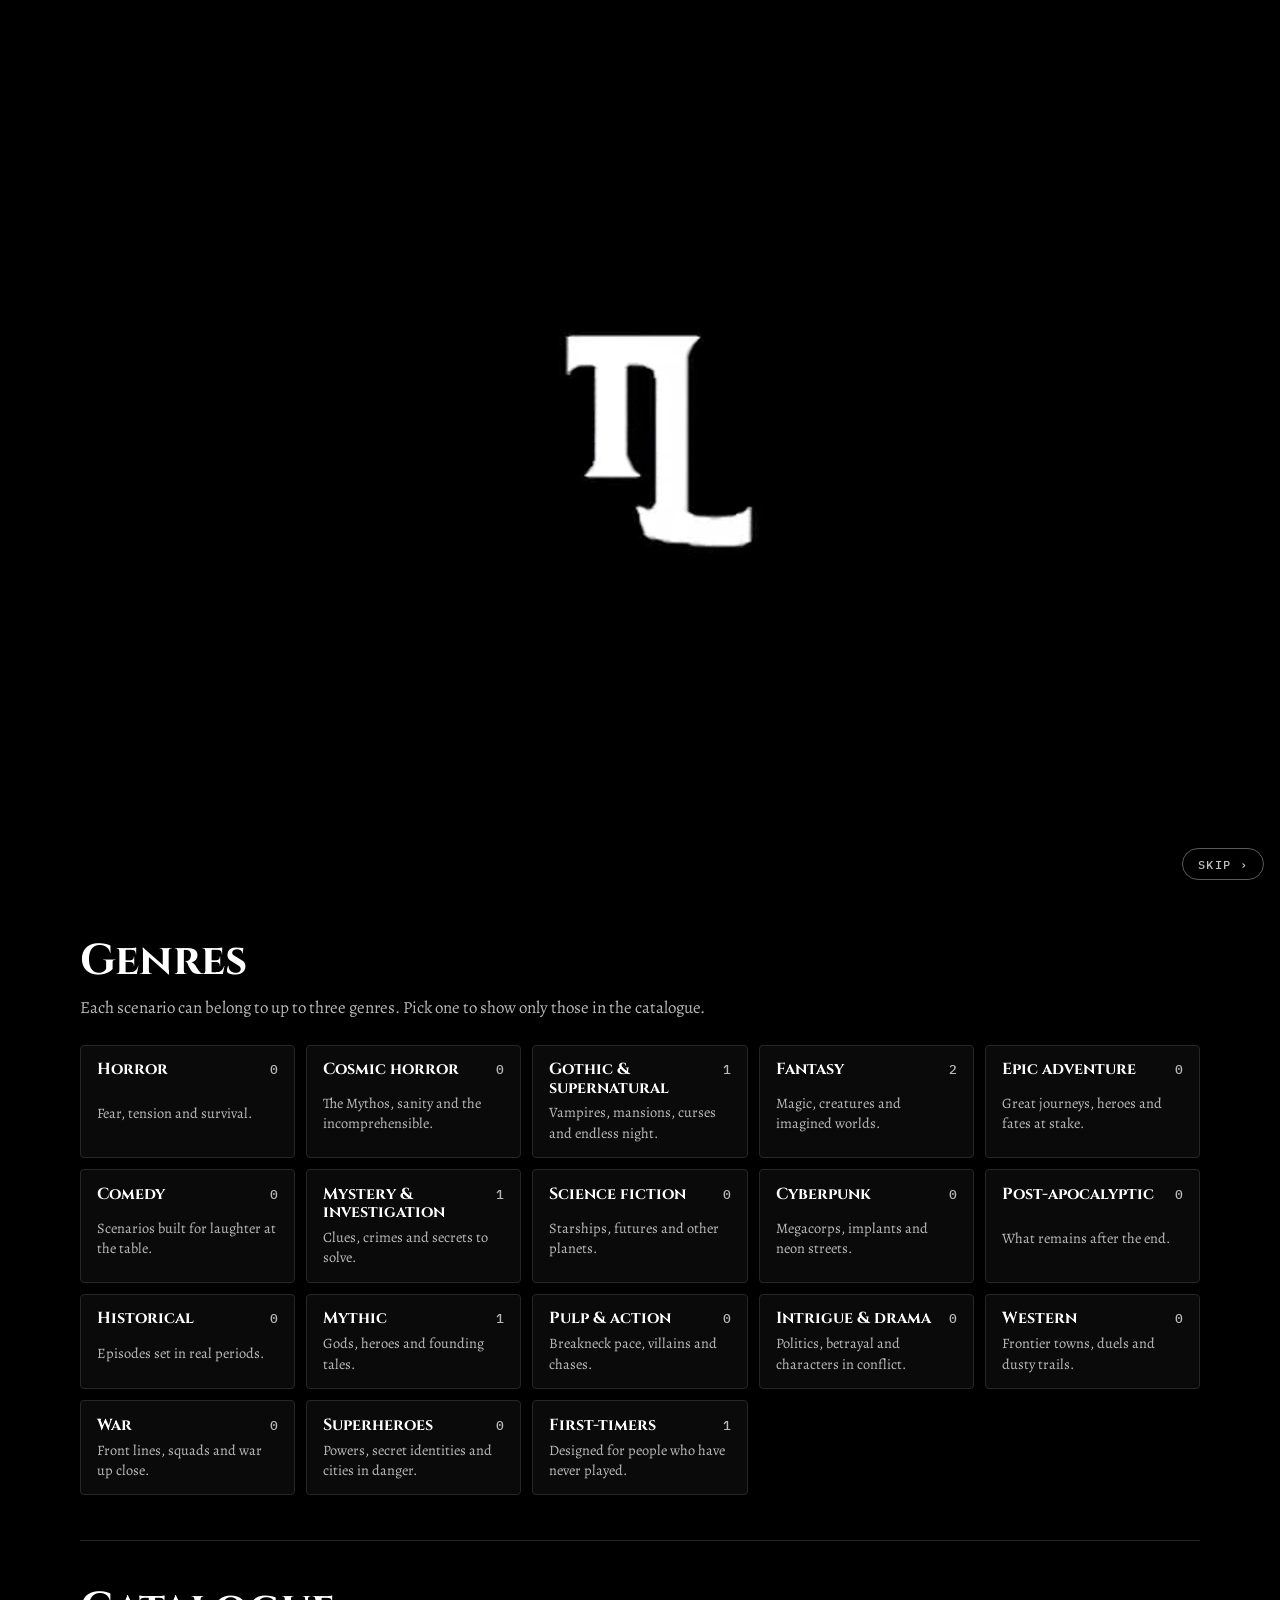
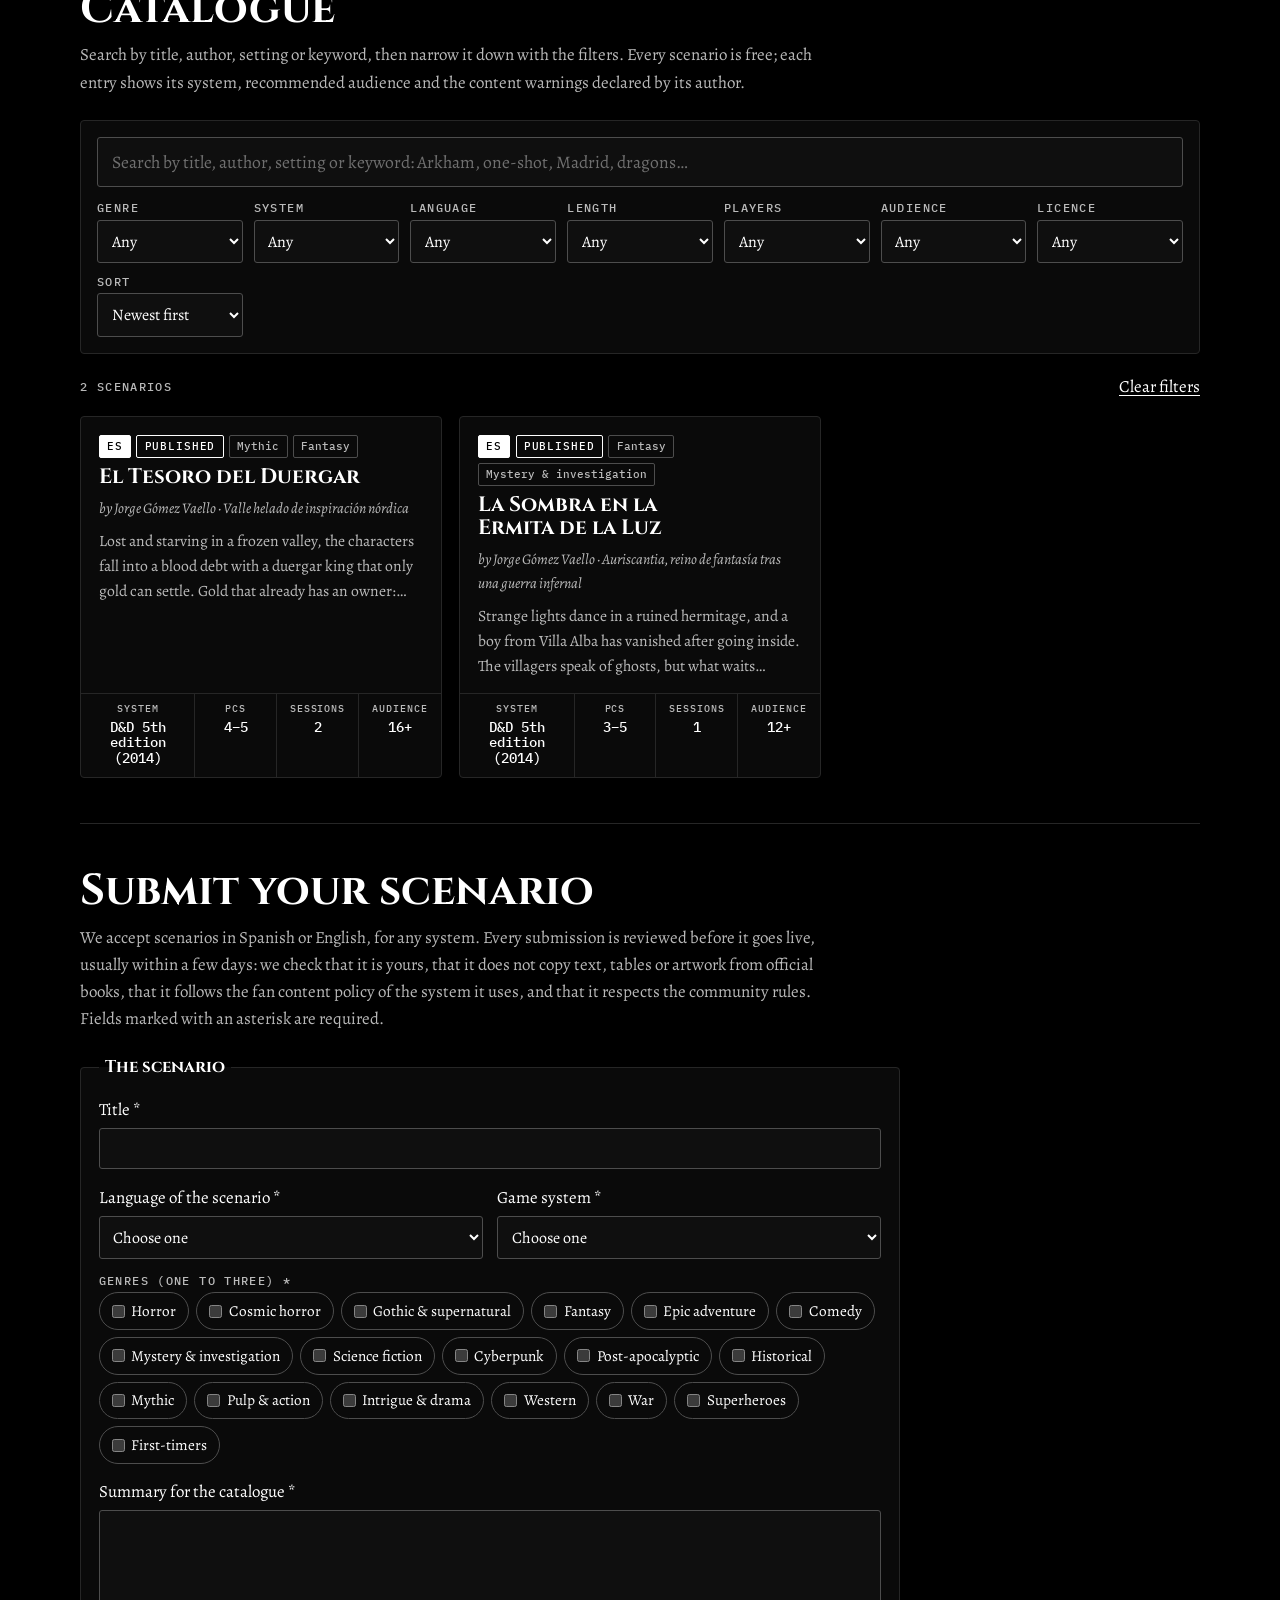
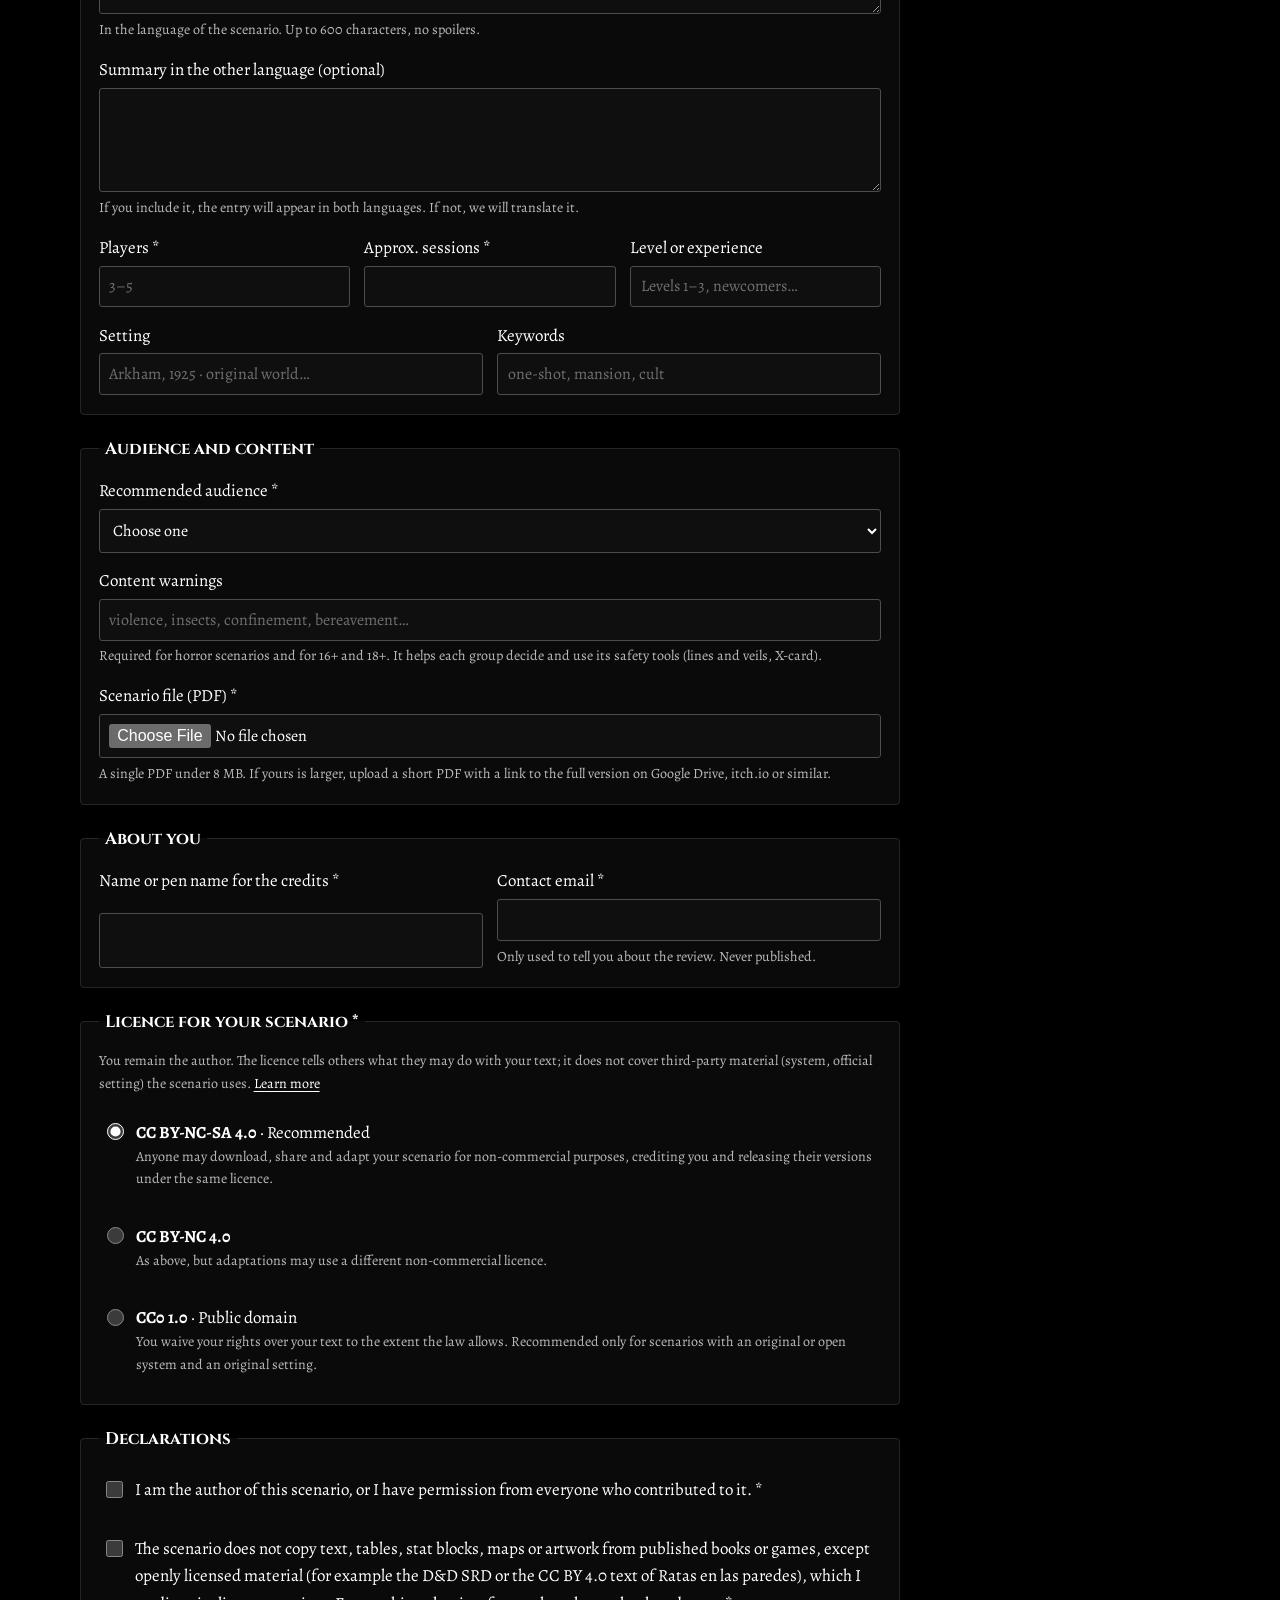
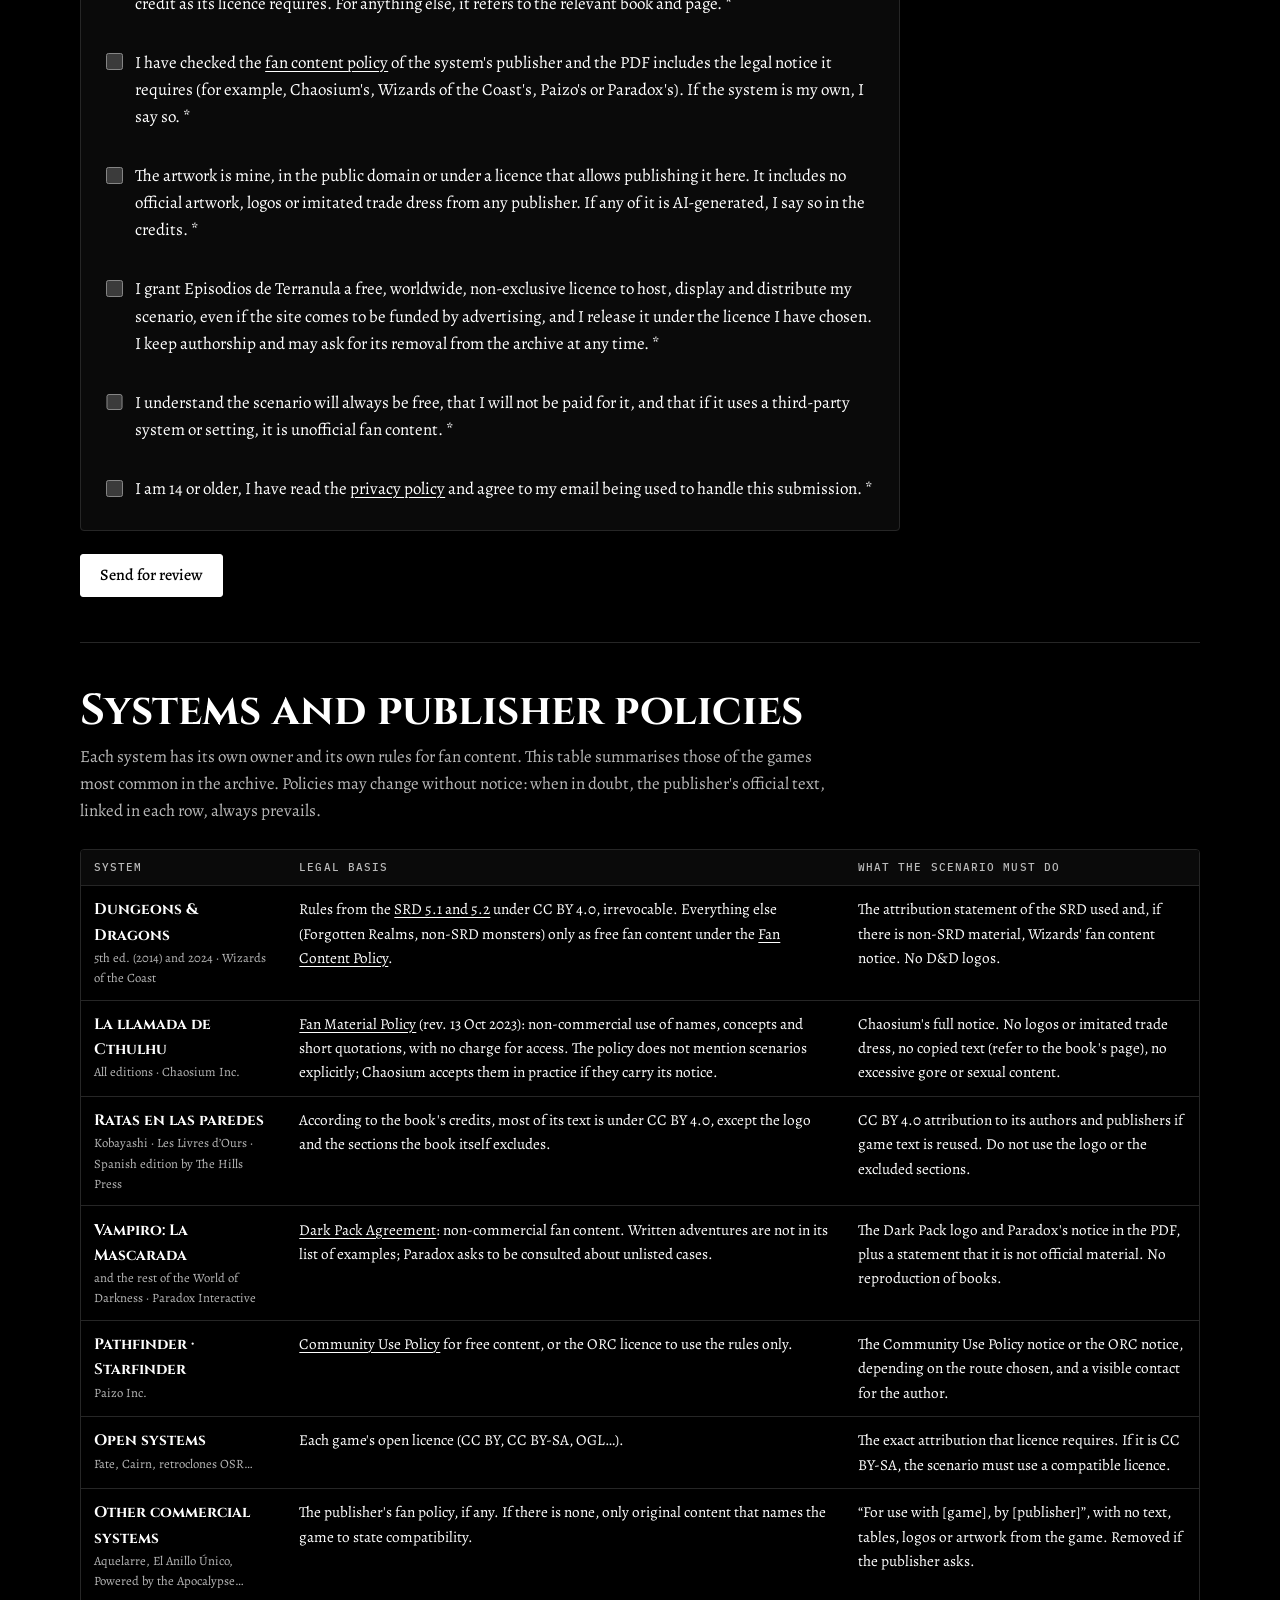
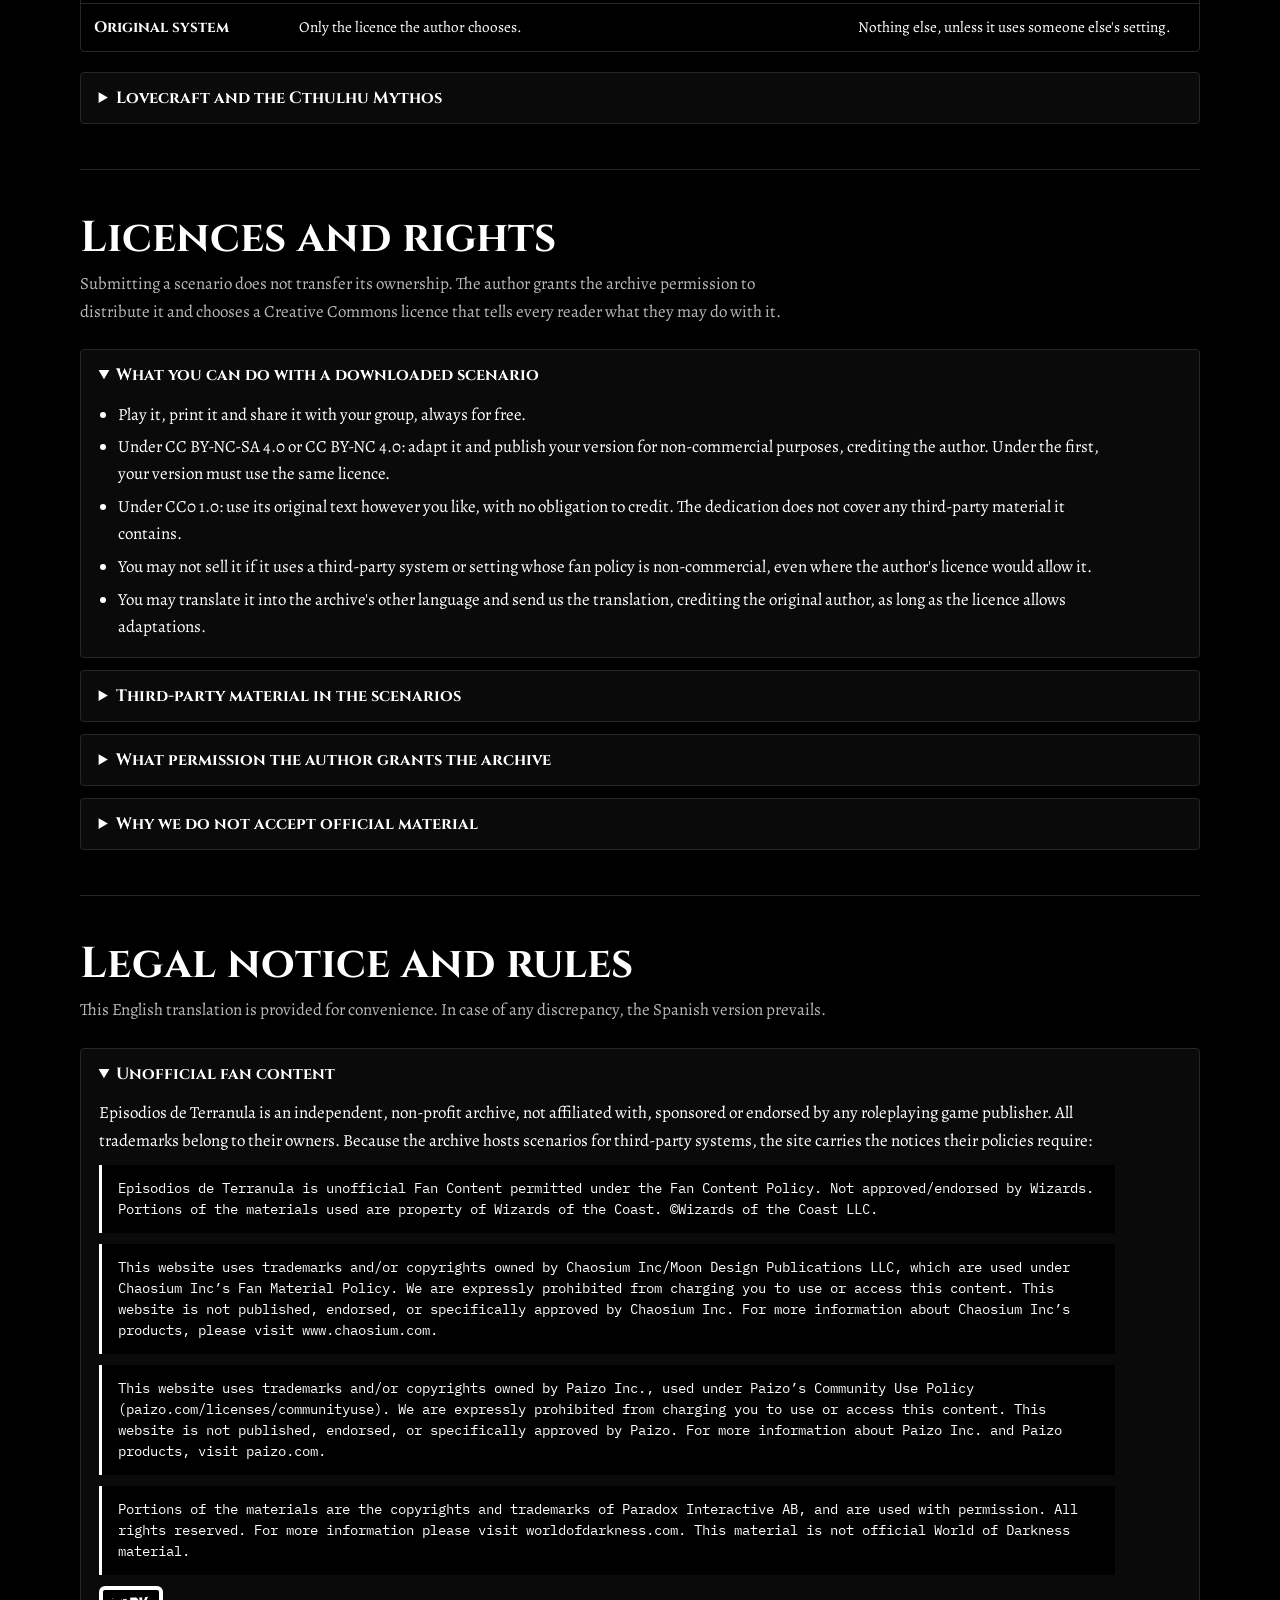
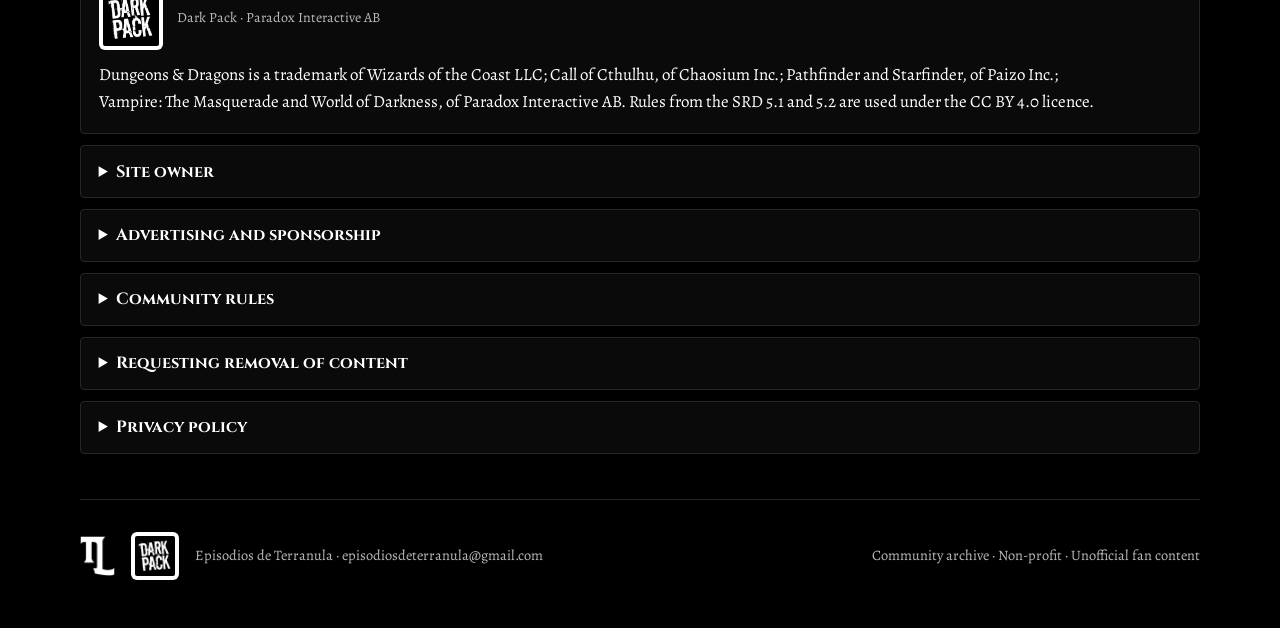
<file: index.html>
<!DOCTYPE html>
<html lang="es" data-lang="es">
<head>
<meta charset="utf-8">
<meta name="viewport" content="width=device-width,initial-scale=1,viewport-fit=cover">
<title>Episodios de Terranula</title>
<meta name="description" content="Archivo comunitario de partidas de rol gratuitas para cualquier sistema: terror, terror cósmico, fantasía, aventura épica, comedia y más. A community archive of free tabletop RPG scenarios for any system.">
<meta name="theme-color" content="#000000">
<link rel="icon" type="image/png" sizes="32x32" href="favicon-32.png">
<link rel="icon" type="image/png" href="favicon.png">
<link rel="apple-touch-icon" href="apple-touch-icon.png">
<link rel="manifest" href="site.webmanifest">
<meta name="apple-mobile-web-app-capable" content="yes">
<meta name="mobile-web-app-capable" content="yes">
<meta name="apple-mobile-web-app-title" content="Terranula">
<meta name="apple-mobile-web-app-status-bar-style" content="black">
<link rel="stylesheet" href="fonts/fonts.css">
<script>
/* Idioma inicial: ?lang= → preferencia guardada → idioma del navegador */
(function(){
  var l = null, ok = function(x){ return ["es","en","de","fr","it"].indexOf(x) > -1; };
  try { l = new URLSearchParams(location.search).get("lang"); } catch(e){}
  if(!ok(l)){ try { l = localStorage.getItem("et-lang"); } catch(e){} }
  if(!ok(l)){ var n = String(navigator.language || "es").slice(0,2).toLowerCase(); l = ok(n) ? n : "en"; }
  document.documentElement.setAttribute("data-lang", l);
  document.documentElement.lang = l;
})();
</script>
<style>
/* Episodios de Terranula — misma arquitectura que Códice Errante: portada como libro abierto (castellano en el verso, inglés en el recto) y el resto del archivo en el idioma activo. Fondo negro, letra blanca. */
:root{
  color-scheme:dark;
  --bg:#000; --surface:#0A0A0A; --page:#050505; --ink:#FFFFFF; --muted:rgba(255,255,255,.72); --faint:rgba(255,255,255,.5);
  --line:#262626; --line2:#4D4D4D; --field:#0F0F0F; --fold:rgba(255,255,255,.07);
  --display:"Cinzel", "Trajan Pro", Georgia, serif;
  --caps:"Cinzel", "Trajan Pro", Georgia, serif;
  --body:"Alegreya", "Palatino Linotype", Georgia, serif;
  --mono:"IBM Plex Mono", ui-monospace, "SFMono-Regular", Consolas, monospace;
}
:root:not([data-lang="en"]) body [lang="en"]:not(.both),
:root:not([data-lang="de"]) body [lang="de"]:not(.both),
:root:not([data-lang="fr"]) body [lang="fr"]:not(.both),
:root:not([data-lang="it"]) body [lang="it"]:not(.both),
:root:not([data-lang="es"]) body [lang="es"]:not(.both){display:none !important}
/* Portada: castellano en el verso; en el recto, inglés o el idioma activo (alemán, francés, italiano) */
.page[lang="de"], .page[lang="fr"], .page[lang="it"]{display:none}
:root[data-lang="de"] .page[lang="de"], :root[data-lang="fr"] .page[lang="fr"], :root[data-lang="it"] .page[lang="it"]{display:flex}
:root[data-lang="de"] .page[lang="en"], :root[data-lang="fr"] .page[lang="en"], :root[data-lang="it"] .page[lang="en"]{display:none}
[hidden]{display:none !important}

*{box-sizing:border-box}
html{scroll-behavior:smooth; background:var(--bg)}
@media (prefers-reduced-motion:reduce){html{scroll-behavior:auto}}
body{background:var(--bg); color:var(--ink); font:400 1.06rem/1.6 var(--body); margin:0;
  padding-top:env(safe-area-inset-top,0px); padding-bottom:env(safe-area-inset-bottom,0px);
  padding-left:max(16px, env(safe-area-inset-left, 0px)); padding-right:max(16px, env(safe-area-inset-right, 0px))}
img{max-width:100%}
.wrap{max-width:1120px; margin:0 auto}
a{color:var(--ink); text-decoration-thickness:1px; text-underline-offset:.18em}
a:focus-visible, button:focus-visible, input:focus-visible, select:focus-visible, textarea:focus-visible, summary:focus-visible{outline:2px solid var(--ink); outline-offset:2px}
h1,h2,h3{text-wrap:balance; line-height:1.1; margin:0; font-weight:400}
h1,h2{font-family:var(--display); font-weight:700}
@font-face{font-family:"LifeCraft"; src:url("lifecraft-terranula.woff2") format("woff2"); font-display:swap}
h3{font-family:var(--caps); font-weight:700}
p{margin:0}
.label{font:500 .72rem/1.2 var(--mono); letter-spacing:.12em; text-transform:uppercase; color:var(--muted)}
.sr{position:absolute; width:1px; height:1px; overflow:hidden; clip:rect(0 0 0 0); white-space:nowrap}

/* Navegación */
nav{display:flex; flex-wrap:wrap; gap:.7rem 1.4rem; align-items:center; justify-content:space-between; padding-block:1.1rem; border-bottom:1px solid var(--line)}
.brand{color:var(--ink); text-decoration:none; display:flex; gap:.7rem; align-items:center}
.brand img{width:30px; height:auto; flex:none}
.brand small{display:block; font:500 .66rem/1 var(--caps); letter-spacing:.22em; text-transform:uppercase}
.brand b{display:block; font:400 1.45rem/1 "LifeCraft", var(--caps); margin-top:.15rem; letter-spacing:.01em}
.brand b .ini{font-size:calc(1em + 4pt); line-height:1}
.brand .wordmark{display:block; width:141px; height:33px; overflow:visible}
.navr{display:flex; flex-wrap:wrap; align-items:center; gap:.6rem 1.4rem}
nav ul{list-style:none; display:flex; flex-wrap:wrap; gap:.4rem 1.2rem; margin:0; padding:0}
nav ul a{color:var(--muted); text-decoration:none}
nav ul a:hover{color:var(--ink)}
.langs{display:inline-flex; border:1px solid var(--line2); border-radius:99px; padding:3px}
.langs button{font:500 .78rem/1 var(--mono); letter-spacing:.08em; border:0; background:transparent; color:var(--muted); padding:.45rem .75rem; border-radius:99px; cursor:pointer}
.langs button[aria-pressed="true"]{background:var(--ink); color:var(--bg)}

/* Portada */
.hero{padding-block:3rem 2.2rem; display:grid; gap:1.8rem}
.logo{display:block; width:min(680px, 100%); margin:0 auto; height:auto}
.spread{position:relative; display:grid; grid-template-columns:1fr 1fr; background:var(--page); border:1px solid var(--line2); border-radius:4px}
.spread::after{content:""; position:absolute; top:0; bottom:0; left:50%; width:44px; transform:translateX(-50%); pointer-events:none;
  background:linear-gradient(90deg, transparent, var(--fold) 48%, var(--line2) 50%, var(--fold) 52%, transparent)}
.page{padding:2.2rem 2.4rem 2rem; display:flex; flex-direction:column; gap:1rem; min-width:0; transition:color .25s}
.page .folio{display:flex; justify-content:space-between; gap:1rem}
.page h2{font-size:clamp(1.55rem,2.9vw,2.3rem); line-height:1.18}
.page h2 em{font-style:normal; text-decoration:underline; text-decoration-thickness:2px; text-underline-offset:.16em}
.page p{color:var(--muted); font-size:1.08rem; max-width:32em}
.page .foot{margin-top:auto; padding-top:.6rem}
.cta{display:flex; flex-wrap:wrap; gap:.7rem}
.switch{font:italic 400 1rem var(--body); background:none; border:0; padding:0; color:var(--ink); text-decoration:underline; text-underline-offset:.18em; cursor:pointer; text-align:left}
.page:not(.active){color:var(--faint)}
.page:not(.active) h2 em{text-decoration:none}
.page:not(.active) p{color:var(--faint)}
.page:not(.active) .cta{display:none}
.page.active .switch{display:none}
.btn{display:inline-flex; align-items:center; gap:.4rem; font:500 1rem/1 var(--body); padding:.8rem 1.2rem; border-radius:3px; text-decoration:none; border:1px solid var(--ink); color:var(--ink); background:transparent; cursor:pointer}
.btn.primary{background:var(--ink); color:var(--bg)}
.btn[disabled]{opacity:.5; cursor:not-allowed}
.ledger{display:flex; flex-wrap:wrap; gap:.6rem 2.2rem; align-items:baseline; justify-content:center}
.ledger div{display:flex; gap:.6rem; align-items:baseline}
.ledger b{font:500 1.25rem/1 var(--mono); font-variant-numeric:tabular-nums}

section{padding-block:2.8rem; border-top:1px solid var(--line); scroll-margin-top:1rem}
.head{display:grid; gap:.5rem; margin-bottom:1.5rem}
.head h2{font-size:clamp(1.9rem,4.2vw,2.7rem)}
.head p{color:var(--muted); max-width:44em}

/* Géneros */
.genres{display:grid; grid-template-columns:repeat(auto-fill,minmax(200px,1fr)); gap:.7rem}
.genre{display:grid; gap:.35rem; text-align:left; background:var(--surface); border:1px solid var(--line); border-radius:4px; padding:.9rem 1rem; color:var(--ink); font:inherit; cursor:pointer; min-width:0}
.genre:hover, .genre[aria-pressed="true"]{border-color:var(--ink)}
.genre[aria-pressed="true"]{background:#141414}
.genre .gtop{display:flex; justify-content:space-between; align-items:baseline; gap:.6rem}
.genre b{font:700 1rem/1.15 var(--caps)}
.genre .n{font:500 .8rem/1 var(--mono); color:var(--muted); font-variant-numeric:tabular-nums}
.genre span.d{font-size:.9rem; color:var(--muted); line-height:1.4}

/* Buscador y filtros */
.search{display:grid; gap:.9rem; background:var(--surface); border:1px solid var(--line); border-radius:4px; padding:1rem; margin-bottom:1.2rem}
.search input[type=search]{width:100%; font:400 1.1rem var(--body); padding:.75rem .9rem; border:1px solid var(--line2); border-radius:3px; background:var(--field); color:var(--ink)}
.fgrid{display:grid; grid-template-columns:repeat(auto-fit,minmax(140px,1fr)); gap:.7rem}
.fgrid label{display:grid; gap:.3rem; min-width:0}
select, .form input, .form textarea{font:400 1rem var(--body); padding:.55rem .6rem; border:1px solid var(--line2); border-radius:3px; background:var(--field); color:var(--ink); width:100%; min-width:0}
::placeholder{color:rgba(255,255,255,.4)}
.bar{display:flex; flex-wrap:wrap; justify-content:space-between; align-items:center; gap:.6rem; margin-bottom:1rem}
.linkbtn{background:none; border:0; color:var(--ink); font:inherit; cursor:pointer; text-decoration:underline; text-underline-offset:.18em; padding:0}

/* Fichas */
.grid{display:grid; grid-template-columns:repeat(auto-fill,minmax(290px,1fr)); gap:1.1rem}
.grid:empty{display:none}
.card{background:var(--surface); border:1px solid var(--line); border-radius:4px; display:flex; flex-direction:column; min-width:0; text-align:left; color:inherit; font:inherit; padding:0; cursor:pointer}
.card:hover{border-color:var(--ink)}
.card .top{padding:1.1rem 1.1rem .9rem; display:grid; gap:.5rem}
.card h3{font-size:1.3rem}
.by{font-size:.92rem; color:var(--muted); font-style:italic}
.card p.sum{color:var(--muted); font-size:.98rem; display:-webkit-box; -webkit-line-clamp:3; -webkit-box-orient:vertical; overflow:hidden}
.note{font-size:.85rem; color:var(--muted); font-style:italic}
.tags{display:flex; flex-wrap:wrap; gap:.35rem}
.status, .tag{font:500 .68rem/1 var(--mono); padding:.32rem .45rem; border-radius:2px}
.status{letter-spacing:.08em; text-transform:uppercase; border:1px solid var(--ink)}
.status.preparacion{border-style:dashed; color:var(--muted)}
.tag{border:1px solid var(--line2); color:var(--muted)}
.tag.lang{background:var(--ink); color:var(--bg); border-color:var(--ink); letter-spacing:.08em}
.tag.age{border-color:var(--ink); color:var(--ink)}
dl.stats{margin:auto 0 0; display:grid; grid-template-columns:1.4fr 1fr 1fr 1fr; border-top:1px solid var(--line)}
dl.stats div{padding:.65rem .3rem; text-align:center; border-right:1px solid var(--line); min-width:0}
dl.stats div:last-child{border-right:0}
dl.stats dt{font:500 .6rem/1 var(--mono); letter-spacing:.1em; text-transform:uppercase; color:var(--muted)}
dl.stats dd{margin:.35rem 0 0; font:500 .85rem/1.15 var(--mono); font-variant-numeric:tabular-nums; overflow-wrap:anywhere}
.empty{padding:2.4rem 1.5rem; text-align:center; color:var(--muted); border:1px dashed var(--line2); border-radius:4px; font-size:1.08rem}

/* Diálogo de ficha */
dialog{border:1px solid var(--line2); border-radius:6px; background:var(--surface); color:var(--ink); width:min(720px, calc(100vw - 32px)); max-height:calc(100vh - 48px); padding:0}
dialog::backdrop{background:rgba(0,0,0,.8)}
.dlg{padding:1.4rem; display:grid; gap:1rem}
.dlg header{display:flex; justify-content:space-between; gap:1rem; align-items:start}
.dlg h3{font-size:clamp(1.5rem,4vw,2rem)}
.x{background:none; border:1px solid var(--line2); border-radius:3px; color:var(--ink); font:500 1rem var(--mono); width:2.2rem; height:2.2rem; cursor:pointer; flex:none}
.facts{display:grid; grid-template-columns:repeat(auto-fit,minmax(140px,1fr)); gap:.6rem; margin:0}
.facts div{border:1px solid var(--line); border-radius:3px; padding:.6rem .7rem; background:var(--bg); min-width:0}
.facts dd{margin:.3rem 0 0; font:500 .92rem var(--mono); overflow-wrap:anywhere}
.warnbox{border:1px dashed var(--line2); border-radius:3px; padding:.7rem .9rem; font-size:.95rem}
.licbox{border-left:3px solid var(--ink); padding:.7rem .9rem; background:var(--bg); font-size:.95rem; display:grid; gap:.5rem}
.actions{display:flex; flex-wrap:wrap; gap:.7rem; align-items:center}

/* Formulario */
.form{display:grid; gap:1.4rem; max-width:820px}
fieldset{border:1px solid var(--line); border-radius:4px; padding:1.1rem 1.1rem 1.2rem; margin:0; display:grid; gap:.9rem; background:var(--surface); min-width:0}
legend{font:700 1.05rem var(--caps); padding:0 .4rem}
.row{display:grid; grid-template-columns:repeat(auto-fit,minmax(180px,1fr)); gap:.9rem}
.field{display:grid; gap:.3rem; min-width:0}
.hint{font-size:.88rem; color:var(--muted)}
.req::after{content:" *"}
.form textarea{min-height:6.5rem; resize:vertical}
.radio, .check{display:grid; grid-template-columns:auto 1fr; gap:.6rem; align-items:start; padding:.55rem .2rem}
.radio input, .check input{margin-top:.3rem; width:1.05rem; height:1.05rem; accent-color:#fff}
.radio small{display:block; color:var(--muted); font-size:.88rem}
.chips{display:flex; flex-wrap:wrap; gap:.45rem}
.chips label{display:inline-flex; align-items:center; gap:.4rem; border:1px solid var(--line2); border-radius:99px; padding:.35rem .75rem; cursor:pointer; font-size:.95rem}
.chips input{accent-color:#fff; margin:0; width:auto; flex:none}
.chips label:has(input:checked){border-color:var(--ink); background:#161616}
.notice{padding:.9rem 1rem; border-radius:4px; border:1px solid var(--ink); background:var(--surface)}
.notice.err{border-style:dashed}
.hp{display:none}

/* Textos legales */
.legal{display:grid; gap:.7rem}
details{border:1px solid var(--line); border-radius:4px; background:var(--surface); min-width:0}
summary{cursor:pointer; padding:.9rem 1.1rem; font:700 1.02rem var(--caps)}
details .in{padding:0 1.1rem 1.1rem; display:grid; gap:.7rem; max-width:62em; overflow-wrap:anywhere; min-width:0}
details ul{margin:0; padding-left:1.2rem; display:grid; gap:.35rem}
blockquote{margin:0; padding:.8rem 1rem; border-left:3px solid var(--ink); font:400 .85rem/1.55 var(--mono); background:var(--bg); overflow-wrap:anywhere}
.tablewrap{overflow-x:auto; border:1px solid var(--line); border-radius:4px}
table{border-collapse:collapse; width:100%; min-width:640px; font-size:.95rem}
th, td{text-align:left; vertical-align:top; padding:.7rem .8rem; border-bottom:1px solid var(--line)}
th{font:500 .68rem/1.2 var(--mono); letter-spacing:.1em; text-transform:uppercase; color:var(--muted); background:var(--surface)}
tr:last-child td{border-bottom:0}
td b{font-family:var(--caps); font-size:.95rem}
td small{display:block; color:var(--muted)}
footer{padding-block:2rem 3rem; color:var(--muted); font-size:.9rem; border-top:1px solid var(--line); display:flex; flex-wrap:wrap; gap:1rem; justify-content:space-between; align-items:center}
footer .marks{display:flex; gap:1rem; align-items:center}
footer .marks img{height:40px; width:auto}
.dp{background:#fff; border-radius:6px; padding:4px; height:auto; display:block}
footer .marks img.dp{height:48px; width:48px}
.dpline{display:flex; gap:.9rem; align-items:center}
.dpline .dp{width:64px; flex:none}

@media (max-width:760px){
  .spread{grid-template-columns:1fr}
  .spread::after{display:none}
  .page{padding:1.5rem 1.2rem}
  .page.active{order:-1}
  .page:not(.active){border-top:1px solid var(--line2)}
  .page:not(.active) p{display:none}
  .page:not(.active) h2{font-size:1.35rem !important}
  .genres{grid-template-columns:1fr 1fr}
  .genre span.d{display:none}
}

/* Animación de entrada */
#intro{position:fixed; inset:0; z-index:1000; background:#000; display:grid; place-items:center; transition:opacity .7s ease}
#intro video{width:min(100vw, 177.78vh); height:auto; max-height:100vh; display:block}
#intro.out{opacity:0; pointer-events:none}
#intro .skip{position:absolute; right:max(16px, env(safe-area-inset-right,0px)); bottom:max(20px, env(safe-area-inset-bottom,0px)); font:500 .78rem/1 var(--mono); letter-spacing:.12em; text-transform:uppercase; color:rgba(255,255,255,.75); background:transparent; border:1px solid rgba(255,255,255,.35); border-radius:99px; padding:.55rem .9rem; cursor:pointer}
#intro .skip:hover{color:#fff; border-color:#fff}
html.intro-on, html.intro-on body{overflow:hidden}

/* Aplicación instalable */
.install{display:inline-flex; align-items:center; gap:.35rem; font:500 .78rem/1 var(--mono); letter-spacing:.04em; border:1px solid var(--line2); background:transparent; color:var(--ink); padding:.45rem .8rem; border-radius:99px; cursor:pointer}
.install:hover{border-color:var(--ink)}
#dlgApp{max-width:26rem; width:calc(100% - 2rem); padding:1.4rem 1.5rem; border:1px solid var(--line2); border-radius:6px; background:var(--surface); color:var(--ink)}
#dlgApp::backdrop{background:rgba(0,0,0,.8)}
#dlgApp h3{margin-bottom:.6rem}
#dlgApp ol{padding-left:1.2rem; line-height:1.5; margin:0 0 1rem}
</style>
</head>
<body>
<div id="intro" role="presentation">
  <video id="introVideo" muted playsinline preload="auto" aria-hidden="true">
    <source src="intro.webm" type="video/webm">
    <source src="intro.mp4" type="video/mp4">
  </video>
  <button class="skip" id="introSkip" type="button"><span lang="es">Saltar</span><span lang="en">Skip</span><span lang="de">Überspringen</span><span lang="fr">Passer</span><span lang="it">Salta</span> ›</button>
</div>
<script>
/* Animación de entrada: una vez por visita; se omite si el dispositivo pide reducir animaciones */
(function(){
  var box = document.getElementById("intro"), v = document.getElementById("introVideo"), root = document.documentElement, done = false;
  var seen = false; try { seen = sessionStorage.getItem("et-intro") === "1"; } catch(e){}
  var reduce = window.matchMedia && matchMedia("(prefers-reduced-motion: reduce)").matches;
  function remove(){ if(box && box.parentNode) box.parentNode.removeChild(box); root.classList.remove("intro-on"); }
  if(seen || reduce){ remove(); return; }
  root.classList.add("intro-on");
  function finish(){
    if(done) return; done = true;
    try { sessionStorage.setItem("et-intro", "1"); } catch(e){}
    box.classList.add("out"); root.classList.remove("intro-on");
    setTimeout(remove, 750);
    document.removeEventListener("keydown", onKey);
  }
  function onKey(e){ if(e.key === "Escape" || e.key === "Enter" || e.key === " ") finish(); }
  document.addEventListener("keydown", onKey);
  document.getElementById("introSkip").addEventListener("click", finish);
  v.addEventListener("ended", finish);
  v.addEventListener("error", finish, true);
  var p = v.play(); if(p && p.catch) p.catch(finish);
  /* Si el vídeo no ha empezado en 2,5 s, o algo lo detiene, se cierra solo */
  var start = setTimeout(function(){ if(v.currentTime === 0) finish(); }, 2500);
  setTimeout(finish, 6000);
})();
</script>
<div class="wrap">
<nav aria-label="Principal / Main">
  <a class="brand" href="#inicio" aria-label="Episodios de Terranula">
    <svg class="wordmark" width="141" height="33" viewBox="0 0 141 33" aria-hidden="true">
      <image href="isotipo-tl.png" x="0" y="0.9" width="27.1" height="31.1"/>
      <text x="36" y="24.6" fill="#fff" font-family="LifeCraft, Cinzel, serif"><tspan font-size="32.96">T</tspan><tspan font-size="26.8">erranu</tspan><tspan font-size="32.96">L</tspan><tspan font-size="26.8">a</tspan></text>
      <text x="51.7" y="7.4" fill="#fff" font-family="Cinzel, Georgia, serif" font-weight="700" font-size="8.3" textLength="63.5" lengthAdjust="spacing">EPISODIOS DE</text>
    </svg>
  </a>
  <div class="navr">
    <ul>
      <li><a href="#generos"><span lang="es">Géneros</span><span lang="en">Genres</span><span lang="de">Genres</span><span lang="fr">Genres</span><span lang="it">Generi</span></a></li>
      <li><a href="#catalogo"><span lang="es">Catálogo</span><span lang="en">Catalogue</span><span lang="de">Katalog</span><span lang="fr">Catalogue</span><span lang="it">Catalogo</span></a></li>
      <li><a href="#enviar"><span lang="es">Envía tu partida</span><span lang="en">Submit yours</span><span lang="de">Szenario einreichen</span><span lang="fr">Proposer une partie</span><span lang="it">Invia la tua</span></a></li>
      <li><a href="#sistemas"><span lang="es">Sistemas y licencias</span><span lang="en">Systems &amp; licences</span><span lang="de">Systeme &amp; Lizenzen</span><span lang="fr">Systèmes &amp; licences</span><span lang="it">Sistemi e licenze</span></a></li>
      <li data-yt hidden><a class="ytlink" target="_blank" rel="noopener">YouTube</a></li>
      <li><a href="#legal"><span lang="es">Aviso legal</span><span lang="en">Legal</span><span lang="de">Impressum</span><span lang="fr">Mentions légales</span><span lang="it">Note legali</span></a></li>
    </ul>
    <button type="button" class="install" id="btnInstall" hidden><svg viewBox="0 0 24 24" width="15" height="15" aria-hidden="true"><path d="M12 3v12m0 0-5-5m5 5 5-5M5 20h14" fill="none" stroke="currentColor" stroke-width="2" stroke-linecap="round" stroke-linejoin="round"/></svg><span lang="es">Instalar la app</span><span lang="en">Install the app</span><span lang="de">App installieren</span><span lang="fr">Installer l’appli</span><span lang="it">Installa l’app</span></button>
    <div class="langs" role="group" aria-label="Idioma / Language">
      <button type="button" data-setlang="es" aria-pressed="true" title="Español">ES</button>
      <button type="button" data-setlang="en" aria-pressed="false" title="English">EN</button>
      <button type="button" data-setlang="de" aria-pressed="false" title="Deutsch">DE</button>
      <button type="button" data-setlang="fr" aria-pressed="false" title="Français">FR</button>
      <button type="button" data-setlang="it" aria-pressed="false" title="Italiano">IT</button>
    </div>
  </div>
</nav>

<header class="hero" id="inicio">
  <h1 class="sr">Episodios de Terranula</h1>
  <img class="logo" src="logo-terranula.png" alt="Episodios de Terranula" width="1042" height="252">
  <div class="spread">
    <article class="page both" lang="es">
      <div class="folio"><span class="label">Castellano</span><span class="label">Hecho por la comunidad · Gratis</span></div>
      <h2>Partidas escritas por la comunidad, <em>para cualquier mesa y cualquier sistema</em>.</h2>
      <p>Terror cósmico para La llamada de Cthulhu, crónicas de Vampiro, mazmorras de D&amp;D, comedias de una tarde o sistemas propios. Busca por género, sistema o duración, descarga la partida gratis y llévala a tu mesa. Si has escrito la tuya, envíala: tras una revisión quedará disponible para cualquiera.</p>
      <div class="foot">
        <div class="cta"><a class="btn primary" href="#catalogo">Buscar partidas</a><a class="btn" href="#enviar">Enviar la mía</a></div>
        <button class="switch" type="button" data-setlang="es">Leer la web en castellano</button>
      </div>
    </article>
    <article class="page both" lang="en">
      <div class="folio"><span class="label">English</span><span class="label">Community-made · Free</span></div>
      <h2>Scenarios written by the community, <em>for every table and every system</em>.</h2>
      <p>Cosmic horror for Call of Cthulhu, Vampire chronicles, D&amp;D dungeons, one-evening comedies or home-grown systems. Search by genre, system or length, download the scenario for free and bring it to your table. If you have written one, send it in: once reviewed, anyone can use it.</p>
      <div class="foot">
        <div class="cta"><a class="btn primary" href="#catalogo">Browse scenarios</a><a class="btn" href="#enviar">Submit mine</a></div>
        <button class="switch" type="button" data-setlang="en">Read the site in English</button>
      </div>
    </article>
    <article class="page both" lang="de">
      <div class="folio"><span class="label">Deutsch</span><span class="label">Fan-Werk · Kostenlos</span></div>
      <h2>Szenarien aus der Community, <em>für jeden Spieltisch und jedes System</em>.</h2>
      <p>Kosmischer Horror für Call of Cthulhu, Vampire-Chroniken, D&amp;D-Dungeons, Komödien für einen Abend oder eigene Systeme. Suche nach Genre, System oder Dauer, lade das Szenario kostenlos herunter und bring es an deinen Tisch. Hast du selbst eines geschrieben, reiche es ein: Nach der Prüfung kann es jeder nutzen.</p>
      <div class="foot">
        <div class="cta"><a class="btn primary" href="#catalogo">Szenarien durchsuchen</a><a class="btn" href="#enviar">Meines einreichen</a></div>
        <button class="switch" type="button" data-setlang="de">Website auf Deutsch lesen</button>
      </div>
    </article>
    <article class="page both" lang="fr">
      <div class="folio"><span class="label">Français</span><span class="label">Fait par des fans · Gratuit</span></div>
      <h2>Des parties écrites par la communauté, <em>pour toutes les tables et tous les systèmes</em>.</h2>
      <p>De l’horreur cosmique pour L’Appel de Cthulhu, des chroniques de Vampire, des donjons de D&amp;D, des comédies d’un soir ou des systèmes maison. Cherchez par genre, système ou durée, téléchargez la partie gratuitement et apportez-la à votre table. Si vous en avez écrit une, proposez-la : après relecture, chacun pourra l’utiliser.</p>
      <div class="foot">
        <div class="cta"><a class="btn primary" href="#catalogo">Parcourir les parties</a><a class="btn" href="#enviar">Proposer la mienne</a></div>
        <button class="switch" type="button" data-setlang="fr">Lire le site en français</button>
      </div>
    </article>
    <article class="page both" lang="it">
      <div class="folio"><span class="label">Italiano</span><span class="label">Fatto dai fan · Gratis</span></div>
      <h2>Avventure scritte dalla comunità, <em>per ogni tavolo e ogni sistema</em>.</h2>
      <p>Orrore cosmico per Il Richiamo di Cthulhu, cronache di Vampiri, dungeon di D&amp;D, commedie di una sera o sistemi fatti in casa. Cerca per genere, sistema o durata, scarica l’avventura gratis e portala al tuo tavolo. Se ne hai scritta una, inviala: dopo la revisione, chiunque potrà usarla.</p>
      <div class="foot">
        <div class="cta"><a class="btn primary" href="#catalogo">Sfoglia le avventure</a><a class="btn" href="#enviar">Invia la mia</a></div>
        <button class="switch" type="button" data-setlang="it">Leggi il sito in italiano</button>
      </div>
    </article>
  </div>
  <div class="ledger" aria-live="polite">
    <div><b id="nPub">0</b><span class="label"><span lang="es">Publicadas</span><span lang="en">Published</span><span lang="de">Veröffentlicht</span><span lang="fr">Publiées</span><span lang="it">Pubblicate</span></span></div>
    <div><b id="nPrep">0</b><span class="label"><span lang="es">En preparación</span><span lang="en">In progress</span><span lang="de">In Arbeit</span><span lang="fr">En préparation</span><span lang="it">In preparazione</span></span></div>
    <div><b id="nSys">0</b><span class="label"><span lang="es">Sistemas</span><span lang="en">Systems</span><span lang="de">Systeme</span><span lang="fr">Systèmes</span><span lang="it">Sistemi</span></span></div>
    <div><b id="nGen">18</b><span class="label"><span lang="es">Géneros</span><span lang="en">Genres</span><span lang="de">Genres</span><span lang="fr">Genres</span><span lang="it">Generi</span></span></div>
  </div>
</header>

<section id="generos">
  <div class="head">
    <h2><span lang="es">Géneros</span><span lang="en">Genres</span><span lang="de">Genres</span><span lang="fr">Genres</span><span lang="it">Generi</span></h2>
    <p><span lang="es">Cada partida puede pertenecer a un máximo de tres géneros. Pulsa uno para ver solo las suyas en el catálogo.</span><span lang="en">Each scenario can belong to up to three genres. Pick one to show only those in the catalogue.</span><span lang="de">Jedes Szenario kann bis zu drei Genres angehören. Wähle eines, um im Katalog nur dessen Szenarien zu sehen.</span><span lang="fr">Chaque partie peut appartenir à trois genres au plus. Choisissez-en un pour n’afficher que ses parties dans le catalogue.</span><span lang="it">Ogni avventura può appartenere a un massimo di tre generi. Scegline uno per vedere solo le sue nel catalogo.</span></p>
  </div>
  <div class="genres" id="genres"></div>
</section>

<section id="catalogo">
  <div class="head">
    <h2><span lang="es">Catálogo</span><span lang="en">Catalogue</span><span lang="de">Katalog</span><span lang="fr">Catalogue</span><span lang="it">Catalogo</span></h2>
    <p><span lang="es">Busca por título, autor, ambientación o palabra clave, y afina con los filtros. Todas las partidas son gratuitas; cada ficha indica su sistema, su público recomendado y las advertencias de contenido que ha declarado el autor.</span><span lang="en">Search by title, author, setting or keyword, then narrow it down with the filters. Every scenario is free; each entry shows its system, recommended audience and the content warnings declared by its author.</span><span lang="de">Suche nach Titel, Autor, Schauplatz oder Stichwort und grenze die Ergebnisse mit den Filtern ein. Alle Szenarien sind kostenlos; jeder Eintrag zeigt System, empfohlenes Publikum und die vom Autor angegebenen Inhaltswarnungen.</span><span lang="fr">Cherchez par titre, auteur, cadre ou mot-clé, puis affinez avec les filtres. Toutes les parties sont gratuites ; chaque fiche indique son système, son public recommandé et les avertissements de contenu déclarés par l’auteur.</span><span lang="it">Cerca per titolo, autore, ambientazione o parola chiave e affina con i filtri. Tutte le avventure sono gratuite; ogni scheda indica il sistema, il pubblico consigliato e gli avvisi sui contenuti dichiarati dall’autore.</span></p>
  </div>

  <div class="search" role="search">
    <label class="sr" for="q"><span lang="es">Buscar partidas</span><span lang="en">Search scenarios</span><span lang="de">Szenarien suchen</span><span lang="fr">Rechercher des parties</span><span lang="it">Cerca avventure</span></label>
    <input type="search" id="q" autocomplete="off"
      data-ph-es="Busca por título, autor, ambientación o palabra clave: Arkham, one-shot, Madrid, dragones…"
      data-ph-en="Search by title, author, setting or keyword: Arkham, one-shot, Madrid, dragons…" data-ph-de="Suche nach Titel, Autor, Schauplatz oder Stichwort: Arkham, One-Shot, Madrid, Drachen…" data-ph-fr="Cherchez par titre, auteur, cadre ou mot-clé : Arkham, one-shot, Madrid, dragons…" data-ph-it="Cerca per titolo, autore, ambientazione o parola chiave: Arkham, one-shot, Madrid, draghi…">
    <div class="fgrid">
      <label><span class="label"><span lang="es">Género</span><span lang="en">Genre</span><span lang="de">Genre</span><span lang="fr">Genre</span><span lang="it">Genere</span></span><select id="fGen"></select></label>
      <label><span class="label"><span lang="es">Sistema</span><span lang="en">System</span><span lang="de">System</span><span lang="fr">Système</span><span lang="it">Sistema</span></span><select id="fSis"></select></label>
      <label><span class="label"><span lang="es">Idioma</span><span lang="en">Language</span><span lang="de">Sprache</span><span lang="fr">Langue</span><span lang="it">Lingua</span></span>
        <select id="fIdioma"><option value="" data-en="Any" data-de="Beliebig" data-fr="Indifférent" data-it="Qualsiasi">Cualquiera</option><option value="es" data-en="Spanish" data-de="Spanisch" data-fr="Espagnol" data-it="Spagnolo">Español</option><option value="en" data-en="English" data-de="Englisch" data-fr="Anglais" data-it="Inglese">Inglés</option></select></label>
      <label><span class="label"><span lang="es">Duración</span><span lang="en">Length</span><span lang="de">Dauer</span><span lang="fr">Durée</span><span lang="it">Durata</span></span>
        <select id="fDur"><option value="" data-en="Any" data-de="Beliebig" data-fr="Indifférent" data-it="Qualsiasi">Cualquiera</option><option value="1" data-en="One-shot" data-de="Eine Sitzung" data-fr="Une séance" data-it="Una sessione">Una sesión</option><option value="2-4" data-en="2–4 sessions" data-de="2–4 Sitzungen" data-fr="2–4 séances" data-it="2–4 sessioni">2–4 sesiones</option><option value="5-999" data-en="Campaign (5+)" data-de="Kampagne (5+)" data-fr="Campagne (5+)" data-it="Campagna (5+)">Campaña (5 o más)</option></select></label>
      <label><span class="label"><span lang="es">Jugadores</span><span lang="en">Players</span><span lang="de">Spieler</span><span lang="fr">Joueurs</span><span lang="it">Giocatori</span></span>
        <select id="fPj"><option value="" data-en="Any" data-de="Beliebig" data-fr="Indifférent" data-it="Qualsiasi">Cualquiera</option><option value="1" data-en="1 (solo)" data-de="1 (solo)" data-fr="1 (en solo)" data-it="1 (in solitario)">1 (en solitario)</option><option value="2">2</option><option value="3">3</option><option value="4">4</option><option value="5">5</option><option value="6" data-en="6 or more" data-de="6 oder mehr" data-fr="6 ou plus" data-it="6 o più">6 o más</option></select></label>
      <label><span class="label"><span lang="es">Público</span><span lang="en">Audience</span><span lang="de">Publikum</span><span lang="fr">Public</span><span lang="it">Pubblico</span></span>
        <select id="fPub"><option value="" data-en="Any" data-de="Beliebig" data-fr="Indifférent" data-it="Qualsiasi">Cualquiera</option><option value="tp" data-en="All ages" data-de="Alle Altersstufen" data-fr="Tout public" data-it="Per tutti">Todos los públicos</option><option value="12" data-en="Up to 12+" data-de="Bis ab 12" data-fr="Jusqu’à 12+" data-it="Fino a +12">Hasta +12</option><option value="16" data-en="Up to 16+" data-de="Bis ab 16" data-fr="Jusqu’à 16+" data-it="Fino a +16">Hasta +16</option></select></label>
      <label><span class="label"><span lang="es">Licencia</span><span lang="en">Licence</span><span lang="de">Lizenz</span><span lang="fr">Licence</span><span lang="it">Licenza</span></span>
        <select id="fLic"><option value="" data-en="Any" data-de="Beliebig" data-fr="Indifférent" data-it="Qualsiasi">Cualquiera</option><option>CC BY-NC-SA 4.0</option><option>CC BY-NC 4.0</option><option>CC0 1.0</option></select></label>
      <label><span class="label"><span lang="es">Ordenar</span><span lang="en">Sort</span><span lang="de">Sortieren</span><span lang="fr">Trier</span><span lang="it">Ordina</span></span>
        <select id="fOrden"><option value="reciente" data-en="Newest first" data-de="Neueste zuerst" data-fr="Plus récentes" data-it="Più recenti">Más recientes</option><option value="titulo" data-en="Title (A–Z)" data-de="Titel (A–Z)" data-fr="Titre (A–Z)" data-it="Titolo (A–Z)">Título (A–Z)</option><option value="corta" data-en="Shortest first" data-de="Kürzeste zuerst" data-fr="Plus courtes d’abord" data-it="Più brevi prima">Más cortas primero</option></select></label>
    </div>
  </div>

  <div class="bar"><span class="label" id="count" aria-live="polite"></span><button class="linkbtn" id="reset" type="button"><span lang="es">Quitar filtros</span><span lang="en">Clear filters</span><span lang="de">Filter zurücksetzen</span><span lang="fr">Effacer les filtres</span><span lang="it">Rimuovi filtri</span></button></div>
  <div class="grid" id="grid"></div>
  <p class="empty" id="empty" hidden></p>
</section>

<dialog id="dlg" aria-labelledby="dTitle">
  <div class="dlg">
    <header>
      <div style="display:grid; gap:.5rem">
        <div class="tags" id="dTags"></div>
        <h3 id="dTitle"></h3>
        <span class="by" id="dBy"></span>
      </div>
      <button class="x" id="dClose" type="button" aria-label="Cerrar / Close">×</button>
    </header>
    <p id="dSum"></p>
    <dl class="facts" id="dFacts"></dl>
    <div class="warnbox" id="dWarn" hidden></div>
    <div class="licbox" id="dLic"></div>
    <div class="actions" id="dAct"></div>
  </div>
</dialog>

<section id="enviar">
  <div class="head">
    <h2><span lang="es">Envía tu partida</span><span lang="en">Submit your scenario</span><span lang="de">Reiche dein Szenario ein</span><span lang="fr">Proposez votre partie</span><span lang="it">Invia la tua avventura</span></h2>
    <p><span lang="es">Aceptamos partidas en español o en inglés, para cualquier sistema. Todos los envíos se revisan antes de publicarse, normalmente en unos días: comprobamos que la partida sea tuya, que no copie texto, tablas ni ilustraciones de libros oficiales, que cumpla la política de contenido de fans del sistema que usa y que respete las normas de la comunidad. Los campos con asterisco son obligatorios.</span><span lang="en">We accept scenarios in Spanish or English, for any system. Every submission is reviewed before it goes live, usually within a few days: we check that it is yours, that it does not copy text, tables or artwork from official books, that it follows the fan content policy of the system it uses, and that it respects the community rules. Fields marked with an asterisk are required.</span><span lang="de">Wir nehmen Szenarien auf Spanisch oder Englisch für jedes System an. Jede Einreichung wird vor der Veröffentlichung geprüft, meist innerhalb weniger Tage: Wir prüfen, ob sie von dir stammt, ob sie keine Texte, Tabellen oder Illustrationen aus offiziellen Büchern kopiert, ob sie die Fan-Content-Richtlinie des verwendeten Systems einhält und ob sie die Gemeinschaftsregeln respektiert. Mit Sternchen markierte Felder sind Pflichtfelder.</span><span lang="fr">Nous acceptons les parties en espagnol ou en anglais, pour tout système. Chaque envoi est relu avant publication, en général en quelques jours : nous vérifions qu’il est bien de vous, qu’il ne copie ni texte, ni tableau, ni illustration de livres officiels, qu’il respecte la politique de contenu de fans du système utilisé et les règles de la communauté. Les champs marqués d’un astérisque sont obligatoires.</span><span lang="it">Accettiamo avventure in spagnolo o in inglese, per qualsiasi sistema. Ogni invio viene revisionato prima della pubblicazione, di solito in pochi giorni: verifichiamo che sia tuo, che non copi testi, tabelle o illustrazioni da libri ufficiali, che rispetti la politica sui contenuti dei fan del sistema usato e le regole della comunità. I campi con l’asterisco sono obbligatori.</span></p>
  </div>

  <form class="form" id="envio" name="envio-partida" method="POST" action="/gracias.html" data-netlify="true" netlify-honeypot="bot-field" enctype="multipart/form-data" novalidate>
    <input type="hidden" name="form-name" value="envio-partida">
    <input type="hidden" name="idioma-contacto" id="idiomaContacto" value="es">
    <p class="hp"><label>No rellenes este campo / Leave empty: <input name="bot-field" tabindex="-1" autocomplete="off"></label></p>

    <fieldset>
      <legend><span lang="es">La partida</span><span lang="en">The scenario</span><span lang="de">Das Szenario</span><span lang="fr">La partie</span><span lang="it">L’avventura</span></legend>
      <div class="field"><label class="req" for="titulo"><span lang="es">Título</span><span lang="en">Title</span><span lang="de">Titel</span><span lang="fr">Titre</span><span lang="it">Titolo</span></label><input id="titulo" name="titulo" required maxlength="120"></div>
      <div class="row">
        <div class="field"><label class="req" for="idioma"><span lang="es">Idioma de la partida</span><span lang="en">Language of the scenario</span><span lang="de">Sprache des Szenarios</span><span lang="fr">Langue de la partie</span><span lang="it">Lingua dell’avventura</span></label>
          <select id="idioma" name="idioma" required><option value="" data-en="Choose one" data-de="Bitte wählen" data-fr="Choisissez" data-it="Scegli">Elige uno</option><option value="es" data-en="Spanish" data-de="Spanisch" data-fr="Espagnol" data-it="Spagnolo">Español</option><option value="en" data-en="English" data-de="Englisch" data-fr="Anglais" data-it="Inglese">Inglés</option><option value="bi" data-en="Both (bilingual)" data-de="Beide (zweisprachig)" data-fr="Les deux (bilingue)" data-it="Entrambe (bilingue)">Ambos (bilingüe)</option></select></div>
        <div class="field"><label class="req" for="sistema"><span lang="es">Sistema de juego</span><span lang="en">Game system</span><span lang="de">Spielsystem</span><span lang="fr">Système de jeu</span><span lang="it">Sistema di gioco</span></label><select id="sistema" name="sistema" required></select></div>
        <div class="field" id="otroWrap" hidden><label class="req" for="sistemaOtro"><span lang="es">¿Qué sistema?</span><span lang="en">Which system?</span><span lang="de">Welches System?</span><span lang="fr">Quel système ?</span><span lang="it">Quale sistema?</span></label><input id="sistemaOtro" name="sistema-otro" maxlength="80"></div>
      </div>
      <div class="field">
        <span class="label req" id="genLbl"><span lang="es">Géneros (de uno a tres)</span><span lang="en">Genres (one to three)</span><span lang="de">Genres (eins bis drei)</span><span lang="fr">Genres (un à trois)</span><span lang="it">Generi (da uno a tre)</span></span>
        <div class="chips" id="genChips" role="group" aria-labelledby="genLbl"></div>
      </div>
      <div class="field"><label class="req" for="resumen"><span lang="es">Resumen para la ficha</span><span lang="en">Summary for the catalogue</span><span lang="de">Zusammenfassung für den Katalog</span><span lang="fr">Résumé pour la fiche</span><span lang="it">Riassunto per la scheda</span></label><textarea id="resumen" name="resumen" required maxlength="600"></textarea><span class="hint"><span lang="es">En el idioma de la partida. Hasta 600 caracteres, sin destripar el final.</span><span lang="en">In the language of the scenario. Up to 600 characters, no spoilers.</span><span lang="de">In der Sprache des Szenarios. Bis zu 600 Zeichen, ohne das Ende zu verraten.</span><span lang="fr">Dans la langue de la partie. Jusqu’à 600 caractères, sans dévoiler la fin.</span><span lang="it">Nella lingua dell’avventura. Fino a 600 caratteri, senza rivelare il finale.</span></span></div>
      <div class="field"><label for="resumenTrad"><span lang="es">Resumen en el otro idioma (opcional)</span><span lang="en">Summary in the other language (optional)</span><span lang="de">Zusammenfassung in der anderen Sprache (optional)</span><span lang="fr">Résumé dans l’autre langue (facultatif)</span><span lang="it">Riassunto nell’altra lingua (facoltativo)</span></label><textarea id="resumenTrad" name="resumen-traduccion" maxlength="600"></textarea><span class="hint"><span lang="es">Si lo incluyes, la ficha se mostrará en los dos idiomas. Si no, la traduciremos nosotros.</span><span lang="en">If you include it, the entry will appear in both languages. If not, we will translate it.</span><span lang="de">Wenn du sie beifügst, erscheint der Eintrag in beiden Sprachen. Andernfalls übersetzen wir sie.</span><span lang="fr">Si vous l’ajoutez, la fiche apparaîtra dans les deux langues. Sinon, nous la traduirons.</span><span lang="it">Se lo aggiungi, la scheda apparirà in entrambe le lingue. Altrimenti lo tradurremo noi.</span></span></div>
      <div class="row">
        <div class="field"><label class="req" for="jugadores"><span lang="es">Jugadores</span><span lang="en">Players</span><span lang="de">Spieler</span><span lang="fr">Joueurs</span><span lang="it">Giocatori</span></label><input id="jugadores" name="jugadores" placeholder="3–5" required maxlength="10"></div>
        <div class="field"><label class="req" for="sesiones"><span lang="es">Sesiones aprox.</span><span lang="en">Approx. sessions</span><span lang="de">Sitzungen (ca.)</span><span lang="fr">Séances (env.)</span><span lang="it">Sessioni (circa)</span></label><input id="sesiones" name="sesiones" type="number" min="1" max="999" required></div>
        <div class="field"><label for="nivel"><span lang="es">Nivel o experiencia</span><span lang="en">Level or experience</span><span lang="de">Stufe oder Erfahrung</span><span lang="fr">Niveau ou expérience</span><span lang="it">Livello o esperienza</span></label><input id="nivel" name="nivel" maxlength="60" data-ph-es="Niveles 1–3, novatos…" data-ph-en="Levels 1–3, newcomers…" data-ph-de="Stufen 1–3, Einsteiger…" data-ph-fr="Niveaux 1–3, débutants…" data-ph-it="Livelli 1–3, principianti…"></div>
      </div>
      <div class="row">
        <div class="field"><label for="ambientacion"><span lang="es">Ambientación</span><span lang="en">Setting</span><span lang="de">Schauplatz</span><span lang="fr">Cadre</span><span lang="it">Ambientazione</span></label><input id="ambientacion" name="ambientacion" maxlength="80" data-ph-es="Arkham, 1925 · mundo propio…" data-ph-en="Arkham, 1925 · original world…" data-ph-de="Arkham, 1925 · eigene Welt…" data-ph-fr="Arkham, 1925 · univers original…" data-ph-it="Arkham, 1925 · mondo originale…"></div>
        <div class="field"><label for="etiquetas"><span lang="es">Palabras clave</span><span lang="en">Keywords</span><span lang="de">Stichwörter</span><span lang="fr">Mots-clés</span><span lang="it">Parole chiave</span></label><input id="etiquetas" name="etiquetas" maxlength="160" data-ph-es="one-shot, mansión, culto" data-ph-en="one-shot, mansion, cult" data-ph-de="One-Shot, Herrenhaus, Kult" data-ph-fr="one-shot, manoir, culte" data-ph-it="one-shot, villa, culto"></div>
      </div>
    </fieldset>

    <fieldset>
      <legend><span lang="es">Público y contenido</span><span lang="en">Audience and content</span><span lang="de">Publikum und Inhalt</span><span lang="fr">Public et contenu</span><span lang="it">Pubblico e contenuti</span></legend>
      <div class="row">
        <div class="field"><label class="req" for="publico"><span lang="es">Público recomendado</span><span lang="en">Recommended audience</span><span lang="de">Empfohlenes Publikum</span><span lang="fr">Public recommandé</span><span lang="it">Pubblico consigliato</span></label>
          <select id="publico" name="publico" required><option value="" data-en="Choose one" data-de="Bitte wählen" data-fr="Choisissez" data-it="Scegli">Elige uno</option><option value="tp" data-en="All ages" data-de="Alle Altersstufen" data-fr="Tout public" data-it="Per tutti">Todos los públicos</option><option value="12" data-en="12+" data-de="ab 12" data-fr="12+" data-it="+12">+12</option><option value="16" data-en="16+" data-de="ab 16" data-fr="16+" data-it="+16">+16</option><option value="18" data-en="18+ (mature themes)" data-de="ab 18 (Themen für Erwachsene)" data-fr="18+ (thèmes adultes)" data-it="+18 (temi per adulti)">+18 (temas adultos)</option></select></div>
      </div>
      <div class="field"><label for="advertencias"><span lang="es">Advertencias de contenido</span><span lang="en">Content warnings</span><span lang="de">Inhaltswarnungen</span><span lang="fr">Avertissements de contenu</span><span lang="it">Avvisi sui contenuti</span></label><input id="advertencias" name="advertencias" maxlength="240" data-ph-es="violencia, insectos, encierro, pérdida de un familiar…" data-ph-en="violence, insects, confinement, bereavement…" data-ph-de="Gewalt, Insekten, Eingesperrtsein, Trauer…" data-ph-fr="violence, insectes, enfermement, deuil…" data-ph-it="violenza, insetti, reclusione, lutto…"><span class="hint"><span lang="es">Obligatorio si la partida es de terror o para +16 y +18. Ayuda a cada grupo a decidir y a usar sus herramientas de seguridad (líneas y velos, carta X).</span><span lang="en">Required for horror scenarios and for 16+ and 18+. It helps each group decide and use its safety tools (lines and veils, X-card).</span><span lang="de">Pflicht bei Horror-Szenarien sowie ab 16 und ab 18. Sie helfen jeder Gruppe bei der Entscheidung und beim Einsatz ihrer Sicherheitswerkzeuge (Lines &amp; Veils, X-Karte).</span><span lang="fr">Obligatoires pour les parties d’horreur et pour les publics 16+ et 18+. Ils aident chaque groupe à décider et à utiliser ses outils de sécurité (lignes et voiles, carte X).</span><span lang="it">Obbligatori per le avventure horror e per +16 e +18. Aiutano ogni gruppo a decidere e a usare i propri strumenti di sicurezza (linee e veli, carta X).</span></span></div>
      <div class="field"><label class="req" for="archivo"><span lang="es">Archivo de la partida (PDF)</span><span lang="en">Scenario file (PDF)</span><span lang="de">Szenariodatei (PDF)</span><span lang="fr">Fichier de la partie (PDF)</span><span lang="it">File dell’avventura (PDF)</span></label><input id="archivo" name="archivo" type="file" accept="application/pdf,.pdf" required><span class="hint"><span lang="es">Un único PDF de menos de 8 MB. Si pesa más, sube un PDF corto con el enlace a la versión completa en Google Drive, itch.io u otro servicio.</span><span lang="en">A single PDF under 8 MB. If yours is larger, upload a short PDF with a link to the full version on Google Drive, itch.io or similar.</span><span lang="de">Eine einzelne PDF-Datei unter 8 MB. Ist deine größer, lade eine kurze PDF mit einem Link zur vollständigen Fassung auf Google Drive, itch.io oder einem ähnlichen Dienst hoch.</span><span lang="fr">Un seul PDF de moins de 8 Mo. S’il est plus lourd, envoyez un PDF court avec un lien vers la version complète sur Google Drive, itch.io ou un service similaire.</span><span lang="it">Un unico PDF di meno di 8 MB. Se è più grande, carica un PDF breve con il link alla versione completa su Google Drive, itch.io o un servizio simile.</span></span></div>
    </fieldset>

    <fieldset>
      <legend><span lang="es">Sobre ti</span><span lang="en">About you</span><span lang="de">Über dich</span><span lang="fr">À propos de vous</span><span lang="it">Su di te</span></legend>
      <div class="row">
        <div class="field"><label class="req" for="autor"><span lang="es">Nombre o seudónimo para los créditos</span><span lang="en">Name or pen name for the credits</span><span lang="de">Name oder Pseudonym für die Credits</span><span lang="fr">Nom ou pseudonyme pour les crédits</span><span lang="it">Nome o pseudonimo per i crediti</span></label><input id="autor" name="autor" required maxlength="80"></div>
        <div class="field"><label class="req" for="email"><span lang="es">Correo de contacto</span><span lang="en">Contact email</span><span lang="de">Kontakt-E-Mail</span><span lang="fr">E-mail de contact</span><span lang="it">E-mail di contatto</span></label><input id="email" name="email" type="email" required maxlength="120"><span class="hint"><span lang="es">Solo para avisarte de la revisión. Nunca se publica.</span><span lang="en">Only used to tell you about the review. Never published.</span><span lang="de">Nur, um dich über die Prüfung zu informieren. Wird nie veröffentlicht.</span><span lang="fr">Utilisé uniquement pour vous informer de la relecture. Jamais publié.</span><span lang="it">Serve solo per informarti sulla revisione. Non viene mai pubblicata.</span></span></div>
      </div>
    </fieldset>

    <fieldset>
      <legend class="req"><span lang="es">Licencia de tu partida</span><span lang="en">Licence for your scenario</span><span lang="de">Lizenz für dein Szenario</span><span lang="fr">Licence de votre partie</span><span lang="it">Licenza della tua avventura</span></legend>
      <p class="hint"><span lang="es">Sigues siendo el autor. La licencia indica qué pueden hacer los demás con tu texto; no cubre el material ajeno (sistema, ambientación oficial) que use la partida.</span><span lang="en">You remain the author. The licence tells others what they may do with your text; it does not cover third-party material (system, official setting) the scenario uses.</span><span lang="de">Du bleibst der Autor. Die Lizenz legt fest, was andere mit deinem Text tun dürfen; sie gilt nicht für fremdes Material (System, offizielle Welt), das das Szenario verwendet.</span><span lang="fr">Vous restez l’auteur. La licence indique aux autres ce qu’ils peuvent faire de votre texte ; elle ne couvre pas le contenu de tiers (système, univers officiel) utilisé par la partie.</span><span lang="it">Resti l’autore. La licenza indica agli altri cosa possono fare con il tuo testo; non copre il materiale di terzi (sistema, ambientazione ufficiale) usato dall’avventura.</span> <a href="#licencias"><span lang="es">Más información</span><span lang="en">Learn more</span><span lang="de">Mehr erfahren</span><span lang="fr">En savoir plus</span><span lang="it">Per saperne di più</span></a></p>
      <label class="radio"><input type="radio" name="licencia" value="CC BY-NC-SA 4.0" required checked><span><b>CC BY-NC-SA 4.0</b> · <span lang="es">Recomendada</span><span lang="en">Recommended</span><span lang="de">Empfohlen</span><span lang="fr">Recommandée</span><span lang="it">Consigliata</span><small><span lang="es">Cualquiera puede descargar, compartir y adaptar tu partida, sin fines comerciales, citándote y publicando sus versiones con la misma licencia.</span><span lang="en">Anyone may download, share and adapt your scenario for non-commercial purposes, crediting you and releasing their versions under the same licence.</span><span lang="de">Jeder darf dein Szenario herunterladen, teilen und bearbeiten, nicht kommerziell, mit Namensnennung und unter derselben Lizenz für eigene Fassungen.</span><span lang="fr">Chacun peut télécharger, partager et adapter votre partie à des fins non commerciales, en vous citant et en publiant ses versions sous la même licence.</span><span lang="it">Chiunque può scaricare, condividere e adattare la tua avventura senza fini commerciali, citandoti e pubblicando le proprie versioni con la stessa licenza.</span></small></span></label>
      <label class="radio"><input type="radio" name="licencia" value="CC BY-NC 4.0"><span><b>CC BY-NC 4.0</b><small><span lang="es">Como la anterior, pero las adaptaciones pueden usar otra licencia no comercial.</span><span lang="en">As above, but adaptations may use a different non-commercial licence.</span><span lang="de">Wie oben, aber Bearbeitungen dürfen eine andere nicht kommerzielle Lizenz verwenden.</span><span lang="fr">Comme la précédente, mais les adaptations peuvent utiliser une autre licence non commerciale.</span><span lang="it">Come la precedente, ma gli adattamenti possono usare un’altra licenza non commerciale.</span></small></span></label>
      <label class="radio"><input type="radio" name="licencia" value="CC0 1.0"><span><b>CC0 1.0</b> · <span lang="es">Dominio público</span><span lang="en">Public domain</span><span lang="de">Gemeinfrei</span><span lang="fr">Domaine public</span><span lang="it">Pubblico dominio</span><small><span lang="es">Renuncias a tus derechos sobre tu texto en la medida que permita la ley. Recomendada solo para partidas con sistema propio o libre y ambientación original.</span><span lang="en">You waive your rights over your text to the extent the law allows. Recommended only for scenarios with an original or open system and an original setting.</span><span lang="de">Du verzichtest im gesetzlich zulässigen Umfang auf deine Rechte an deinem Text. Nur empfohlen für Szenarien mit eigenem oder freiem System und eigener Welt.</span><span lang="fr">Vous renoncez à vos droits sur votre texte dans la mesure permise par la loi. Recommandée uniquement pour les parties au système original ou libre et à l’univers original.</span><span lang="it">Rinunci ai tuoi diritti sul testo nella misura consentita dalla legge. Consigliata solo per avventure con sistema proprio o libero e ambientazione originale.</span></small></span></label>
    </fieldset>

    <fieldset>
      <legend><span lang="es">Declaraciones</span><span lang="en">Declarations</span><span lang="de">Erklärungen</span><span lang="fr">Déclarations</span><span lang="it">Dichiarazioni</span></legend>
      <label class="check"><input type="checkbox" name="decl-autoria" value="si" required><span class="req"><span lang="es">Soy el autor o autora de esta partida, o cuento con permiso de todas las personas que han participado en ella.</span><span lang="en">I am the author of this scenario, or I have permission from everyone who contributed to it.</span><span lang="de">Ich bin der Autor bzw. die Autorin dieses Szenarios oder habe die Erlaubnis aller, die daran mitgewirkt haben.</span><span lang="fr">Je suis l’auteur ou l’autrice de cette partie, ou j’ai l’accord de toutes les personnes qui y ont participé.</span><span lang="it">Sono l’autore o l’autrice di questa avventura, oppure ho il permesso di tutte le persone che vi hanno partecipato.</span></span></label>
      <label class="check"><input type="checkbox" name="decl-oficial" value="si" required><span class="req"><span lang="es">La partida no copia texto, tablas, perfiles de criaturas, mapas ni ilustraciones de libros o juegos publicados, salvo material con licencia abierta (por ejemplo, el SRD de D&amp;D o el texto CC BY 4.0 de Ratas en las paredes), que atribuyo como exige su licencia. Para lo demás, remite al manual y a la página correspondientes.</span><span lang="en">The scenario does not copy text, tables, stat blocks, maps or artwork from published books or games, except openly licensed material (for example the D&amp;D SRD or the CC BY 4.0 text of Ratas en las paredes), which I credit as its licence requires. For anything else, it refers to the relevant book and page.</span><span lang="de">Das Szenario kopiert keine Texte, Tabellen, Werteblöcke, Karten oder Illustrationen aus veröffentlichten Büchern oder Spielen, außer frei lizenziertem Material (zum Beispiel dem D&amp;D-SRD oder dem CC-BY-4.0-Text von Ratas en las paredes), das ich gemäß seiner Lizenz nenne. Für alles andere verweist es auf Buch und Seite.</span><span lang="fr">La partie ne copie ni texte, ni tableau, ni profil de créature, ni carte, ni illustration de livres ou jeux publiés, sauf du contenu sous licence libre (par exemple le SRD de D&amp;D ou le texte CC BY 4.0 de Ratas en las paredes), que je crédite comme l’exige sa licence. Pour le reste, elle renvoie au livre et à la page.</span><span lang="it">L’avventura non copia testi, tabelle, profili di creature, mappe o illustrazioni da libri o giochi pubblicati, salvo materiale con licenza aperta (per esempio l’SRD di D&amp;D o il testo CC BY 4.0 di Ratas en las paredes), che attribuisco come richiede la sua licenza. Per il resto rimanda al manuale e alla pagina.</span></span></label>
      <label class="check"><input type="checkbox" name="decl-politica" value="si" required><span class="req"><span lang="es">He consultado la <a href="#sistemas">política de contenido de fans</a> del editor del sistema y el PDF incluye el aviso legal que exige (por ejemplo, el de Chaosium, Wizards of the Coast, Paizo o Paradox). Si el sistema es propio, lo indico.</span><span lang="en">I have checked the <a href="#sistemas">fan content policy</a> of the system's publisher and the PDF includes the legal notice it requires (for example, Chaosium's, Wizards of the Coast's, Paizo's or Paradox's). If the system is my own, I say so.</span><span lang="de">Ich habe die <a href="#sistemas">Fan-Content-Richtlinie</a> des Systemverlags geprüft, und die PDF enthält den geforderten rechtlichen Hinweis (zum Beispiel von Chaosium, Wizards of the Coast, Paizo oder Paradox). Ist das System mein eigenes, gebe ich das an.</span><span lang="fr">J’ai consulté la <a href="#sistemas">politique de contenu de fans</a> de l’éditeur du système et le PDF inclut la mention légale qu’elle exige (par exemple celle de Chaosium, Wizards of the Coast, Paizo ou Paradox). Si le système est le mien, je l’indique.</span><span lang="it">Ho consultato la <a href="#sistemas">politica sui contenuti dei fan</a> dell’editore del sistema e il PDF include l’avviso legale richiesto (per esempio quello di Chaosium, Wizards of the Coast, Paizo o Paradox). Se il sistema è mio, lo indico.</span></span></label>
      <label class="check"><input type="checkbox" name="decl-imagenes" value="si" required><span class="req"><span lang="es">Las ilustraciones son mías, de dominio público o tienen una licencia que permite publicarlas aquí. No incluyen arte oficial, logotipos ni maquetación imitada de ninguna editorial. Si alguna está generada con IA, lo indico en los créditos.</span><span lang="en">The artwork is mine, in the public domain or under a licence that allows publishing it here. It includes no official artwork, logos or imitated trade dress from any publisher. If any of it is AI-generated, I say so in the credits.</span><span lang="de">Die Illustrationen stammen von mir, sind gemeinfrei oder stehen unter einer Lizenz, die ihre Veröffentlichung hier erlaubt. Sie enthalten keine offiziellen Illustrationen, Logos oder nachgeahmte Gestaltung eines Verlags. Ist eine davon mit KI erzeugt, gebe ich das in den Credits an.</span><span lang="fr">Les illustrations sont de moi, dans le domaine public ou sous une licence qui permet de les publier ici. Elles ne contiennent ni illustration officielle, ni logo, ni maquette imitée d’un éditeur. Si l’une d’elles est générée par IA, je l’indique dans les crédits.</span><span lang="it">Le illustrazioni sono mie, di pubblico dominio o con una licenza che ne consente la pubblicazione qui. Non includono illustrazioni ufficiali, loghi né impaginazioni imitate di alcun editore. Se qualcuna è generata con l’IA, lo indico nei crediti.</span></span></label>
      <label class="check"><input type="checkbox" name="decl-cesion" value="si" required><span class="req"><span lang="es">Concedo a Episodios de Terranula una licencia gratuita, mundial y no exclusiva para alojar, mostrar y distribuir mi partida, aunque la web llegue a financiarse con publicidad, y la publico bajo la licencia que he elegido. Conservo la autoría y puedo pedir su retirada del archivo en cualquier momento.</span><span lang="en">I grant Episodios de Terranula a free, worldwide, non-exclusive licence to host, display and distribute my scenario, even if the site comes to be funded by advertising, and I release it under the licence I have chosen. I keep authorship and may ask for its removal from the archive at any time.</span><span lang="de">Ich räume Episodios de Terranula eine kostenlose, weltweite, nicht ausschließliche Lizenz ein, mein Szenario zu hosten, anzuzeigen und zu verbreiten, auch wenn sich die Website eines Tages durch Werbung finanziert, und veröffentliche es unter der gewählten Lizenz. Ich bleibe Urheber und kann jederzeit die Entfernung aus dem Archiv verlangen.</span><span lang="fr">J’accorde à Episodios de Terranula une licence gratuite, mondiale et non exclusive pour héberger, afficher et diffuser ma partie, même si le site vient à être financé par la publicité, et je la publie sous la licence choisie. Je reste l’auteur et je peux demander son retrait de l’archive à tout moment.</span><span lang="it">Concedo a Episodios de Terranula una licenza gratuita, mondiale e non esclusiva per ospitare, mostrare e distribuire la mia avventura, anche se il sito arrivasse a finanziarsi con la pubblicità, e la pubblico con la licenza scelta. Resto l’autore e posso chiederne la rimozione dall’archivio in qualsiasi momento.</span></span></label>
      <label class="check"><input type="checkbox" name="decl-gratis" value="si" required><span class="req"><span lang="es">Entiendo que la partida será siempre gratuita, que no recibiré pago por ella y que, si usa un sistema o una ambientación de terceros, es contenido de fans no oficial.</span><span lang="en">I understand the scenario will always be free, that I will not be paid for it, and that if it uses a third-party system or setting, it is unofficial fan content.</span><span lang="de">Mir ist bewusst, dass das Szenario immer kostenlos sein wird, dass ich dafür nicht bezahlt werde und dass es, wenn es ein fremdes System oder eine fremde Welt verwendet, inoffizieller Fan-Content ist.</span><span lang="fr">Je comprends que la partie sera toujours gratuite, que je ne serai pas payé pour elle et que, si elle utilise un système ou un univers de tiers, il s’agit d’un contenu de fans non officiel.</span><span lang="it">Capisco che l’avventura sarà sempre gratuita, che non riceverò alcun compenso e che, se usa un sistema o un’ambientazione di terzi, è un contenuto dei fan non ufficiale.</span></span></label>
      <label class="check"><input type="checkbox" name="decl-privacidad" value="si" required><span class="req"><span lang="es">Tengo 14 años o más, he leído la <a href="#privacidad">política de privacidad</a> y acepto que se use mi correo para gestionar este envío.</span><span lang="en">I am 14 or older, I have read the <a href="#privacidad">privacy policy</a> and agree to my email being used to handle this submission.</span><span lang="de">Ich bin mindestens 14 Jahre alt, habe die <a href="#privacidad">Datenschutzerklärung</a> gelesen und bin damit einverstanden, dass meine E-Mail zur Bearbeitung dieser Einreichung verwendet wird.</span><span lang="fr">J’ai 14 ans ou plus, j’ai lu la <a href="#privacidad">politique de confidentialité</a> et j’accepte que mon e-mail soit utilisé pour traiter cet envoi.</span><span lang="it">Ho almeno 14 anni, ho letto l’<a href="#privacidad">informativa sulla privacy</a> e accetto che la mia e-mail sia usata per gestire questo invio.</span></span></label>
    </fieldset>

    <div class="notice err" id="formErr" role="alert" hidden></div>
    <div class="notice" id="formOk" role="status" hidden></div>
    <div><button class="btn primary" type="submit"><span lang="es">Enviar a revisión</span><span lang="en">Send for review</span><span lang="de">Zur Prüfung senden</span><span lang="fr">Envoyer en relecture</span><span lang="it">Invia per la revisione</span></button></div>
  </form>
</section>

<section id="sistemas">
  <div class="head">
    <h2><span lang="es">Sistemas y políticas de los editores</span><span lang="en">Systems and publisher policies</span><span lang="de">Systeme und Verlagsrichtlinien</span><span lang="fr">Systèmes et politiques des éditeurs</span><span lang="it">Sistemi e politiche degli editori</span></h2>
    <p><span lang="es">Cada sistema tiene su propio titular y sus propias reglas para el contenido de fans. Esta tabla resume las de los juegos más habituales en el archivo. Las políticas pueden cambiar sin aviso: en caso de duda, manda siempre el texto oficial del editor, enlazado en cada fila.</span><span lang="en">Each system has its own owner and its own rules for fan content. This table summarises those of the games most common in the archive. Policies may change without notice: when in doubt, the publisher's official text, linked in each row, always prevails.</span><span lang="de">Jedes System hat seinen eigenen Rechteinhaber und eigene Regeln für Fan-Content. Diese Tabelle fasst die der im Archiv häufigsten Spiele zusammen. Richtlinien können sich ohne Vorankündigung ändern: Im Zweifel gilt immer der offizielle, in jeder Zeile verlinkte Text des Verlags.</span><span lang="fr">Chaque système a son propre titulaire et ses propres règles pour le contenu de fans. Ce tableau résume celles des jeux les plus courants dans l’archive. Les politiques peuvent changer sans préavis : en cas de doute, le texte officiel de l’éditeur, lié dans chaque ligne, prévaut toujours.</span><span lang="it">Ogni sistema ha il proprio titolare e le proprie regole per i contenuti dei fan. Questa tabella riassume quelle dei giochi più frequenti nell’archivio. Le politiche possono cambiare senza preavviso: in caso di dubbio prevale sempre il testo ufficiale dell’editore, collegato in ogni riga.</span></p>
  </div>
  <div class="tablewrap">
    <table>
      <thead><tr>
        <th><span lang="es">Sistema</span><span lang="en">System</span><span lang="de">System</span><span lang="fr">Système</span><span lang="it">Sistema</span></th>
        <th><span lang="es">Base legal</span><span lang="en">Legal basis</span><span lang="de">Rechtsgrundlage</span><span lang="fr">Base juridique</span><span lang="it">Base giuridica</span></th>
        <th><span lang="es">Qué exige a la partida</span><span lang="en">What the scenario must do</span><span lang="de">Was das Szenario erfüllen muss</span><span lang="fr">Ce que la partie doit respecter</span><span lang="it">Cosa deve rispettare l’avventura</span></th>
      </tr></thead>
      <tbody>
        <tr>
          <td><b>Dungeons &amp; Dragons</b><small><span lang="es">5ª ed. (2014) y 2024</span><span lang="en">5th ed. (2014) and 2024</span><span lang="de">5. Edition (2014) und 2024</span><span lang="fr">5e édition (2014) et 2024</span><span lang="it">5ª edizione (2014) e 2024</span> · Wizards of the Coast</small></td>
          <td><span lang="es">Reglas del <a href="https://www.dndbeyond.com/srd" target="_blank" rel="noopener">SRD 5.1 y 5.2</a> bajo CC BY 4.0, irrevocable. El resto (Reinos Olvidados, monstruos fuera del SRD) solo como contenido de fans gratuito según la <a href="https://company.wizards.com/fancontentpolicy" target="_blank" rel="noopener">Fan Content Policy</a>.</span><span lang="en">Rules from the <a href="https://www.dndbeyond.com/srd" target="_blank" rel="noopener">SRD 5.1 and 5.2</a> under CC BY 4.0, irrevocable. Everything else (Forgotten Realms, non-SRD monsters) only as free fan content under the <a href="https://company.wizards.com/fancontentpolicy" target="_blank" rel="noopener">Fan Content Policy</a>.</span><span lang="de">Regeln aus dem <a href="https://www.dndbeyond.com/srd" target="_blank" rel="noopener">SRD 5.1 und 5.2</a> unter CC BY 4.0, unwiderruflich. Alles andere (Vergessene Reiche, Monster außerhalb des SRD) nur als kostenloser Fan-Content gemäß der <a href="https://company.wizards.com/fancontentpolicy" target="_blank" rel="noopener">Fan Content Policy</a>.</span><span lang="fr">Règles du <a href="https://www.dndbeyond.com/srd" target="_blank" rel="noopener">SRD 5.1 et 5.2</a> sous CC BY 4.0, irrévocable. Le reste (Royaumes oubliés, monstres hors SRD) uniquement comme contenu de fans gratuit selon la <a href="https://company.wizards.com/fancontentpolicy" target="_blank" rel="noopener">Fan Content Policy</a>.</span><span lang="it">Regole dell’<a href="https://www.dndbeyond.com/srd" target="_blank" rel="noopener">SRD 5.1 e 5.2</a> con licenza CC BY 4.0, irrevocabile. Il resto (Forgotten Realms, mostri fuori dall’SRD) solo come contenuto dei fan gratuito secondo la <a href="https://company.wizards.com/fancontentpolicy" target="_blank" rel="noopener">Fan Content Policy</a>.</span></td>
          <td><span lang="es">Frase de atribución del SRD usado y, si hay material ajeno al SRD, el aviso de contenido de fans de Wizards. Sin logotipos de D&amp;D.</span><span lang="en">The attribution statement of the SRD used and, if there is non-SRD material, Wizards' fan content notice. No D&amp;D logos.</span><span lang="de">Die Namensnennung des verwendeten SRD und, bei Material außerhalb des SRD, der Fan-Content-Hinweis von Wizards. Keine D&amp;D-Logos.</span><span lang="fr">La mention d’attribution du SRD utilisé et, s’il y a du contenu hors SRD, la mention de contenu de fans de Wizards. Pas de logos de D&amp;D.</span><span lang="it">La frase di attribuzione dell’SRD usato e, se c’è materiale fuori dall’SRD, l’avviso per i contenuti dei fan di Wizards. Nessun logo di D&amp;D.</span></td>
        </tr>
        <tr>
          <td><b>La llamada de Cthulhu</b><small><span lang="es">Todas las ediciones</span><span lang="en">All editions</span><span lang="de">Alle Editionen</span><span lang="fr">Toutes les éditions</span><span lang="it">Tutte le edizioni</span> · Chaosium Inc.</small></td>
          <td><span lang="es"><a href="https://www.chaosium.com/fan-material-policy" target="_blank" rel="noopener">Fan Material Policy</a> (rev. 13-10-2023): uso no comercial de nombres, conceptos y citas breves, sin cobrar por el acceso. La política no menciona expresamente los escenarios; Chaosium los admite en la práctica si llevan su aviso.</span><span lang="en"><a href="https://www.chaosium.com/fan-material-policy" target="_blank" rel="noopener">Fan Material Policy</a> (rev. 13 Oct 2023): non-commercial use of names, concepts and short quotations, with no charge for access. The policy does not mention scenarios explicitly; Chaosium accepts them in practice if they carry its notice.</span><span lang="de"><a href="https://www.chaosium.com/fan-material-policy" target="_blank" rel="noopener">Fan Material Policy</a> (Fassung vom 13.10.2023): nicht kommerzielle Nutzung von Namen, Konzepten und kurzen Zitaten, ohne Gebühr für den Zugang. Szenarien werden nicht ausdrücklich erwähnt; Chaosium akzeptiert sie in der Praxis, wenn sie seinen Hinweis tragen.</span><span lang="fr"><a href="https://www.chaosium.com/fan-material-policy" target="_blank" rel="noopener">Fan Material Policy</a> (rév. 13/10/2023) : usage non commercial de noms, concepts et citations courtes, sans faire payer l’accès. La politique ne mentionne pas expressément les scénarios ; Chaosium les accepte en pratique s’ils portent sa mention.</span><span lang="it"><a href="https://www.chaosium.com/fan-material-policy" target="_blank" rel="noopener">Fan Material Policy</a> (rev. 13/10/2023): uso non commerciale di nomi, concetti e citazioni brevi, senza far pagare l’accesso. La politica non menziona espressamente gli scenari; Chaosium li accetta nella pratica se riportano il suo avviso.</span></td>
          <td><span lang="es">El aviso completo de Chaosium. Sin logotipos ni maquetación imitada, sin copiar texto (remitir a la página del manual), sin gore excesivo ni contenido sexual.</span><span lang="en">Chaosium's full notice. No logos or imitated trade dress, no copied text (refer to the book's page), no excessive gore or sexual content.</span><span lang="de">Der vollständige Hinweis von Chaosium. Keine Logos oder nachgeahmte Gestaltung, kein kopierter Text (auf die Buchseite verweisen), keine übermäßige Gewalt und keine sexuellen Inhalte.</span><span lang="fr">La mention complète de Chaosium. Pas de logos ni de maquette imitée, pas de texte copié (renvoyer à la page du livre), pas de gore excessif ni de contenu sexuel.</span><span lang="it">L’avviso completo di Chaosium. Nessun logo né impaginazione imitata, nessun testo copiato (rimandare alla pagina del manuale), niente splatter eccessivo né contenuti sessuali.</span></td>
        </tr>
        <tr>
          <td><b>Ratas en las paredes</b><small>Kobayashi · Les Livres d’Ours · <span lang="es">ed. española de</span><span lang="en">Spanish edition by</span><span lang="de">spanische Ausgabe von</span><span lang="fr">édition espagnole de</span><span lang="it">edizione spagnola di</span> The Hills Press</small></td>
          <td><span lang="es">Según los créditos del libro, la mayor parte de su texto está bajo CC BY 4.0, salvo el logotipo y las secciones que el propio libro excluye.</span><span lang="en">According to the book's credits, most of its text is under CC BY 4.0, except the logo and the sections the book itself excludes.</span><span lang="de">Laut den Credits des Buches steht der Großteil seines Textes unter CC BY 4.0, außer dem Logo und den vom Buch selbst ausgenommenen Abschnitten.</span><span lang="fr">D’après les crédits du livre, l’essentiel de son texte est sous CC BY 4.0, sauf le logo et les sections que le livre exclut lui-même.</span><span lang="it">Secondo i crediti del libro, la maggior parte del testo è sotto CC BY 4.0, tranne il logo e le sezioni che il libro stesso esclude.</span></td>
          <td><span lang="es">Atribución CC BY 4.0 a sus autores y editoriales si se reutiliza texto del juego. No usar el logotipo ni las secciones excluidas.</span><span lang="en">CC BY 4.0 attribution to its authors and publishers if game text is reused. Do not use the logo or the excluded sections.</span><span lang="de">Namensnennung nach CC BY 4.0 an Autoren und Verlage, wenn Spieltext wiederverwendet wird. Logo und ausgenommene Abschnitte nicht verwenden.</span><span lang="fr">Attribution CC BY 4.0 à ses auteurs et éditeurs si du texte du jeu est réutilisé. Ne pas utiliser le logo ni les sections exclues.</span><span lang="it">Attribuzione CC BY 4.0 ad autori ed editori se si riutilizza testo del gioco. Non usare il logo né le sezioni escluse.</span></td>
        </tr>
        <tr>
          <td><b>Vampiro: La Mascarada</b><small><span lang="es">y el resto del Mundo de Tinieblas · Paradox Interactive</span><span lang="en">and the rest of the World of Darkness · Paradox Interactive</span><span lang="de">und die übrige World of Darkness · Paradox Interactive</span><span lang="fr">et le reste du Monde des Ténèbres · Paradox Interactive</span><span lang="it">e il resto del Mondo di Tenebra · Paradox Interactive</span></small></td>
          <td><span lang="es"><a href="https://www.paradoxinteractive.com/games/world-of-darkness/community/dark-pack-agreement" target="_blank" rel="noopener">Dark Pack Agreement</a>: contenido de fans no comercial. Las aventuras escritas no figuran en su lista de ejemplos; Paradox pide consultar los casos no listados.</span><span lang="en"><a href="https://www.paradoxinteractive.com/games/world-of-darkness/community/dark-pack-agreement" target="_blank" rel="noopener">Dark Pack Agreement</a>: non-commercial fan content. Written adventures are not in its list of examples; Paradox asks to be consulted about unlisted cases.</span><span lang="de"><a href="https://www.paradoxinteractive.com/games/world-of-darkness/community/dark-pack-agreement" target="_blank" rel="noopener">Dark Pack Agreement</a>: nicht kommerzieller Fan-Content. Geschriebene Abenteuer stehen nicht in der Liste der Beispiele; Paradox bittet, bei nicht aufgeführten Fällen nachzufragen.</span><span lang="fr"><a href="https://www.paradoxinteractive.com/games/world-of-darkness/community/dark-pack-agreement" target="_blank" rel="noopener">Dark Pack Agreement</a> : contenu de fans non commercial. Les aventures écrites ne figurent pas dans sa liste d’exemples ; Paradox demande à être consulté pour les cas non listés.</span><span lang="it"><a href="https://www.paradoxinteractive.com/games/world-of-darkness/community/dark-pack-agreement" target="_blank" rel="noopener">Dark Pack Agreement</a>: contenuti dei fan non commerciali. Le avventure scritte non compaiono nel suo elenco di esempi; Paradox chiede di essere consultata per i casi non elencati.</span></td>
          <td><span lang="es">El logotipo Dark Pack y el aviso de Paradox en el PDF, más la indicación de que no es material oficial. Sin reproducir libros.</span><span lang="en">The Dark Pack logo and Paradox's notice in the PDF, plus a statement that it is not official material. No reproduction of books.</span><span lang="de">Das Dark-Pack-Logo und der Hinweis von Paradox in der PDF sowie die Angabe, dass es kein offizielles Material ist. Keine Wiedergabe von Büchern.</span><span lang="fr">Le logo Dark Pack et la mention de Paradox dans le PDF, ainsi que l’indication qu’il ne s’agit pas de matériel officiel. Aucune reproduction de livres.</span><span lang="it">Il logo Dark Pack e l’avviso di Paradox nel PDF, più l’indicazione che non si tratta di materiale ufficiale. Nessuna riproduzione di libri.</span></td>
        </tr>
        <tr>
          <td><b>Pathfinder · Starfinder</b><small>Paizo Inc.</small></td>
          <td><span lang="es"><a href="https://paizo.com/licenses/communityuse" target="_blank" rel="noopener">Community Use Policy</a> para contenido gratuito, o la licencia ORC para usar solo las reglas.</span><span lang="en"><a href="https://paizo.com/licenses/communityuse" target="_blank" rel="noopener">Community Use Policy</a> for free content, or the ORC licence to use the rules only.</span><span lang="de"><a href="https://paizo.com/licenses/communityuse" target="_blank" rel="noopener">Community Use Policy</a> für kostenlose Inhalte oder die ORC-Lizenz, um nur die Regeln zu nutzen.</span><span lang="fr"><a href="https://paizo.com/licenses/communityuse" target="_blank" rel="noopener">Community Use Policy</a> pour le contenu gratuit, ou la licence ORC pour n’utiliser que les règles.</span><span lang="it"><a href="https://paizo.com/licenses/communityuse" target="_blank" rel="noopener">Community Use Policy</a> per i contenuti gratuiti, oppure la licenza ORC per usare solo le regole.</span></td>
          <td><span lang="es">El aviso de la Community Use Policy o el de la ORC, según la vía elegida, y un contacto visible del autor.</span><span lang="en">The Community Use Policy notice or the ORC notice, depending on the route chosen, and a visible contact for the author.</span><span lang="de">Der Hinweis der Community Use Policy oder der ORC, je nach gewähltem Weg, und ein sichtbarer Kontakt des Autors.</span><span lang="fr">La mention de la Community Use Policy ou celle de l’ORC, selon la voie choisie, et un contact visible de l’auteur.</span><span lang="it">L’avviso della Community Use Policy o quello dell’ORC, secondo la via scelta, e un contatto visibile dell’autore.</span></td>
        </tr>
        <tr>
          <td><b><span lang="es">Sistemas libres</span><span lang="en">Open systems</span><span lang="de">Freie Systeme</span><span lang="fr">Systèmes libres</span><span lang="it">Sistemi liberi</span></b><small>Fate, Cairn, retroclones OSR…</small></td>
          <td><span lang="es">La licencia abierta de cada juego (CC BY, CC BY-SA, OGL…).</span><span lang="en">Each game's open licence (CC BY, CC BY-SA, OGL…).</span><span lang="de">Die freie Lizenz des jeweiligen Spiels (CC BY, CC BY-SA, OGL…).</span><span lang="fr">La licence libre de chaque jeu (CC BY, CC BY-SA, OGL…).</span><span lang="it">La licenza aperta di ciascun gioco (CC BY, CC BY-SA, OGL…).</span></td>
          <td><span lang="es">La atribución exacta que pida esa licencia. Si es CC BY-SA, la partida debe usar una licencia compatible.</span><span lang="en">The exact attribution that licence requires. If it is CC BY-SA, the scenario must use a compatible licence.</span><span lang="de">Genau die Namensnennung, die diese Lizenz verlangt. Bei CC BY-SA muss das Szenario eine kompatible Lizenz verwenden.</span><span lang="fr">L’attribution exacte que demande cette licence. Si elle est CC BY-SA, la partie doit utiliser une licence compatible.</span><span lang="it">L’attribuzione esatta richiesta da quella licenza. Se è CC BY-SA, l’avventura deve usare una licenza compatibile.</span></td>
        </tr>
        <tr>
          <td><b><span lang="es">Otros sistemas comerciales</span><span lang="en">Other commercial systems</span><span lang="de">Andere kommerzielle Systeme</span><span lang="fr">Autres systèmes commerciaux</span><span lang="it">Altri sistemi commerciali</span></b><small>Aquelarre, El Anillo Único, Powered by the Apocalypse…</small></td>
          <td><span lang="es">La política de fans del editor, si la tiene. Si no la tiene, solo contenido original que mencione el juego para indicar compatibilidad.</span><span lang="en">The publisher's fan policy, if any. If there is none, only original content that names the game to state compatibility.</span><span lang="de">Die Fan-Richtlinie des Verlags, falls vorhanden. Andernfalls nur eigene Inhalte, die das Spiel nennen, um Kompatibilität anzugeben.</span><span lang="fr">La politique de fans de l’éditeur, s’il en a une. Sinon, uniquement du contenu original qui nomme le jeu pour indiquer la compatibilité.</span><span lang="it">La politica per i fan dell’editore, se esiste. Altrimenti solo contenuti originali che nominano il gioco per indicarne la compatibilità.</span></td>
          <td><span lang="es">“Para usar con [juego], de [editorial]”, sin texto, tablas, logotipos ni arte del juego. Se retira si el editor lo pide.</span><span lang="en">“For use with [game], by [publisher]”, with no text, tables, logos or artwork from the game. Removed if the publisher asks.</span><span lang="de">„Zur Verwendung mit [Spiel] von [Verlag]“, ohne Texte, Tabellen, Logos oder Illustrationen des Spiels. Wird entfernt, wenn der Verlag es verlangt.</span><span lang="fr">« Pour [jeu], de [éditeur] », sans texte, tableau, logo ni illustration du jeu. Retirée si l’éditeur le demande.</span><span lang="it">«Da usare con [gioco], di [editore]», senza testi, tabelle, loghi né illustrazioni del gioco. Rimossa se l’editore lo chiede.</span></td>
        </tr>
        <tr>
          <td><b><span lang="es">Sistema propio</span><span lang="en">Original system</span><span lang="de">Eigenes System</span><span lang="fr">Système original</span><span lang="it">Sistema proprio</span></b></td>
          <td><span lang="es">Solo la licencia que elige el autor.</span><span lang="en">Only the licence the author chooses.</span><span lang="de">Nur die vom Autor gewählte Lizenz.</span><span lang="fr">Seulement la licence choisie par l’auteur.</span><span lang="it">Solo la licenza scelta dall’autore.</span></td>
          <td><span lang="es">Nada más, salvo que use una ambientación ajena.</span><span lang="en">Nothing else, unless it uses someone else's setting.</span><span lang="de">Nichts weiter, es sei denn, es verwendet eine fremde Welt.</span><span lang="fr">Rien d’autre, sauf si elle utilise l’univers de quelqu’un d’autre.</span><span lang="it">Nient’altro, a meno che usi un’ambientazione altrui.</span></td>
        </tr>
      </tbody>
    </table>
  </div>

  <div class="legal" style="margin-top:1.2rem">
    <details id="lovecraft"><summary><span lang="es">Lovecraft y los Mitos de Cthulhu</span><span lang="en">Lovecraft and the Cthulhu Mythos</span><span lang="de">Lovecraft und der Cthulhu-Mythos</span><span lang="fr">Lovecraft et le Mythe de Cthulhu</span><span lang="it">Lovecraft e i Miti di Cthulhu</span></summary><div class="in">
      <p lang="es">H. P. Lovecraft murió en 1937. Como falleció antes del 7 de diciembre de 1987, en España sus obras se protegieron durante 80 años y están en dominio público desde el 1 de enero de 2018: puedes usar libremente a Cthulhu, el Necronomicón, Arkham o Innsmouth tal como aparecen en sus relatos. Hay tres límites:</p>
      <ul lang="es">
        <li><b>Las traducciones</b> son obras propias de sus traductores. Para citar un relato en castellano, usa una traducción en dominio público o traduce tú mismo.</li>
        <li><b>Los Mitos posteriores</b> (Derleth, Lumley, Campbell y otros autores) pueden seguir protegidos.</li>
        <li><b>Los libros de juego</b> son obras protegidas aunque traten de los Mitos. Las reglas de cordura, los perfiles de criaturas y los textos de La llamada de Cthulhu pertenecen a Chaosium; los de Ratas en las paredes, a sus autores, bajo la licencia indicada arriba.</li>
      </ul>
      <p lang="en">H. P. Lovecraft died in 1937. Because he died before 7 December 1987, his works were protected in Spain for 80 years and have been in the public domain there since 1 January 2018: you may freely use Cthulhu, the Necronomicon, Arkham or Innsmouth as they appear in his stories. There are three limits:</p><p lang="de">H. P. Lovecraft starb 1937. Da er vor dem 7. Dezember 1987 starb, waren seine Werke in Spanien 80 Jahre lang geschützt und sind dort seit dem 1. Januar 2018 gemeinfrei: Du kannst Cthulhu, das Necronomicon, Arkham oder Innsmouth so, wie sie in seinen Erzählungen vorkommen, frei verwenden. Es gibt drei Grenzen:</p><p lang="fr">H. P. Lovecraft est mort en 1937. Comme il est décédé avant le 7 décembre 1987, ses œuvres ont été protégées en Espagne pendant 80 ans et y sont dans le domaine public depuis le 1er janvier 2018 : vous pouvez utiliser librement Cthulhu, le Necronomicon, Arkham ou Innsmouth tels qu’ils apparaissent dans ses récits. Il y a trois limites :</p><p lang="it">H. P. Lovecraft morì nel 1937. Poiché morì prima del 7 dicembre 1987, in Spagna le sue opere sono state protette per 80 anni e sono di pubblico dominio dal 1º gennaio 2018: puoi usare liberamente Cthulhu, il Necronomicon, Arkham o Innsmouth così come compaiono nei suoi racconti. Ci sono tre limiti:</p>
      <ul lang="en">
        <li><b>Translations</b> are works of their translators. To quote a story in Spanish, use a public-domain translation or translate it yourself.</li>
        <li><b>Later Mythos</b> (Derleth, Lumley, Campbell and other authors) may still be protected.</li>
        <li><b>Game books</b> are protected works even when they deal with the Mythos. Sanity rules, creature stats and Call of Cthulhu text belong to Chaosium; those of Ratas en las paredes belong to its authors, under the licence given above.</li>
      </ul><ul lang="de"><li><b>Übersetzungen</b> sind Werke ihrer Übersetzer. Um eine Erzählung auf Spanisch zu zitieren, verwende eine gemeinfreie Übersetzung oder übersetze selbst.</li><li><b>Spätere Mythos-Werke</b> (Derleth, Lumley, Campbell und andere Autoren) können noch geschützt sein.</li><li><b>Spielbücher</b> sind geschützte Werke, auch wenn sie vom Mythos handeln. Geistige-Stabilitäts-Regeln, Kreaturenwerte und Texte von Call of Cthulhu gehören Chaosium; die von Ratas en las paredes ihren Autoren, unter der oben genannten Lizenz.</li></ul><ul lang="fr"><li><b>Les traductions</b> sont des œuvres de leurs traducteurs. Pour citer un récit en espagnol, utilisez une traduction du domaine public ou traduisez vous-même.</li><li><b>Le Mythe postérieur</b> (Derleth, Lumley, Campbell et d’autres auteurs) peut encore être protégé.</li><li><b>Les livres de jeu</b> sont des œuvres protégées même lorsqu’ils traitent du Mythe. Les règles de santé mentale, les profils de créatures et les textes de L’Appel de Cthulhu appartiennent à Chaosium ; ceux de Ratas en las paredes à ses auteurs, sous la licence indiquée plus haut.</li></ul><ul lang="it"><li><b>Le traduzioni</b> sono opere dei loro traduttori. Per citare un racconto in spagnolo, usa una traduzione di pubblico dominio o traduci tu stesso.</li><li><b>I Miti successivi</b> (Derleth, Lumley, Campbell e altri autori) possono essere ancora protetti.</li><li><b>I manuali di gioco</b> sono opere protette anche quando trattano dei Miti. Le regole sulla sanità mentale, i profili delle creature e i testi del Richiamo di Cthulhu appartengono a Chaosium; quelli di Ratas en las paredes ai suoi autori, con la licenza indicata sopra.</li></ul>
      <p class="hint"><span lang="es">El dominio público depende del país. Este archivo se rige por la ley española.</span><span lang="en">Public domain status depends on the country. This archive is governed by Spanish law.</span><span lang="de">Ob ein Werk gemeinfrei ist, hängt vom Land ab. Dieses Archiv unterliegt spanischem Recht.</span><span lang="fr">Le statut de domaine public dépend du pays. Cette archive est régie par le droit espagnol.</span><span lang="it">Il pubblico dominio dipende dal paese. Questo archivio è regolato dalla legge spagnola.</span></p>
    </div></details>
  </div>
</section>

<section id="licencias">
  <div class="head">
    <h2><span lang="es">Licencias y cesión de derechos</span><span lang="en">Licences and rights</span><span lang="de">Lizenzen und Rechte</span><span lang="fr">Licences et droits</span><span lang="it">Licenze e diritti</span></h2>
    <p><span lang="es">Quien envía una partida no cede su propiedad. Concede permisos para que el archivo la distribuya y elige una licencia Creative Commons que dice a cada lector qué puede hacer con ella.</span><span lang="en">Submitting a scenario does not transfer its ownership. The author grants the archive permission to distribute it and chooses a Creative Commons licence that tells every reader what they may do with it.</span><span lang="de">Wer ein Szenario einreicht, überträgt nicht sein Eigentum daran. Der Autor erlaubt dem Archiv, es zu verbreiten, und wählt eine Creative-Commons-Lizenz, die jedem Leser sagt, was er damit tun darf.</span><span lang="fr">Proposer une partie n’en transfère pas la propriété. L’auteur autorise l’archive à la diffuser et choisit une licence Creative Commons qui indique à chaque lecteur ce qu’il peut en faire.</span><span lang="it">Chi invia un’avventura non ne cede la proprietà. L’autore autorizza l’archivio a distribuirla e sceglie una licenza Creative Commons che dice a ogni lettore cosa può farne.</span></p>
  </div>
  <div class="legal">
    <details open><summary><span lang="es">Qué puedes hacer con una partida descargada</span><span lang="en">What you can do with a downloaded scenario</span><span lang="de">Was du mit einem heruntergeladenen Szenario tun darfst</span><span lang="fr">Ce que vous pouvez faire d’une partie téléchargée</span><span lang="it">Cosa puoi fare con un’avventura scaricata</span></summary><div class="in">
      <ul lang="es">
        <li>Jugarla, imprimirla y compartirla con tu grupo, siempre gratis.</li>
        <li>Con CC BY-NC-SA 4.0 o CC BY-NC 4.0: adaptarla y publicar tu versión sin fines comerciales, citando a su autor. Con la primera, tu versión debe usar la misma licencia.</li>
        <li>Con CC0 1.0: usar su texto original como quieras, sin obligación de citar. La dedicación no alcanza al material de terceros que contenga.</li>
        <li>No puedes venderla si usa un sistema o una ambientación de terceros con política de fans no comercial, aunque la licencia del autor lo permitiera.</li>
        <li>Puedes traducirla al otro idioma del archivo y enviarnos la traducción, citando al autor original, siempre que la licencia permita adaptaciones.</li>
      </ul>
      <ul lang="en">
        <li>Play it, print it and share it with your group, always for free.</li>
        <li>Under CC BY-NC-SA 4.0 or CC BY-NC 4.0: adapt it and publish your version for non-commercial purposes, crediting the author. Under the first, your version must use the same licence.</li>
        <li>Under CC0 1.0: use its original text however you like, with no obligation to credit. The dedication does not cover any third-party material it contains.</li>
        <li>You may not sell it if it uses a third-party system or setting whose fan policy is non-commercial, even where the author's licence would allow it.</li>
        <li>You may translate it into the archive's other language and send us the translation, crediting the original author, as long as the licence allows adaptations.</li>
      </ul><ul lang="de"><li>Es spielen, ausdrucken und mit deiner Gruppe teilen, immer kostenlos.</li><li>Mit CC BY-NC-SA 4.0 oder CC BY-NC 4.0: es bearbeiten und deine Fassung nicht kommerziell veröffentlichen, mit Nennung des Autors. Bei der ersten muss deine Fassung dieselbe Lizenz verwenden.</li><li>Mit CC0 1.0: den Originaltext beliebig nutzen, ohne Pflicht zur Namensnennung. Die Widmung gilt nicht für enthaltenes Material Dritter.</li><li>Du darfst es nicht verkaufen, wenn es ein fremdes System oder eine fremde Welt mit nicht kommerzieller Fan-Richtlinie verwendet, selbst wenn die Lizenz des Autors es erlauben würde.</li><li>Du darfst es in die andere Sprache des Archivs übersetzen und uns die Übersetzung schicken, mit Nennung des ursprünglichen Autors, sofern die Lizenz Bearbeitungen erlaubt.</li></ul><ul lang="fr"><li>La jouer, l’imprimer et la partager avec votre groupe, toujours gratuitement.</li><li>Sous CC BY-NC-SA 4.0 ou CC BY-NC 4.0 : l’adapter et publier votre version à des fins non commerciales, en citant l’auteur. Avec la première, votre version doit utiliser la même licence.</li><li>Sous CC0 1.0 : utiliser son texte original comme vous le souhaitez, sans obligation de citer. La dédicace ne couvre pas le contenu de tiers qu’elle contient.</li><li>Vous ne pouvez pas la vendre si elle utilise un système ou un univers de tiers dont la politique de fans est non commerciale, même si la licence de l’auteur le permettait.</li><li>Vous pouvez la traduire dans l’autre langue de l’archive et nous envoyer la traduction, en citant l’auteur d’origine, si la licence autorise les adaptations.</li></ul><ul lang="it"><li>Giocarla, stamparla e condividerla con il tuo gruppo, sempre gratis.</li><li>Con CC BY-NC-SA 4.0 o CC BY-NC 4.0: adattarla e pubblicare la tua versione senza fini commerciali, citando l’autore. Con la prima, la tua versione deve usare la stessa licenza.</li><li>Con CC0 1.0: usare il testo originale come vuoi, senza obbligo di citare. La dedica non copre il materiale di terzi che contiene.</li><li>Non puoi venderla se usa un sistema o un’ambientazione di terzi con una politica per i fan non commerciale, anche se la licenza dell’autore lo permettesse.</li><li>Puoi tradurla nell’altra lingua dell’archivio e inviarci la traduzione, citando l’autore originale, se la licenza consente gli adattamenti.</li></ul>
    </div></details>
    <details><summary><span lang="es">Material de terceros que contienen las partidas</span><span lang="en">Third-party material in the scenarios</span><span lang="de">Material Dritter in den Szenarien</span><span lang="fr">Contenu de tiers dans les parties</span><span lang="it">Materiale di terzi nelle avventure</span></summary><div class="in">
      <p lang="es">La licencia que elige cada autor solo cubre lo que ha creado él. Las reglas, nombres, lugares y personajes de juegos ajenos conservan sus propios derechos y se usan según la licencia abierta o la política de fans de su titular (véase <a href="#sistemas">Sistemas y políticas</a>). Cada ficha del catálogo muestra el aviso que corresponde a su sistema.</p>
      <p lang="en">The licence each author chooses covers only what they created. Rules, names, places and characters from other games keep their own rights and are used under their owner's open licence or fan policy (see <a href="#sistemas">Systems and policies</a>). Each catalogue entry shows the notice that applies to its system.</p><p lang="de">Die Lizenz, die jeder Autor wählt, gilt nur für das, was er selbst geschaffen hat. Regeln, Namen, Orte und Figuren aus anderen Spielen behalten ihre eigenen Rechte und werden gemäß der freien Lizenz oder Fan-Richtlinie ihres Inhabers verwendet (siehe <a href="#sistemas">Systeme und Richtlinien</a>). Jeder Katalogeintrag zeigt den Hinweis, der für sein System gilt.</p><p lang="fr">La licence choisie par chaque auteur ne couvre que ce qu’il a créé. Les règles, noms, lieux et personnages d’autres jeux conservent leurs propres droits et sont utilisés selon la licence libre ou la politique de fans de leur titulaire (voir <a href="#sistemas">Systèmes et politiques</a>). Chaque fiche du catalogue affiche la mention qui s’applique à son système.</p><p lang="it">La licenza scelta da ogni autore copre solo ciò che ha creato. Regole, nomi, luoghi e personaggi di altri giochi conservano i propri diritti e sono usati secondo la licenza aperta o la politica per i fan del titolare (vedi <a href="#sistemas">Sistemi e politiche</a>). Ogni scheda del catalogo mostra l’avviso relativo al suo sistema.</p>
    </div></details>
    <details><summary><span lang="es">Qué permiso concede el autor al archivo</span><span lang="en">What permission the author grants the archive</span><span lang="de">Welche Erlaubnis der Autor dem Archiv erteilt</span><span lang="fr">Quelle autorisation l’auteur accorde à l’archive</span><span lang="it">Quale permesso concede l’autore all’archivio</span></summary><div class="in">
      <p lang="es">Una licencia gratuita, mundial y no exclusiva para alojar, mostrar y distribuir la partida en esta web, también si la web llega a financiarse con publicidad. Las partidas seguirán siendo siempre gratuitas y la publicidad nunca aparecerá dentro de los PDF. El autor puede publicarla también en otros sitios y puede pedir su retirada del archivo cuando quiera. La retirada no afecta a las copias que otras personas ya hayan descargado legítimamente bajo la licencia Creative Commons, porque esas licencias no se pueden revocar.</p>
      <p lang="en">A free, worldwide, non-exclusive licence to host, display and distribute the scenario on this site, including if the site comes to be funded by advertising. Scenarios will always remain free, and advertising will never appear inside the PDFs. The author may also publish it elsewhere and may ask for its removal from the archive at any time. Removal does not affect copies other people have already downloaded lawfully under the Creative Commons licence, because those licences cannot be revoked.</p><p lang="de">Eine kostenlose, weltweite, nicht ausschließliche Lizenz, das Szenario auf dieser Website zu hosten, anzuzeigen und zu verbreiten, auch wenn sich die Website eines Tages durch Werbung finanziert. Die Szenarien bleiben immer kostenlos, und Werbung erscheint nie in den PDFs. Der Autor kann es auch anderswo veröffentlichen und jederzeit die Entfernung aus dem Archiv verlangen. Die Entfernung betrifft keine Kopien, die andere bereits rechtmäßig unter der Creative-Commons-Lizenz heruntergeladen haben, denn diese Lizenzen sind unwiderruflich.</p><p lang="fr">Une licence gratuite, mondiale et non exclusive pour héberger, afficher et diffuser la partie sur ce site, y compris si le site vient à être financé par la publicité. Les parties resteront toujours gratuites, et la publicité n’apparaîtra jamais dans les PDF. L’auteur peut aussi la publier ailleurs et demander son retrait de l’archive quand il le souhaite. Le retrait n’affecte pas les copies que d’autres ont déjà téléchargées légalement sous la licence Creative Commons, car ces licences sont irrévocables.</p><p lang="it">Una licenza gratuita, mondiale e non esclusiva per ospitare, mostrare e distribuire l’avventura su questo sito, anche se il sito arrivasse a finanziarsi con la pubblicità. Le avventure resteranno sempre gratuite e la pubblicità non comparirà mai nei PDF. L’autore può pubblicarla anche altrove e chiederne la rimozione dall’archivio quando vuole. La rimozione non riguarda le copie che altri hanno già scaricato legittimamente con la licenza Creative Commons, perché queste licenze sono irrevocabili.</p>
    </div></details>
    <details><summary><span lang="es">Por qué no aceptamos material oficial</span><span lang="en">Why we do not accept official material</span><span lang="de">Warum wir kein offizielles Material annehmen</span><span lang="fr">Pourquoi nous n’acceptons pas de contenu officiel</span><span lang="it">Perché non accettiamo materiale ufficiale</span></summary><div class="in">
      <p lang="es">Las políticas de fans de Wizards of the Coast, Chaosium, Paizo y Paradox permiten crear contenido gratuito con su propiedad intelectual, pero ninguna autoriza a reproducir sus libros, sus logotipos ni su maquetación. Muchos otros editores no tienen ninguna política pública. Por eso solo publicamos partidas originales que remiten a los manuales en lugar de copiarlos, salvo el texto que su titular haya publicado con licencia abierta.</p>
      <p lang="en">The fan policies of Wizards of the Coast, Chaosium, Paizo and Paradox allow free content using their intellectual property, but none of them allows reproducing their books, logos or trade dress. Many other publishers have no public policy at all. That is why we only publish original scenarios that refer to the books instead of copying them, except text its owner has released under an open licence.</p><p lang="de">Die Fan-Richtlinien von Wizards of the Coast, Chaosium, Paizo und Paradox erlauben kostenlose Inhalte mit ihrem geistigen Eigentum, aber keine erlaubt es, ihre Bücher, Logos oder Gestaltung wiederzugeben. Viele andere Verlage haben gar keine öffentliche Richtlinie. Deshalb veröffentlichen wir nur eigene Szenarien, die auf die Bücher verweisen, statt sie zu kopieren, außer Texten, die ihr Inhaber unter einer freien Lizenz veröffentlicht hat.</p><p lang="fr">Les politiques de fans de Wizards of the Coast, Chaosium, Paizo et Paradox autorisent le contenu gratuit utilisant leur propriété intellectuelle, mais aucune ne permet de reproduire leurs livres, logos ou maquettes. Beaucoup d’autres éditeurs n’ont aucune politique publique. C’est pourquoi nous ne publions que des parties originales qui renvoient aux livres au lieu de les copier, sauf le texte que son titulaire a publié sous licence libre.</p><p lang="it">Le politiche per i fan di Wizards of the Coast, Chaosium, Paizo e Paradox consentono contenuti gratuiti con la loro proprietà intellettuale, ma nessuna permette di riprodurre i loro libri, loghi o impaginazioni. Molti altri editori non hanno alcuna politica pubblica. Per questo pubblichiamo solo avventure originali che rimandano ai manuali invece di copiarli, salvo il testo che il titolare ha pubblicato con licenza aperta.</p>
    </div></details>
  </div>
</section>

<section id="legal">
  <div class="head">
    <h2><span lang="es">Aviso legal y normas</span><span lang="en">Legal notice and rules</span><span lang="de">Impressum und Regeln</span><span lang="fr">Mentions légales et règles</span><span lang="it">Note legali e regole</span></h2>
    <p lang="en">This English translation is provided for convenience. In case of any discrepancy, the Spanish version prevails.</p><p lang="de">Diese deutsche Übersetzung dient nur der Information. Bei Abweichungen gilt die spanische Fassung.</p><p lang="fr">Cette traduction française est fournie à titre indicatif. En cas de divergence, la version espagnole prévaut.</p><p lang="it">Questa traduzione italiana è fornita a titolo informativo. In caso di discrepanza prevale la versione spagnola.</p>
  </div>
  <div class="legal">
    <details open><summary><span lang="es">Contenido de fans no oficial</span><span lang="en">Unofficial fan content</span><span lang="de">Inoffizieller Fan-Content</span><span lang="fr">Contenu de fans non officiel</span><span lang="it">Contenuti dei fan non ufficiali</span></summary><div class="in">
      <p lang="es">Episodios de Terranula es un archivo independiente, sin ánimo de lucro, que no está afiliado, patrocinado ni aprobado por ninguna editorial de juegos de rol. Todas las marcas pertenecen a sus titulares. Como el archivo aloja partidas para sistemas de terceros, la web incluye los avisos que exigen sus políticas:</p>
      <p lang="en">Episodios de Terranula is an independent, non-profit archive, not affiliated with, sponsored or endorsed by any roleplaying game publisher. All trademarks belong to their owners. Because the archive hosts scenarios for third-party systems, the site carries the notices their policies require:</p><p lang="de">Episodios de Terranula ist ein unabhängiges, nicht gewinnorientiertes Archiv, das mit keinem Rollenspielverlag verbunden ist und von keinem gesponsert oder gebilligt wird. Alle Marken gehören ihren Inhabern. Da das Archiv Szenarien für Systeme Dritter beherbergt, trägt die Website die Hinweise, die deren Richtlinien verlangen:</p><p lang="fr">Episodios de Terranula est une archive indépendante et sans but lucratif, qui n’est affiliée à aucun éditeur de jeux de rôle, ni sponsorisée ou approuvée par l’un d’eux. Toutes les marques appartiennent à leurs titulaires. Comme l’archive héberge des parties pour des systèmes de tiers, le site porte les mentions exigées par leurs politiques :</p><p lang="it">Episodios de Terranula è un archivio indipendente e senza scopo di lucro, non affiliato, sponsorizzato né approvato da alcun editore di giochi di ruolo. Tutti i marchi appartengono ai rispettivi titolari. Poiché l’archivio ospita avventure per sistemi di terzi, il sito riporta gli avvisi richiesti dalle loro politiche:</p>
      <blockquote>Episodios de Terranula is unofficial Fan Content permitted under the Fan Content Policy. Not approved/endorsed by Wizards. Portions of the materials used are property of Wizards of the Coast. ©Wizards of the Coast LLC.</blockquote>
      <blockquote>This website uses trademarks and/or copyrights owned by Chaosium Inc/Moon Design Publications LLC, which are used under Chaosium Inc’s Fan Material Policy. We are expressly prohibited from charging you to use or access this content. This website is not published, endorsed, or specifically approved by Chaosium Inc. For more information about Chaosium Inc’s products, please visit www.chaosium.com.</blockquote>
      <blockquote>This website uses trademarks and/or copyrights owned by Paizo Inc., used under Paizo’s Community Use Policy (paizo.com/licenses/communityuse). We are expressly prohibited from charging you to use or access this content. This website is not published, endorsed, or specifically approved by Paizo. For more information about Paizo Inc. and Paizo products, visit paizo.com.</blockquote>
      <blockquote>Portions of the materials are the copyrights and trademarks of Paradox Interactive AB, and are used with permission. All rights reserved. For more information please visit worldofdarkness.com. This material is not official World of Darkness material.</blockquote>
      <div class="dpline"><img class="dp" src="darkpack.png" alt="Dark Pack" width="64" height="64"><span class="hint">Dark Pack · Paradox Interactive AB</span></div>
      <p lang="es">Dungeons &amp; Dragons es marca de Wizards of the Coast LLC; Call of Cthulhu, de Chaosium Inc.; Pathfinder y Starfinder, de Paizo Inc.; Vampire: The Masquerade y World of Darkness, de Paradox Interactive AB. Las reglas del SRD 5.1 y 5.2 se usan bajo licencia CC BY 4.0.</p>
      <p lang="en">Dungeons &amp; Dragons is a trademark of Wizards of the Coast LLC; Call of Cthulhu, of Chaosium Inc.; Pathfinder and Starfinder, of Paizo Inc.; Vampire: The Masquerade and World of Darkness, of Paradox Interactive AB. Rules from the SRD 5.1 and 5.2 are used under the CC BY 4.0 licence.</p><p lang="de">Dungeons &amp; Dragons ist eine Marke von Wizards of the Coast LLC; Call of Cthulhu von Chaosium Inc.; Pathfinder und Starfinder von Paizo Inc.; Vampire: The Masquerade und World of Darkness von Paradox Interactive AB. Regeln aus dem SRD 5.1 und 5.2 werden unter der Lizenz CC BY 4.0 verwendet.</p><p lang="fr">Dungeons &amp; Dragons est une marque de Wizards of the Coast LLC ; Call of Cthulhu, de Chaosium Inc. ; Pathfinder et Starfinder, de Paizo Inc. ; Vampire: The Masquerade et World of Darkness, de Paradox Interactive AB. Les règles du SRD 5.1 et 5.2 sont utilisées sous licence CC BY 4.0.</p><p lang="it">Dungeons &amp; Dragons è un marchio di Wizards of the Coast LLC; Call of Cthulhu di Chaosium Inc.; Pathfinder e Starfinder di Paizo Inc.; Vampire: The Masquerade e World of Darkness di Paradox Interactive AB. Le regole dell’SRD 5.1 e 5.2 sono usate con licenza CC BY 4.0.</p>
    </div></details>
    <details><summary><span lang="es">Titular de la web</span><span lang="en">Site owner</span><span lang="de">Betreiber der Website</span><span lang="fr">Éditeur du site</span><span lang="it">Titolare del sito</span></summary><div class="in">
      <p lang="es">En cumplimiento de la Ley 34/2002 de Servicios de la Sociedad de la Información (LSSI), el titular de este sitio es Jorge Gómez Vaello, con domicilio a efectos de notificaciones en Madrid (España) y correo de contacto <b>episodiosdeterranula@gmail.com</b>. El sitio no tiene ánimo de lucro y actualmente no muestra publicidad.</p>
      <p lang="en">In accordance with Spanish Law 34/2002 on Information Society Services (LSSI), this site is owned by Jorge Gómez Vaello, Madrid (Spain), contact email <b>episodiosdeterranula@gmail.com</b>. The site is non-profit and currently carries no advertising.</p><p lang="de">Gemäß dem spanischen Gesetz 34/2002 über Dienste der Informationsgesellschaft (LSSI) ist Betreiber dieser Website Jorge Gómez Vaello, Madrid (Spanien), Kontakt-E-Mail <b>episodiosdeterranula@gmail.com</b>. Die Website ist nicht gewinnorientiert und zeigt derzeit keine Werbung.</p><p lang="fr">Conformément à la loi espagnole 34/2002 sur les services de la société de l’information (LSSI), ce site est édité par Jorge Gómez Vaello, Madrid (Espagne), e-mail de contact <b>episodiosdeterranula@gmail.com</b>. Le site est sans but lucratif et n’affiche actuellement aucune publicité.</p><p lang="it">Ai sensi della legge spagnola 34/2002 sui servizi della società dell’informazione (LSSI), il titolare di questo sito è Jorge Gómez Vaello, Madrid (Spagna), e-mail di contatto <b>episodiosdeterranula@gmail.com</b>. Il sito non ha scopo di lucro e al momento non mostra pubblicità.</p>
    </div></details>
    <details><summary><span lang="es">Publicidad y patrocinios</span><span lang="en">Advertising and sponsorship</span><span lang="de">Werbung und Sponsoring</span><span lang="fr">Publicité et parrainage</span><span lang="it">Pubblicità e sponsorizzazioni</span></summary><div class="in">
      <p lang="es">Hoy la web no muestra publicidad ni acepta patrocinios. Si en el futuro se financia con anuncios, patrocinios o donaciones, se aplicarán estas reglas: las partidas seguirán siendo gratuitas y descargables sin registro ni muro de pago; no habrá partidas exclusivas ni anticipadas para mecenas; los anuncios solo aparecerán en la web, nunca dentro de los PDF, y estarán identificados como publicidad, igual que cualquier patrocinador; no se usarán logotipos de ninguna editorial junto a ellos ni se dará a entender que los anunciantes cuentan con su respaldo; y antes de activarlos se actualizarán este aviso legal (con los datos que exige la LSSI) y la política de cookies, y se pedirá el consentimiento que exige la normativa. Estas reglas respetan las políticas de Wizards of the Coast, Chaosium, Paizo y Paradox, que admiten la financiación indirecta del contenido de fans pero no que se cobre por él.</p>
      <p lang="en">The site does not currently show advertising or accept sponsorship. If it is ever funded by ads, sponsorship or donations, these rules will apply: scenarios will remain free to download with no sign-up or paywall; there will be no exclusive or early-access scenarios for patrons; ads will appear only on the site, never inside the PDFs, and will be labelled as advertising, as will any sponsor; no publisher's logo will be used next to them, nor will it be implied that advertisers are endorsed by any publisher; and before ads are enabled, this legal notice (with the details required by the LSSI) and the cookie policy will be updated and the consent required by law will be requested. These rules respect the policies of Wizards of the Coast, Chaosium, Paizo and Paradox, which allow fan content to be funded indirectly but not to be charged for.</p><p lang="de">Die Website zeigt derzeit keine Werbung und nimmt kein Sponsoring an. Sollte sie sich künftig durch Anzeigen, Sponsoring oder Spenden finanzieren, gelten diese Regeln: Die Szenarien bleiben kostenlos und ohne Registrierung oder Bezahlschranke herunterladbar; es gibt keine exklusiven oder vorab veröffentlichten Szenarien für Unterstützer; Anzeigen erscheinen nur auf der Website, nie in den PDFs, und sind wie jeder Sponsor als Werbung gekennzeichnet; neben ihnen werden keine Verlagslogos verwendet, und es wird nicht der Eindruck erweckt, die Werbenden würden von einem Verlag unterstützt; und bevor Anzeigen aktiviert werden, werden dieses Impressum (mit den vom LSSI verlangten Angaben) und die Cookie-Richtlinie aktualisiert und die gesetzlich vorgeschriebene Einwilligung eingeholt. Diese Regeln entsprechen den Richtlinien von Wizards of the Coast, Chaosium, Paizo und Paradox, die eine indirekte Finanzierung von Fan-Content erlauben, aber keine Gebühren dafür.</p><p lang="fr">Le site n’affiche actuellement aucune publicité et n’accepte aucun parrainage. S’il venait à être financé par des annonces, des parrainages ou des dons, ces règles s’appliqueraient : les parties resteront téléchargeables gratuitement, sans inscription ni accès payant ; il n’y aura pas de parties exclusives ou anticipées pour les mécènes ; les annonces n’apparaîtront que sur le site, jamais dans les PDF, et seront signalées comme publicité, tout comme les parrains ; aucun logo d’éditeur ne sera utilisé à côté d’elles, et il ne sera pas laissé entendre que les annonceurs sont soutenus par un éditeur ; et avant d’activer les annonces, ces mentions légales (avec les informations exigées par la LSSI) et la politique de cookies seront mises à jour, et le consentement exigé par la loi sera demandé. Ces règles respectent les politiques de Wizards of the Coast, Chaosium, Paizo et Paradox, qui autorisent le financement indirect du contenu de fans mais pas de le faire payer.</p><p lang="it">Al momento il sito non mostra pubblicità né accetta sponsorizzazioni. Se in futuro si finanziasse con annunci, sponsorizzazioni o donazioni, varranno queste regole: le avventure resteranno scaricabili gratis, senza registrazione né accesso a pagamento; non ci saranno avventure esclusive o in anteprima per i sostenitori; gli annunci compariranno solo sul sito, mai nei PDF, e saranno indicati come pubblicità, così come gli sponsor; accanto a essi non si useranno loghi di editori né si lascerà intendere che gli inserzionisti ne abbiano l’appoggio; e prima di attivarli si aggiorneranno queste note legali (con i dati richiesti dalla LSSI) e la cookie policy, e si chiederà il consenso previsto dalla legge. Queste regole rispettano le politiche di Wizards of the Coast, Chaosium, Paizo e Paradox, che ammettono il finanziamento indiretto dei contenuti dei fan ma non il farli pagare.</p>
    </div></details>
    <details><summary><span lang="es">Normas de la comunidad</span><span lang="en">Community rules</span><span lang="de">Gemeinschaftsregeln</span><span lang="fr">Règles de la communauté</span><span lang="it">Regole della comunità</span></summary><div class="in">
      <ul lang="es">
        <li>Solo partidas originales, en español o en inglés, para cualquier sistema.</li>
        <li>El terror y los temas duros son bienvenidos, con público recomendado y advertencias de contenido. Las partidas de La llamada de Cthulhu deben respetar además las normas de contenido de Chaosium: sin gore excesivo ni contenido sexual.</li>
        <li>Sin contenido sexual explícito y, en ningún caso, contenido sexual que implique a menores. Sin discursos de odio ni ataques a personas o colectivos reales.</li>
        <li>Sin enlaces a copias no autorizadas de libros o material oficial.</li>
        <li>Sin logotipos, emblemas, maquetación imitada ni arte oficial de ninguna editorial.</li>
        <li>Con el aviso legal o la atribución que exija el sistema usado.</li>
        <li>El archivo puede rechazar o retirar cualquier envío que incumpla estas normas.</li>
      </ul>
      <ul lang="en">
        <li>Original scenarios only, in Spanish or English, for any system.</li>
        <li>Horror and difficult themes are welcome, with a recommended audience and content warnings. Call of Cthulhu scenarios must also follow Chaosium's content standards: no excessive gore or sexual content.</li>
        <li>No explicit sexual content and, under no circumstances, sexual content involving minors. No hate speech or attacks on real people or groups.</li>
        <li>No links to unauthorised copies of books or official material.</li>
        <li>No logos, emblems, imitated trade dress or official artwork from any publisher.</li>
        <li>With the legal notice or attribution the system used requires.</li>
        <li>The archive may reject or remove any submission that breaks these rules.</li>
      </ul><ul lang="de"><li>Nur eigene Szenarien, auf Spanisch oder Englisch, für jedes System.</li><li>Horror und schwierige Themen sind willkommen, mit empfohlenem Publikum und Inhaltswarnungen. Szenarien für Call of Cthulhu müssen zudem die Inhaltsstandards von Chaosium einhalten: keine übermäßige Gewalt und keine sexuellen Inhalte.</li><li>Keine expliziten sexuellen Inhalte und unter keinen Umständen sexuelle Inhalte mit Minderjährigen. Keine Hassrede und keine Angriffe auf reale Personen oder Gruppen.</li><li>Keine Links zu unerlaubten Kopien von Büchern oder offiziellem Material.</li><li>Keine Logos, Wappen, nachgeahmte Gestaltung oder offiziellen Illustrationen eines Verlags.</li><li>Mit dem rechtlichen Hinweis oder der Namensnennung, die das verwendete System verlangt.</li><li>Das Archiv kann jede Einreichung ablehnen oder entfernen, die gegen diese Regeln verstößt.</li></ul><ul lang="fr"><li>Uniquement des parties originales, en espagnol ou en anglais, pour tout système.</li><li>L’horreur et les thèmes difficiles sont les bienvenus, avec un public recommandé et des avertissements de contenu. Les parties de L’Appel de Cthulhu doivent en outre respecter les normes de contenu de Chaosium : pas de gore excessif ni de contenu sexuel.</li><li>Pas de contenu sexuel explicite et, en aucun cas, de contenu sexuel impliquant des mineurs. Pas de discours haineux ni d’attaques contre des personnes ou des groupes réels.</li><li>Pas de liens vers des copies non autorisées de livres ou de contenu officiel.</li><li>Pas de logos, emblèmes, maquettes imitées ni illustrations officielles d’un éditeur.</li><li>Avec la mention légale ou l’attribution qu’exige le système utilisé.</li><li>L’archive peut refuser ou retirer tout envoi qui enfreint ces règles.</li></ul><ul lang="it"><li>Solo avventure originali, in spagnolo o in inglese, per qualsiasi sistema.</li><li>L’horror e i temi difficili sono benvenuti, con pubblico consigliato e avvisi sui contenuti. Le avventure per Il Richiamo di Cthulhu devono rispettare anche gli standard di contenuto di Chaosium: niente splatter eccessivo né contenuti sessuali.</li><li>Niente contenuti sessuali espliciti e, in nessun caso, contenuti sessuali che coinvolgano minori. Niente discorsi d’odio né attacchi a persone o gruppi reali.</li><li>Niente link a copie non autorizzate di libri o materiale ufficiale.</li><li>Niente loghi, emblemi, impaginazioni imitate né illustrazioni ufficiali di alcun editore.</li><li>Con l’avviso legale o l’attribuzione richiesti dal sistema usato.</li><li>L’archivio può rifiutare o rimuovere qualsiasi invio che violi queste regole.</li></ul>
    </div></details>
    <details id="retirada"><summary><span lang="es">Solicitar la retirada de un contenido</span><span lang="en">Requesting removal of content</span><span lang="de">Entfernung von Inhalten beantragen</span><span lang="fr">Demander le retrait d’un contenu</span><span lang="it">Richiedere la rimozione di un contenuto</span></summary><div class="in">
      <p lang="es">Si eres autor de una partida publicada y quieres retirarla, si representas a una editorial o si crees que un contenido infringe tus derechos, escribe a <b>episodiosdeterranula@gmail.com</b> indicando el título de la partida, el motivo y, si alegas una infracción, qué obra tuya se reproduce. Retiraremos el contenido de forma cautelar mientras se revisa la solicitud.</p>
      <p lang="en">If you are the author of a published scenario and want it removed, if you represent a publisher, or if you believe some content infringes your rights, write to <b>episodiosdeterranula@gmail.com</b> stating the title of the scenario, the reason and, if you claim infringement, which work of yours is reproduced. We will take the content down as a precaution while the request is reviewed.</p><p lang="de">Wenn du Autor eines veröffentlichten Szenarios bist und es entfernen lassen möchtest, wenn du einen Verlag vertrittst oder wenn du glaubst, dass ein Inhalt deine Rechte verletzt, schreibe an <b>episodiosdeterranula@gmail.com</b> und nenne den Titel des Szenarios, den Grund und, bei einer behaupteten Verletzung, welches deiner Werke wiedergegeben wird. Wir nehmen den Inhalt vorsorglich offline, während der Antrag geprüft wird.</p><p lang="fr">Si vous êtes l’auteur d’une partie publiée et souhaitez la retirer, si vous représentez un éditeur ou si vous estimez qu’un contenu porte atteinte à vos droits, écrivez à <b>episodiosdeterranula@gmail.com</b> en indiquant le titre de la partie, le motif et, en cas d’atteinte alléguée, quelle œuvre de vous est reproduite. Nous retirerons le contenu à titre conservatoire pendant l’examen de la demande.</p><p lang="it">Se sei l’autore di un’avventura pubblicata e vuoi rimuoverla, se rappresenti un editore o se ritieni che un contenuto violi i tuoi diritti, scrivi a <b>episodiosdeterranula@gmail.com</b> indicando il titolo dell’avventura, il motivo e, se segnali una violazione, quale tua opera viene riprodotta. Rimuoveremo il contenuto in via cautelare mentre la richiesta viene esaminata.</p>
    </div></details>
    <details id="privacidad"><summary><span lang="es">Política de privacidad</span><span lang="en">Privacy policy</span><span lang="de">Datenschutzerklärung</span><span lang="fr">Politique de confidentialité</span><span lang="it">Informativa sulla privacy</span></summary><div class="in">
      <p lang="es">Responsable: Jorge Gómez Vaello. Solo tratamos el correo y el nombre que facilitas al enviar una partida, con la finalidad de gestionar la revisión y comunicarte el resultado. La base jurídica es tu consentimiento, que solo pueden prestar por sí mismas las personas de 14 años o más (art. 7 de la Ley Orgánica 3/2018). El nombre o seudónimo aparecerá en los créditos de la partida; el correo nunca se publica ni se cede a terceros, salvo al proveedor que aloja los formularios de la web (Netlify, Inc.), que actúa como encargado del tratamiento. Conservamos el correo mientras la partida siga publicada. Puedes ejercer tus derechos de acceso, rectificación, supresión, oposición, limitación y portabilidad escribiendo a <b>episodiosdeterranula@gmail.com</b>, y reclamar ante la Agencia Española de Protección de Datos.</p>
      <p lang="es"><b>Cookies.</b> La web no usa cookies de análisis, de seguimiento ni de publicidad. Solo guarda en tu navegador el idioma que eliges, para recordarlo en tu próxima visita, y, mientras dura la visita, que ya has visto la animación de entrada; son datos técnicos que no salen de tu dispositivo. Además, para que la web funcione sin conexión y pueda instalarse como aplicación, tu navegador guarda una copia de sus páginas y de las partidas que abras; esa copia tampoco sale de tu dispositivo y puedes borrarla desde los ajustes del navegador. Las tipografías se sirven desde la propia web, sin conectar con servicios de terceros.</p>
      <p lang="en">Data controller: Jorge Gómez Vaello. We only process the email address and name you provide when submitting a scenario, in order to handle the review and tell you the outcome. The legal basis is your consent, which can only be given personally by people aged 14 or over (art. 7 of Spanish Organic Law 3/2018). Your name or pen name will appear in the scenario's credits; your email is never published or shared with third parties, except the provider that hosts the site's forms (Netlify, Inc.), acting as data processor. We keep your email for as long as the scenario remains published. You may exercise your rights of access, rectification, erasure, objection, restriction and portability by writing to <b>episodiosdeterranula@gmail.com</b>, and you may lodge a complaint with the Spanish Data Protection Agency (AEPD).</p><p lang="de">Verantwortlicher: Jorge Gómez Vaello. Wir verarbeiten nur die E-Mail-Adresse und den Namen, die du beim Einreichen eines Szenarios angibst, um die Prüfung durchzuführen und dir das Ergebnis mitzuteilen. Rechtsgrundlage ist deine Einwilligung, die nur Personen ab 14 Jahren selbst erteilen können (Art. 7 des spanischen Organgesetzes 3/2018). Dein Name oder Pseudonym erscheint in den Credits des Szenarios; deine E-Mail wird nie veröffentlicht oder an Dritte weitergegeben, außer an den Anbieter, der die Formulare der Website hostet (Netlify, Inc.) und als Auftragsverarbeiter handelt. Wir speichern deine E-Mail, solange das Szenario veröffentlicht bleibt. Du kannst deine Rechte auf Auskunft, Berichtigung, Löschung, Widerspruch, Einschränkung und Übertragbarkeit ausüben, indem du an <b>episodiosdeterranula@gmail.com</b> schreibst, und dich bei der spanischen Datenschutzbehörde (AEPD) beschweren.</p><p lang="fr">Responsable du traitement : Jorge Gómez Vaello. Nous ne traitons que l’adresse e-mail et le nom que vous fournissez en proposant une partie, afin d’assurer la relecture et de vous en communiquer le résultat. La base juridique est votre consentement, que seules les personnes de 14 ans ou plus peuvent donner elles-mêmes (art. 7 de la loi organique espagnole 3/2018). Votre nom ou pseudonyme apparaîtra dans les crédits de la partie ; votre e-mail n’est jamais publié ni cédé à des tiers, sauf au prestataire qui héberge les formulaires du site (Netlify, Inc.), agissant en tant que sous-traitant. Nous conservons votre e-mail tant que la partie reste publiée. Vous pouvez exercer vos droits d’accès, de rectification, d’effacement, d’opposition, de limitation et de portabilité en écrivant à <b>episodiosdeterranula@gmail.com</b>, et introduire une réclamation auprès de l’autorité espagnole de protection des données (AEPD).</p><p lang="it">Titolare del trattamento: Jorge Gómez Vaello. Trattiamo solo l’e-mail e il nome che fornisci inviando un’avventura, per gestire la revisione e comunicarti l’esito. La base giuridica è il tuo consenso, che possono prestare da sole solo le persone dai 14 anni in su (art. 7 della legge organica spagnola 3/2018). Il nome o pseudonimo comparirà nei crediti dell’avventura; l’e-mail non viene mai pubblicata né ceduta a terzi, salvo al fornitore che ospita i moduli del sito (Netlify, Inc.), che agisce come responsabile del trattamento. Conserviamo l’e-mail finché l’avventura resta pubblicata. Puoi esercitare i diritti di accesso, rettifica, cancellazione, opposizione, limitazione e portabilità scrivendo a <b>episodiosdeterranula@gmail.com</b> e presentare reclamo all’Autorità spagnola per la protezione dei dati (AEPD).</p>
      <p lang="en"><b>Cookies.</b> The site uses no analytics, tracking or advertising cookies. It only stores in your browser the language you choose, to remember it on your next visit, and, for the length of your visit, that you have already seen the opening animation; this technical data never leaves your device. In addition, so that the site works offline and can be installed as an app, your browser keeps a copy of its pages and of the scenarios you open; that copy never leaves your device either, and you can delete it from your browser settings. Fonts are served from the site itself, without contacting third-party services.</p><p lang="de"><b>Cookies.</b> Die Website verwendet keine Analyse-, Tracking- oder Werbe-Cookies. Sie speichert in deinem Browser nur die gewählte Sprache, um sie bei deinem nächsten Besuch zu behalten, und für die Dauer des Besuchs, dass du die Eingangsanimation schon gesehen hast; diese technischen Angaben verlassen dein Gerät nie. Damit die Website auch offline funktioniert und sich als App installieren lässt, speichert dein Browser außerdem eine Kopie ihrer Seiten und der Szenarien, die du öffnest; auch diese Kopie verlässt dein Gerät nie, und du kannst sie in den Browsereinstellungen löschen. Die Schriften werden von der Website selbst geladen, ohne Dienste Dritter.</p><p lang="fr"><b>Cookies.</b> Le site n’utilise aucun cookie d’analyse, de suivi ou de publicité. Il enregistre seulement dans votre navigateur la langue choisie, pour la retenir lors de votre prochaine visite, et, le temps de la visite, que vous avez déjà vu l’animation d’ouverture ; ces données techniques ne quittent jamais votre appareil. Par ailleurs, pour que le site fonctionne hors connexion et puisse s’installer comme une application, votre navigateur conserve une copie de ses pages et des parties que vous ouvrez ; cette copie ne quitte pas non plus votre appareil et vous pouvez l’effacer depuis les réglages du navigateur. Les polices sont servies par le site lui-même, sans faire appel à des services tiers.</p><p lang="it"><b>Cookie.</b> Il sito non usa cookie di analisi, tracciamento o pubblicità. Salva nel tuo browser solo la lingua scelta, per ricordarla alla prossima visita, e, per la durata della visita, che hai già visto l’animazione iniziale; sono dati tecnici che non lasciano mai il tuo dispositivo. Inoltre, perché il sito funzioni anche offline e si possa installare come app, il tuo browser conserva una copia delle sue pagine e delle avventure che apri; neanche questa copia lascia il tuo dispositivo e puoi cancellarla dalle impostazioni del browser. I caratteri sono serviti dal sito stesso, senza collegarsi a servizi di terzi.</p>
    </div></details>
  </div>
</section>

<dialog id="dlgApp" aria-labelledby="appTitle">
  <h3 id="appTitle"><span lang="es">Instalar Episodios de Terranula</span><span lang="en">Install Episodios de Terranula</span><span lang="de">Episodios de Terranula installieren</span><span lang="fr">Installer Episodios de Terranula</span><span lang="it">Installa Episodios de Terranula</span></h3>
  <ol lang="es"><li>Toca el botón <b>Compartir</b> de Safari (el cuadrado con una flecha hacia arriba).</li><li>Elige <b>Añadir a pantalla de inicio</b>.</li><li>Pulsa <b>Añadir</b>. El icono aparecerá junto a tus otras apps.</li></ol>
  <ol lang="en"><li>Tap Safari’s <b>Share</b> button (the square with an arrow pointing up).</li><li>Choose <b>Add to Home Screen</b>.</li><li>Tap <b>Add</b>. The icon will appear with your other apps.</li></ol>
  <ol lang="de"><li>Tippe in Safari auf <b>Teilen</b> (das Quadrat mit dem Pfeil nach oben).</li><li>Wähle <b>Zum Home-Bildschirm</b>.</li><li>Tippe auf <b>Hinzufügen</b>. Das Symbol erscheint neben deinen anderen Apps.</li></ol>
  <ol lang="fr"><li>Touchez le bouton <b>Partager</b> de Safari (le carré avec une flèche vers le haut).</li><li>Choisissez <b>Sur l’écran d’accueil</b>.</li><li>Touchez <b>Ajouter</b>. L’icône apparaîtra avec vos autres applis.</li></ol>
  <ol lang="it"><li>Tocca il pulsante <b>Condividi</b> di Safari (il quadrato con la freccia verso l’alto).</li><li>Scegli <b>Aggiungi alla schermata Home</b>.</li><li>Tocca <b>Aggiungi</b>. L’icona comparirà accanto alle altre app.</li></ol>
  <form method="dialog"><button class="btn primary"><span lang="es">Entendido</span><span lang="en">Got it</span><span lang="de">Verstanden</span><span lang="fr">Compris</span><span lang="it">Ho capito</span></button></form>
</dialog>

<footer>
  <span class="marks"><img src="isotipo-tl.png" alt="" width="35" height="40"><img class="dp" src="darkpack.png" alt="Dark Pack" width="48" height="48"><span>Episodios de Terranula · episodiosdeterranula@gmail.com<span data-yt hidden> · <a class="ytlink" target="_blank" rel="noopener"><span lang="es">Canal de YouTube</span><span lang="en">YouTube channel</span><span lang="de">YouTube-Kanal</span><span lang="fr">Chaîne YouTube</span><span lang="it">Canale YouTube</span></a></span></span></span>
  <span><span lang="es">Archivo comunitario · Sin ánimo de lucro · Contenido de fans no oficial</span><span lang="en">Community archive · Non-profit · Unofficial fan content</span><span lang="de">Gemeinschaftsarchiv · Nicht gewinnorientiert · Inoffizieller Fan-Content</span><span lang="fr">Archive communautaire · Sans but lucratif · Contenu de fans non officiel</span><span lang="it">Archivio della comunità · Senza scopo di lucro · Contenuti dei fan non ufficiali</span></span>
</footer>
</div>

<script src="catalogo.js"></script>
<script>
(function(){
  const DATA = Array.isArray(window.CATALOGO) ? window.CATALOGO : [];
  const $ = id => document.getElementById(id);
  const root = document.documentElement;
  const esc = s => String(s ?? "").replace(/[&<>"']/g, c => ({"&":"&amp;","<":"&lt;",">":"&gt;",'"':"&quot;","'":"&#39;"}[c]));
  const norm = s => String(s ?? "").normalize("NFD").replace(/[̀-ͯ]/g,"").toLowerCase();
  const parseRange = s => { const m = String(s).match(/(\d+)\D*(\d+)?/); return m ? [ +m[1], +(m[2] || m[1]) ] : [0, 99]; };

  /* Enlace al canal de YouTube: pega aquí la dirección (p. ej. https://www.youtube.com/@episodiosdeterranula) y aparecerá en el menú y en el pie. */
  const YOUTUBE = "";

  const GENEROS = [
    ["terror","Terror","Horror","Miedo, tensión y supervivencia.","Fear, tension and survival."],
    ["cosmico","Terror cósmico","Cosmic horror","Los Mitos, la cordura y lo incomprensible.","The Mythos, sanity and the incomprehensible."],
    ["gotico","Gótico y sobrenatural","Gothic & supernatural","Vampiros, mansiones, maldiciones y noche eterna.","Vampires, mansions, curses and endless night."],
    ["fantasia","Fantasía","Fantasy","Magia, criaturas y mundos imaginarios.","Magic, creatures and imagined worlds."],
    ["epica","Aventura épica","Epic adventure","Grandes viajes, héroes y destinos en juego.","Great journeys, heroes and fates at stake."],
    ["comedia","Comedia","Comedy","Partidas para reírse en la mesa.","Scenarios built for laughter at the table."],
    ["misterio","Misterio e investigación","Mystery & investigation","Pistas, crímenes y secretos por resolver.","Clues, crimes and secrets to solve."],
    ["cifi","Ciencia ficción","Science fiction","Naves, futuros y otros planetas.","Starships, futures and other planets."],
    ["ciberpunk","Ciberpunk","Cyberpunk","Megacorporaciones, implantes y calles de neón.","Megacorps, implants and neon streets."],
    ["postapo","Postapocalíptico","Post-apocalyptic","Lo que queda después del fin.","What remains after the end."],
    ["historico","Histórico","Historical","Episodios ambientados en épocas reales.","Episodes set in real periods."],
    ["mitologico","Mitológico","Mythic","Dioses, héroes y relatos fundacionales.","Gods, heroes and founding tales."],
    ["pulp","Pulp y acción","Pulp & action","Ritmo trepidante, villanos y persecuciones.","Breakneck pace, villains and chases."],
    ["intriga","Intriga y drama","Intrigue & drama","Política, traiciones y personajes en conflicto.","Politics, betrayal and characters in conflict."],
    ["western","Western","Western","Pueblos fronterizos, duelos y caminos polvorientos.","Frontier towns, duels and dusty trails."],
    ["belico","Bélico","War","Frentes, escuadras y la guerra de cerca.","Front lines, squads and war up close."],
    ["superheroes","Superhéroes","Superheroes","Poderes, identidades secretas y ciudades en peligro.","Powers, secret identities and cities in danger."],
    ["iniciacion","Iniciación","First-timers","Pensadas para quien nunca ha jugado a rol.","Designed for people who have never played."]
  ];

  /* Géneros en alemán, francés e italiano: nombre y descripción */
  const GENX = {
    terror:{de:["Horror","Angst, Spannung und Überleben."],fr:["Horreur","Peur, tension et survie."],it:["Horror","Paura, tensione e sopravvivenza."]},
    cosmico:{de:["Kosmischer Horror","Der Mythos, geistige Stabilität und das Unbegreifliche."],fr:["Horreur cosmique","Le Mythe, la santé mentale et l’incompréhensible."],it:["Orrore cosmico","I Miti, la sanità mentale e l’incomprensibile."]},
    gotico:{de:["Gothic & Übernatürliches","Vampire, Herrenhäuser, Flüche und ewige Nacht."],fr:["Gothique & surnaturel","Vampires, manoirs, malédictions et nuit éternelle."],it:["Gotico e soprannaturale","Vampiri, dimore, maledizioni e notte eterna."]},
    fantasia:{de:["Fantasy","Magie, Kreaturen und erdachte Welten."],fr:["Fantasy","Magie, créatures et mondes imaginaires."],it:["Fantasy","Magia, creature e mondi immaginari."]},
    epica:{de:["Episches Abenteuer","Große Reisen, Helden und Schicksale auf dem Spiel."],fr:["Aventure épique","Grands voyages, héros et destins en jeu."],it:["Avventura epica","Grandi viaggi, eroi e destini in gioco."]},
    comedia:{de:["Komödie","Szenarien zum Lachen am Spieltisch."],fr:["Comédie","Des parties pour rire autour de la table."],it:["Commedia","Avventure per ridere al tavolo."]},
    misterio:{de:["Mysterium & Ermittlung","Hinweise, Verbrechen und ungelöste Geheimnisse."],fr:["Mystère & enquête","Indices, crimes et secrets à résoudre."],it:["Mistero e indagine","Indizi, delitti e segreti da svelare."]},
    cifi:{de:["Science-Fiction","Raumschiffe, Zukünfte und andere Planeten."],fr:["Science-fiction","Vaisseaux, futurs et autres planètes."],it:["Fantascienza","Astronavi, futuri e altri pianeti."]},
    ciberpunk:{de:["Cyberpunk","Megakonzerne, Implantate und Neonstraßen."],fr:["Cyberpunk","Mégacorporations, implants et rues de néon."],it:["Cyberpunk","Megacorporazioni, impianti e strade al neon."]},
    postapo:{de:["Postapokalypse","Was nach dem Ende bleibt."],fr:["Post-apocalyptique","Ce qui reste après la fin."],it:["Postapocalittico","Ciò che resta dopo la fine."]},
    historico:{de:["Historisch","Episoden in realen Epochen."],fr:["Historique","Des épisodes situés à des époques réelles."],it:["Storico","Episodi ambientati in epoche reali."]},
    mitologico:{de:["Mythisch","Götter, Helden und Gründungserzählungen."],fr:["Mythologique","Dieux, héros et récits fondateurs."],it:["Mitologico","Dèi, eroi e racconti fondativi."]},
    pulp:{de:["Pulp & Action","Rasantes Tempo, Schurken und Verfolgungsjagden."],fr:["Pulp & action","Rythme effréné, méchants et poursuites."],it:["Pulp e azione","Ritmo serrato, cattivi e inseguimenti."]},
    intriga:{de:["Intrige & Drama","Politik, Verrat und Figuren im Konflikt."],fr:["Intrigue & drame","Politique, trahisons et personnages en conflit."],it:["Intrigo e dramma","Politica, tradimenti e personaggi in conflitto."]},
    western:{de:["Western","Grenzstädte, Duelle und staubige Wege."],fr:["Western","Villes frontières, duels et chemins poussiéreux."],it:["Western","Città di frontiera, duelli e strade polverose."]},
    belico:{de:["Krieg","Fronten, Trupps und der Krieg aus der Nähe."],fr:["Guerre","Fronts, escouades et la guerre de près."],it:["Bellico","Fronti, squadre e la guerra da vicino."]},
    superheroes:{de:["Superhelden","Kräfte, geheime Identitäten und bedrohte Städte."],fr:["Super-héros","Pouvoirs, identités secrètes et villes en danger."],it:["Supereroi","Poteri, identità segrete e città in pericolo."]},
    iniciacion:{de:["Einsteiger","Für Menschen, die noch nie gespielt haben."],fr:["Initiation","Pour qui n’a jamais joué au jeu de rôle."],it:["Iniziazione","Per chi non ha mai giocato di ruolo."]}
  };
  const GEN = Object.fromEntries(GENEROS.map(g => [g[0], Object.assign({es:g[1], en:g[2], des:g[3], den:g[4]},
    GENX[g[0]] ? {de:GENX[g[0]].de[0], fr:GENX[g[0]].fr[0], it:GENX[g[0]].it[0], dde:GENX[g[0]].de[1], dfr:GENX[g[0]].fr[1], dit:GENX[g[0]].it[1]} : {})]));
  const genDesc = k => { const g = GEN[k]; return g ? (g["d" + L.slice(0,2)] || g.den) : ""; };

  /* Sistemas: clave → nombres y aviso que corresponde */
  const SISTEMAS = [
    ["dnd2024","D&D 2024 (5.5)","D&D 2024 (5.5)","wotc52"],
    ["dnd5e","D&D 5ª edición (2014)","D&D 5th edition (2014)","wotc51"],
    ["coc7","La llamada de Cthulhu 7ª","Call of Cthulhu 7th","chaosium"],
    ["cocant","La llamada de Cthulhu (ediciones anteriores)","Call of Cthulhu (earlier editions)","chaosium"],
    ["ratas","Ratas en las paredes","Ratas en las paredes (Rats in the Walls)","ratas"],
    ["vtm5","Vampiro: La Mascarada 5ª","Vampire: The Masquerade 5th","darkpack"],
    ["vtmclasico","Vampiro: La Mascarada (20.º aniversario y anteriores)","Vampire: The Masquerade (V20 and earlier)","darkpack"],
    ["wod","Otros juegos del Mundo de Tinieblas","Other World of Darkness games","darkpack"],
    ["pf2","Pathfinder / Starfinder","Pathfinder / Starfinder","paizo"],
    ["aquelarre","Aquelarre","Aquelarre","otro"],
    ["anillo","El Anillo Único","The One Ring","otro"],
    ["osr","OSR y retroclones","OSR and retroclones","libre"],
    ["fate","Fate","Fate","libre"],
    ["pbta","Powered by the Apocalypse","Powered by the Apocalypse","otro"],
    ["propio","Sistema propio o genérico","Original or generic system","propio"],
    ["otro","Otro sistema","Other system","otro"]
  ];
  /* Nombres de sistema en alemán, francés e italiano (si no figuran, se usa el inglés) */
  const SISX = {
    dnd5e:{de:"D&D 5. Edition (2014)", fr:"D&D 5e édition (2014)", it:"D&D 5ª edizione (2014)"},
    coc7:{de:"Call of Cthulhu 7. Edition", fr:"L’Appel de Cthulhu 7e édition", it:"Il Richiamo di Cthulhu 7ª edizione"},
    cocant:{de:"Call of Cthulhu (frühere Editionen)", fr:"L’Appel de Cthulhu (éditions précédentes)", it:"Il Richiamo di Cthulhu (edizioni precedenti)"},
    ratas:{de:"Ratas en las paredes (Rats in the Walls)", fr:"Ratas en las paredes (Rats in the Walls)", it:"Ratas en las paredes (Rats in the Walls)"},
    vtm5:{de:"Vampire: Die Maskerade 5. Edition", fr:"Vampire : la Mascarade 5e édition", it:"Vampiri: la Masquerade 5ª edizione"},
    vtmclasico:{de:"Vampire: Die Maskerade (V20 und früher)", fr:"Vampire : la Mascarade (V20 et antérieures)", it:"Vampiri: la Masquerade (V20 e precedenti)"},
    wod:{de:"Andere Spiele der World of Darkness", fr:"Autres jeux du Monde des Ténèbres", it:"Altri giochi del Mondo di Tenebra"},
    anillo:{de:"Der Eine Ring", fr:"L’Anneau Unique", it:"L’Unico Anello"},
    osr:{de:"OSR und Retroklone", fr:"OSR et rétroclones", it:"OSR e retrocloni"},
    propio:{de:"Eigenes oder generisches System", fr:"Système original ou générique", it:"Sistema proprio o generico"},
    otro:{de:"Anderes System", fr:"Autre système", it:"Altro sistema"}
  };
  const SIS = Object.fromEntries(SISTEMAS.map(s => [s[0], Object.assign({es:s[1], en:s[2], de:s[2], fr:s[2], it:s[2], aviso:s[3]}, SISX[s[0]] || {})]));

  const AVISOS = {
    wotc52: {
      es:"Las reglas proceden del SRD 5.2 de Wizards of the Coast, publicado con licencia CC BY 4.0, que debe citarse al reutilizarlas. Dungeons & Dragons es marca de Wizards of the Coast.",
      en:"Rules come from Wizards of the Coast's SRD 5.2, released under CC BY 4.0, which must be credited when reused. Dungeons & Dragons is a trademark of Wizards of the Coast.",
      txt:"This work includes material from the System Reference Document 5.2 (“SRD 5.2”) by Wizards of the Coast LLC, available at https://www.dndbeyond.com/srd. The SRD 5.2 is licensed under the Creative Commons Attribution 4.0 International License, available at https://creativecommons.org/licenses/by/4.0/legalcode."},
    wotc51: {
      es:"Las reglas proceden del SRD 5.1 de Wizards of the Coast, publicado con licencia CC BY 4.0, que debe citarse al reutilizarlas. Dungeons & Dragons es marca de Wizards of the Coast.",
      en:"Rules come from Wizards of the Coast's SRD 5.1, released under CC BY 4.0, which must be credited when reused. Dungeons & Dragons is a trademark of Wizards of the Coast.",
      txt:"This work includes material taken from the System Reference Document 5.1 (“SRD 5.1”) by Wizards of the Coast LLC and available at https://dnd.wizards.com/resources/systems-reference-document. The SRD 5.1 is licensed under the Creative Commons Attribution 4.0 International License available at https://creativecommons.org/licenses/by/4.0/legalcode."},
    chaosium: {
      es:"Contenido de fans no oficial para La llamada de Cthulhu, publicado según la Fan Material Policy de Chaosium. Los nombres y conceptos del juego pertenecen a Chaosium Inc.; los relatos originales de Lovecraft están en dominio público en España.",
      en:"Unofficial fan content for Call of Cthulhu, released under Chaosium's Fan Material Policy. The game's names and concepts belong to Chaosium Inc.; Lovecraft's original stories are in the public domain in Spain.",
      txt:"This scenario uses trademarks and/or copyrights owned by Chaosium Inc/Moon Design Publications LLC, which are used under Chaosium Inc’s Fan Material Policy. We are expressly prohibited from charging you to use or access this content. This scenario is not published, endorsed, or specifically approved by Chaosium Inc. For more information about Chaosium Inc’s products, please visit www.chaosium.com."},
    ratas: {
      es:"Ratas en las paredes es obra de Kobayashi (Les Livres d’Ours); la edición española es de The Hills Press. Según sus créditos, la mayor parte del texto del juego está bajo licencia CC BY 4.0, salvo el logotipo y las secciones que el libro excluye.",
      en:"Ratas en las paredes (Rats in the Walls) is by Kobayashi (Les Livres d’Ours); the Spanish edition is by The Hills Press. According to its credits, most of the game's text is under CC BY 4.0, except the logo and the sections the book excludes."},
    darkpack: {
      es:"Contenido de fans no oficial del Mundo de Tinieblas, según el Dark Pack Agreement de Paradox Interactive.",
      en:"Unofficial World of Darkness fan content, under Paradox Interactive's Dark Pack Agreement.",
      txt:"Portions of the materials are the copyrights and trademarks of Paradox Interactive AB, and are used with permission. All rights reserved. For more information please visit worldofdarkness.com. This material is not official World of Darkness material."},
    paizo: {
      es:"Contenido de fans gratuito según la Community Use Policy de Paizo, o con reglas bajo licencia ORC, según indique el PDF.",
      en:"Free fan content under Paizo's Community Use Policy, or with rules under the ORC licence, as stated in the PDF.",
      txt:"This scenario uses trademarks and/or copyrights owned by Paizo Inc., used under Paizo’s Community Use Policy (paizo.com/licenses/communityuse). We are expressly prohibited from charging you to use or access this content. This scenario is not published, endorsed, or specifically approved by Paizo. For more information about Paizo Inc. and Paizo products, visit paizo.com."},
    libre: {
      es:"El sistema se publica con licencia abierta; el PDF incluye la atribución que exige.",
      en:"The system is released under an open licence; the PDF includes the attribution it requires."},
    otro: {
      es:"Partida original compatible con un juego de terceros. Solo se menciona el juego para indicar compatibilidad; sus marcas y textos pertenecen a sus editores, que pueden pedir su retirada.",
      en:"Original scenario compatible with a third-party game. The game is named only to state compatibility; its trademarks and text belong to its publishers, who may request removal."},
    propio: {
      es:"Sistema y ambientación del propio autor.",
      en:"System and setting by the author."}
  };


  const AVISOSX = {
    wotc52:{de:"Die Regeln stammen aus dem SRD 5.2 von Wizards of the Coast, veröffentlicht unter CC BY 4.0, das bei Weiterverwendung genannt werden muss. Dungeons & Dragons ist eine Marke von Wizards of the Coast.",
      fr:"Les règles proviennent du SRD 5.2 de Wizards of the Coast, publié sous CC BY 4.0, qui doit être cité en cas de réutilisation. Dungeons & Dragons est une marque de Wizards of the Coast.",
      it:"Le regole provengono dall’SRD 5.2 di Wizards of the Coast, pubblicato con licenza CC BY 4.0, che va citato se riutilizzato. Dungeons & Dragons è un marchio di Wizards of the Coast."},
    wotc51:{de:"Die Regeln stammen aus dem SRD 5.1 von Wizards of the Coast, veröffentlicht unter CC BY 4.0, das bei Weiterverwendung genannt werden muss. Dungeons & Dragons ist eine Marke von Wizards of the Coast.",
      fr:"Les règles proviennent du SRD 5.1 de Wizards of the Coast, publié sous CC BY 4.0, qui doit être cité en cas de réutilisation. Dungeons & Dragons est une marque de Wizards of the Coast.",
      it:"Le regole provengono dall’SRD 5.1 di Wizards of the Coast, pubblicato con licenza CC BY 4.0, che va citato se riutilizzato. Dungeons & Dragons è un marchio di Wizards of the Coast."},
    chaosium:{de:"Inoffizieller Fan-Content für Call of Cthulhu, veröffentlicht gemäß der Fan Material Policy von Chaosium. Namen und Konzepte des Spiels gehören Chaosium Inc.; Lovecrafts Originalerzählungen sind in Spanien gemeinfrei.",
      fr:"Contenu de fans non officiel pour L’Appel de Cthulhu, publié selon la Fan Material Policy de Chaosium. Les noms et concepts du jeu appartiennent à Chaosium Inc. ; les récits originaux de Lovecraft sont dans le domaine public en Espagne.",
      it:"Contenuto dei fan non ufficiale per Il Richiamo di Cthulhu, pubblicato secondo la Fan Material Policy di Chaosium. Nomi e concetti del gioco appartengono a Chaosium Inc.; i racconti originali di Lovecraft sono di pubblico dominio in Spagna."},
    ratas:{de:"Ratas en las paredes stammt von Kobayashi (Les Livres d’Ours); die spanische Ausgabe ist von The Hills Press. Laut den Credits steht der Großteil des Spieltextes unter CC BY 4.0, außer dem Logo und den vom Buch ausgenommenen Abschnitten.",
      fr:"Ratas en las paredes est l’œuvre de Kobayashi (Les Livres d’Ours) ; l’édition espagnole est de The Hills Press. D’après ses crédits, l’essentiel du texte du jeu est sous CC BY 4.0, sauf le logo et les sections que le livre exclut.",
      it:"Ratas en las paredes è opera di Kobayashi (Les Livres d’Ours); l’edizione spagnola è di The Hills Press. Secondo i crediti, la maggior parte del testo del gioco è sotto CC BY 4.0, tranne il logo e le sezioni escluse dal libro."},
    darkpack:{de:"Inoffizieller Fan-Content der World of Darkness gemäß dem Dark Pack Agreement von Paradox Interactive.",
      fr:"Contenu de fans non officiel du Monde des Ténèbres, selon le Dark Pack Agreement de Paradox Interactive.",
      it:"Contenuto dei fan non ufficiale del Mondo di Tenebra, secondo il Dark Pack Agreement di Paradox Interactive."},
    paizo:{de:"Kostenloser Fan-Content gemäß der Community Use Policy von Paizo oder mit Regeln unter der ORC-Lizenz, wie in der PDF angegeben.",
      fr:"Contenu de fans gratuit selon la Community Use Policy de Paizo, ou avec des règles sous licence ORC, comme l’indique le PDF.",
      it:"Contenuto dei fan gratuito secondo la Community Use Policy di Paizo, oppure con regole sotto licenza ORC, come indicato nel PDF."},
    libre:{de:"Das System steht unter einer freien Lizenz; die PDF enthält die geforderte Namensnennung.",
      fr:"Le système est publié sous licence libre ; le PDF inclut l’attribution qu’elle exige.",
      it:"Il sistema è pubblicato con licenza aperta; il PDF include l’attribuzione richiesta."},
    otro:{de:"Eigenes Szenario, kompatibel mit einem Spiel Dritter. Das Spiel wird nur genannt, um die Kompatibilität anzugeben; Marken und Texte gehören den Verlagen, die die Entfernung verlangen können.",
      fr:"Partie originale compatible avec un jeu de tiers. Le jeu n’est cité que pour indiquer la compatibilité ; ses marques et textes appartiennent à leurs éditeurs, qui peuvent en demander le retrait.",
      it:"Avventura originale compatibile con un gioco di terzi. Il gioco è citato solo per indicarne la compatibilità; marchi e testi appartengono ai loro editori, che possono chiederne la rimozione."},
    propio:{de:"System und Welt stammen vom Autor.", fr:"Système et univers de l’auteur.", it:"Sistema e ambientazione dell’autore."}
  };
  Object.keys(AVISOSX).forEach(k => Object.assign(AVISOS[k], AVISOSX[k]));
  const T = {
    es: {
      estado:{publicada:"Publicada", preparacion:"En preparación"},
      idioma:{es:"Español", en:"Inglés", bi:"Bilingüe"},
      publico:{tp:"TP", "12":"+12", "16":"+16", "18":"+18"},
      publicoLargo:{tp:"Todos los públicos", "12":"+12", "16":"+16", "18":"+18 · temas adultos"},
      any:"Cualquiera", choose:"Elige uno",
      by:"por", view:"Ver ficha de", count:n => `${n} ${n === 1 ? "partida" : "partidas"}`,
      stats:["Sistema","PJ","Sesiones","Público"],
      facts:["Sistema","Jugadores","Sesiones","Nivel","Ambientación","Idioma","Páginas"],
      warn:"Advertencias de contenido", onlyIn:n => `Resumen disponible solo en ${n.toLowerCase()}.`,
      lic:{"CC BY-NC-SA 4.0":"Puedes compartirla y adaptarla gratis, citando al autor, sin fines comerciales y publicando tus versiones con la misma licencia.","CC BY-NC 4.0":"Puedes compartirla y adaptarla gratis, citando al autor y sin fines comerciales.","CC0 1.0":"El texto original del autor está dedicado al dominio público: puedes usarlo libremente, sin obligación de citar."},
      licLink:"Texto de la licencia", notice:"Aviso del sistema", dl:"Descargar PDF", free:"Gratis", soon:"PDF disponible próximamente",
      emptyNone:'El archivo acaba de abrir y todavía no hay partidas publicadas. <a href="#enviar">Envía la primera</a>.',
      emptyFilter:'Ninguna partida coincide con la búsqueda. Prueba con menos filtros o <a href="#enviar">envía la tuya</a>.',
      errHead:"Revisa el formulario: ", errDecl:"acepta las siete declaraciones", errGen:"elige entre uno y tres géneros",
      errFile:"adjunta un único PDF de menos de 8 MB", errReq:"rellena los campos marcados con asterisco", errWarn:"añade advertencias de contenido",
      preview:"El formulario es correcto. Esto es una vista previa: el envío real funcionará cuando la web esté publicada en Netlify."
    },
    en: {
      estado:{publicada:"Published", preparacion:"In progress"},
      idioma:{es:"Spanish", en:"English", bi:"Bilingual"},
      publico:{tp:"All", "12":"12+", "16":"16+", "18":"18+"},
      publicoLargo:{tp:"All ages", "12":"12+", "16":"16+", "18":"18+ · mature themes"},
      any:"Any", choose:"Choose one",
      by:"by", view:"View details for", count:n => `${n} ${n === 1 ? "scenario" : "scenarios"}`,
      stats:["System","PCs","Sessions","Audience"],
      facts:["System","Players","Sessions","Level","Setting","Language","Pages"],
      warn:"Content warnings", onlyIn:n => `Summary available in ${n} only.`,
      lic:{"CC BY-NC-SA 4.0":"You may share and adapt it for free, crediting the author, for non-commercial purposes, releasing your versions under the same licence.","CC BY-NC 4.0":"You may share and adapt it for free, crediting the author, for non-commercial purposes.","CC0 1.0":"The author's original text is dedicated to the public domain: you may use it freely, with no need to give credit."},
      licLink:"Licence text", notice:"System notice", dl:"Download PDF", free:"Free", soon:"PDF coming soon",
      emptyNone:'The archive has just opened and no scenarios have been published yet. <a href="#enviar">Submit the first one</a>.',
      emptyFilter:'No scenario matches your search. Try fewer filters or <a href="#enviar">submit yours</a>.',
      errHead:"Please check the form: ", errDecl:"accept all seven declarations", errGen:"choose one to three genres",
      errFile:"attach a single PDF under 8 MB", errReq:"fill in the fields marked with an asterisk", errWarn:"add content warnings",
      preview:"The form is valid. This is a preview: real submissions will work once the site is live on Netlify."
    },
    de: {
      estado:{publicada:"Veröffentlicht", preparacion:"In Arbeit"},
      idioma:{es:"Spanisch", en:"Englisch", bi:"Zweisprachig"},
      publico:{tp:"Alle", "12":"ab 12", "16":"ab 16", "18":"ab 18"},
      publicoLargo:{tp:"Alle Altersstufen", "12":"ab 12", "16":"ab 16", "18":"ab 18 · Themen für Erwachsene"},
      any:"Beliebig", choose:"Bitte wählen",
      by:"von", view:"Details ansehen:", count:n => `${n} ${n === 1 ? "Szenario" : "Szenarien"}`,
      stats:["System","SC","Sitzungen","Publikum"],
      facts:["System","Spieler","Sitzungen","Stufe","Schauplatz","Sprache","Seiten"],
      warn:"Inhaltswarnungen", onlyIn:n => `Zusammenfassung nur auf ${n} verfügbar.`,
      lic:{"CC BY-NC-SA 4.0":"Du darfst es kostenlos teilen und bearbeiten, mit Nennung des Autors, nicht kommerziell und unter derselben Lizenz für deine Fassungen.","CC BY-NC 4.0":"Du darfst es kostenlos teilen und bearbeiten, mit Nennung des Autors und nicht kommerziell.","CC0 1.0":"Der Originaltext des Autors ist gemeinfrei: Du darfst ihn frei nutzen, ohne Pflicht zur Namensnennung."},
      licLink:"Lizenztext", notice:"Hinweis zum System", dl:"PDF herunterladen", free:"Kostenlos", soon:"PDF bald verfügbar",
      emptyNone:'Das Archiv wurde gerade eröffnet, und es gibt noch keine veröffentlichten Szenarien. <a href="#enviar">Reiche das erste ein</a>.',
      emptyFilter:'Kein Szenario passt zu deiner Suche. Versuche es mit weniger Filtern oder <a href="#enviar">reiche deines ein</a>.',
      errHead:"Bitte prüfe das Formular: ", errDecl:"akzeptiere alle sieben Erklärungen", errGen:"wähle ein bis drei Genres",
      errFile:"hänge eine einzelne PDF unter 8 MB an", errReq:"fülle die mit Sternchen markierten Felder aus", errWarn:"füge Inhaltswarnungen hinzu",
      preview:"Das Formular ist gültig. Dies ist eine Vorschau: Echte Einreichungen funktionieren, sobald die Website auf Netlify online ist."
    },
    fr: {
      estado:{publicada:"Publiée", preparacion:"En préparation"},
      idioma:{es:"Espagnol", en:"Anglais", bi:"Bilingue"},
      publico:{tp:"TP", "12":"12+", "16":"16+", "18":"18+"},
      publicoLargo:{tp:"Tout public", "12":"12+", "16":"16+", "18":"18+ · thèmes adultes"},
      any:"Indifférent", choose:"Choisissez",
      by:"par", view:"Voir la fiche de", count:n => `${n} ${n === 1 ? "partie" : "parties"}`,
      stats:["Système","PJ","Séances","Public"],
      facts:["Système","Joueurs","Séances","Niveau","Cadre","Langue","Pages"],
      warn:"Avertissements de contenu", onlyIn:n => `Résumé disponible uniquement en ${n.toLowerCase()}.`,
      lic:{"CC BY-NC-SA 4.0":"Vous pouvez la partager et l’adapter gratuitement, en citant l’auteur, à des fins non commerciales et en publiant vos versions sous la même licence.","CC BY-NC 4.0":"Vous pouvez la partager et l’adapter gratuitement, en citant l’auteur et à des fins non commerciales.","CC0 1.0":"Le texte original de l’auteur est dédié au domaine public : vous pouvez l’utiliser librement, sans obligation de citer."},
      licLink:"Texte de la licence", notice:"Mention du système", dl:"Télécharger le PDF", free:"Gratuit", soon:"PDF bientôt disponible",
      emptyNone:'L’archive vient d’ouvrir et aucune partie n’a encore été publiée. <a href="#enviar">Proposez la première</a>.',
      emptyFilter:'Aucune partie ne correspond à votre recherche. Essayez avec moins de filtres ou <a href="#enviar">proposez la vôtre</a>.',
      errHead:"Vérifiez le formulaire : ", errDecl:"acceptez les sept déclarations", errGen:"choisissez un à trois genres",
      errFile:"joignez un seul PDF de moins de 8 Mo", errReq:"remplissez les champs marqués d’un astérisque", errWarn:"ajoutez des avertissements de contenu",
      preview:"Le formulaire est valide. Ceci est un aperçu : les envois réels fonctionneront une fois le site en ligne sur Netlify."
    },
    it: {
      estado:{publicada:"Pubblicata", preparacion:"In preparazione"},
      idioma:{es:"Spagnolo", en:"Inglese", bi:"Bilingue"},
      publico:{tp:"Tutti", "12":"+12", "16":"+16", "18":"+18"},
      publicoLargo:{tp:"Per tutti", "12":"+12", "16":"+16", "18":"+18 · temi per adulti"},
      any:"Qualsiasi", choose:"Scegli",
      by:"di", view:"Vedi la scheda di", count:n => `${n} ${n === 1 ? "avventura" : "avventure"}`,
      stats:["Sistema","PG","Sessioni","Pubblico"],
      facts:["Sistema","Giocatori","Sessioni","Livello","Ambientazione","Lingua","Pagine"],
      warn:"Avvisi sui contenuti", onlyIn:n => `Riassunto disponibile solo in ${n.toLowerCase()}.`,
      lic:{"CC BY-NC-SA 4.0":"Puoi condividerla e adattarla gratis, citando l’autore, senza fini commerciali e pubblicando le tue versioni con la stessa licenza.","CC BY-NC 4.0":"Puoi condividerla e adattarla gratis, citando l’autore e senza fini commerciali.","CC0 1.0":"Il testo originale dell’autore è dedicato al pubblico dominio: puoi usarlo liberamente, senza obbligo di citare."},
      licLink:"Testo della licenza", notice:"Avviso del sistema", dl:"Scarica il PDF", free:"Gratis", soon:"PDF disponibile a breve",
      emptyNone:'L’archivio ha appena aperto e non ci sono ancora avventure pubblicate. <a href="#enviar">Invia la prima</a>.',
      emptyFilter:'Nessuna avventura corrisponde alla ricerca. Prova con meno filtri o <a href="#enviar">invia la tua</a>.',
      errHead:"Controlla il modulo: ", errDecl:"accetta tutte e sette le dichiarazioni", errGen:"scegli da uno a tre generi",
      errFile:"allega un unico PDF di meno di 8 MB", errReq:"compila i campi con l’asterisco", errWarn:"aggiungi gli avvisi sui contenuti",
      preview:"Il modulo è corretto. Questa è un’anteprima: l’invio reale funzionerà quando il sito sarà pubblicato su Netlify."
    }
  };
  const LICURL = {
    "CC BY-NC-SA 4.0": "https://creativecommons.org/licenses/by-nc-sa/4.0/deed.",
    "CC BY-NC 4.0": "https://creativecommons.org/licenses/by-nc/4.0/deed.",
    "CC0 1.0": "https://creativecommons.org/publicdomain/zero/1.0/deed."
  };
  const BADGE = {es:"ES", en:"EN", bi:"ES · EN"};
  const LANGS = ["es","en","de","fr","it"];
  let L = LANGS.includes(root.getAttribute("data-lang")) ? root.getAttribute("data-lang") : "es";
  const t = () => T[L];
  const sisName = a => a.sistema === "otro" && a.sistemaOtro ? a.sistemaOtro : (SIS[a.sistema] ? SIS[a.sistema][L] : (a.sistemaOtro || "—"));
  const genName = k => GEN[k] ? GEN[k][L] : k;
  const gens = a => Array.isArray(a.generos) ? a.generos.slice(0,3) : [];
  const AGE = {tp:0, "12":12, "16":16, "18":18};

  function summary(a){
    const r = a.resumen;
    if(r && typeof r === "object"){
      const order = L === "es" ? ["es","en"] : L === "en" ? ["en","es"] : [L,"en","es"];
      for(const k of order) if(r[k]) return {text:r[k], other: k === L ? null : k};
      return {text:"", other:null};
    }
    const own = a.idioma === "bi" ? (L === "es" ? "es" : "en") : (a.idioma || "es");
    return {text:r || "", other: own !== L ? own : null};
  }

  /* Selectores que se rellenan desde los datos */
  function fillSelects(){
    const fg = $("fGen"), fs = $("fSis"), ss = $("sistema"), keepG = fg.value, keepS = fs.value, keepSS = ss.value;
    fg.innerHTML = `<option value="">${t().any}</option>` + GENEROS.map(g => `<option value="${g[0]}">${esc(genName(g[0]))}</option>`).join("");
    fs.innerHTML = `<option value="">${t().any}</option>` + SISTEMAS.map(s => `<option value="${s[0]}">${esc(SIS[s[0]][L])}</option>`).join("");
    ss.innerHTML = `<option value="">${t().choose}</option>` + SISTEMAS.map(s => `<option value="${s[0]}">${esc(SIS[s[0]][L])}</option>`).join("");
    fg.value = keepG; fs.value = keepS; ss.value = keepSS;
    const checked = new Set([...document.querySelectorAll('#genChips input:checked')].map(i => i.value));
    $("genChips").innerHTML = GENEROS.map(g => `<label><input type="checkbox" name="generos" value="${g[0]}"${checked.has(g[0]) ? " checked" : ""}>${esc(genName(g[0]))}</label>`).join("");
  }
  function renderGenres(){
    const sel = $("fGen").value;
    $("genres").innerHTML = GENEROS.map(g => {
      const n = DATA.filter(a => gens(a).includes(g[0])).length;
      return `<button class="genre" type="button" data-g="${g[0]}" aria-pressed="${sel === g[0]}">
        <span class="gtop"><b>${esc(genName(g[0]))}</b><span class="n">${n}</span></span>
        <span class="d">${esc(genDesc(g[0]))}</span></button>`;
    }).join("");
  }
  $("genres").addEventListener("click", e => {
    const b = e.target.closest(".genre"); if(!b) return;
    $("fGen").value = $("fGen").value === b.dataset.g ? "" : b.dataset.g;
    render(); renderGenres();
    if($("fGen").value) document.getElementById("catalogo").scrollIntoView({behavior: matchMedia("(prefers-reduced-motion: reduce)").matches ? "auto" : "smooth"});
  });

  const dlg = $("dlg"); let current = null;
  document.querySelectorAll("option[data-en]").forEach(o => { o.dataset.es = o.textContent; });
  function applyLang(l, persist){
    L = l;
    root.setAttribute("data-lang", l); root.lang = l;
    document.querySelectorAll("option[data-en]").forEach(o => { o.textContent = o.dataset[l]; });
    document.querySelectorAll("[data-ph-es]").forEach(el => { el.placeholder = el.dataset["ph" + l[0].toUpperCase() + l[1]]; });
    document.querySelectorAll(".hero .page").forEach(p => p.classList.toggle("active", p.lang === l));
    document.querySelectorAll(".langs button").forEach(b => b.setAttribute("aria-pressed", b.dataset.setlang === l));
    $("idiomaContacto").value = l;
    fillSelects(); renderGenres(); render();
    if(persist){
      try { localStorage.setItem("et-lang", l); } catch(e){}
      try { const u = new URL(location.href); u.searchParams.set("lang", l); history.replaceState(null, "", u); } catch(e){}
    }
    if(dlg.open && current) openCard(current);
  }
  if(YOUTUBE){ document.querySelectorAll(".ytlink").forEach(a => a.href = YOUTUBE); document.querySelectorAll("[data-yt]").forEach(el => el.hidden = false); }
  document.querySelectorAll("[data-setlang]").forEach(b => b.addEventListener("click", () => applyLang(b.dataset.setlang, true)));

  $("nPub").textContent = DATA.filter(a => a.estado === "publicada").length;
  $("nPrep").textContent = DATA.filter(a => a.estado === "preparacion").length;
  $("nSys").textContent = new Set(DATA.map(a => a.sistema === "otro" ? "otro:" + norm(a.sistemaOtro) : a.sistema)).size;
  $("nGen").textContent = GENEROS.length;

  /* Catálogo */
  const ctrls = ["q","fGen","fSis","fIdioma","fDur","fPj","fPub","fLic","fOrden"].map($);
  function matches(a){
    const q = norm($("q").value.trim());
    if(q){
      const r = a.resumen && typeof a.resumen === "object" ? Object.values(a.resumen).join(" ") : a.resumen;
      const hay = norm([a.titulo, a.autor, r, a.ambientacion, a.nivel, sisName(a), SIS[a.sistema] && SIS[a.sistema].es, SIS[a.sistema] && SIS[a.sistema].en,
        ...gens(a).flatMap(g => GEN[g] ? [GEN[g].es, GEN[g].en] : [g]), ...(a.etiquetas || [])].join(" "));
      if(!q.split(/\s+/).every(w => hay.includes(w))) return false;
    }
    if($("fGen").value && !gens(a).includes($("fGen").value)) return false;
    if($("fSis").value && a.sistema !== $("fSis").value) return false;
    const li = $("fIdioma").value;
    if(li && a.idioma !== li && a.idioma !== "bi") return false;
    const d = $("fDur").value;
    if(d){ const [lo, hi] = d.split("-").map(Number); const s = +a.sesiones || 1; if(s < lo || s > (hi || lo)) return false; }
    const p = $("fPj").value;
    if(p){ const [lo, hi] = parseRange(a.jugadores); const v = +p;
      if(v === 6){ if(hi < 6) return false; } else if(v < lo || v > hi) return false; }
    const pu = $("fPub").value;
    if(pu && (AGE[a.publico] ?? 18) > AGE[pu]) return false;
    if($("fLic").value && a.licencia !== $("fLic").value) return false;
    return true;
  }
  function sorted(list){
    const o = $("fOrden").value;
    return list.sort((x, y) =>
      o === "titulo" ? x.titulo.localeCompare(y.titulo, L) :
      o === "corta" ? (+x.sesiones || 1) - (+y.sesiones || 1) :
      String(y.fecha).localeCompare(String(x.fecha)));
  }
  function tagsFor(a, all){
    const g = all ? gens(a) : gens(a).slice(0,2);
    return `<span class="tag lang" title="${esc(t().idioma[a.idioma] || "")}">${esc(BADGE[a.idioma] || "ES")}</span>` +
      `<span class="status ${esc(a.estado)}">${esc(t().estado[a.estado] || a.estado)}</span>` +
      g.map(x => `<span class="tag">${esc(genName(x))}</span>`).join("");
  }
  function render(){
    const list = sorted(DATA.filter(matches));
    const s = t().stats;
    $("grid").innerHTML = list.map(a => {
      const sm = summary(a);
      return `
      <button class="card" type="button" data-id="${esc(a.id)}" aria-label="${esc(t().view)} ${esc(a.titulo)}">
        <div class="top">
          <div class="tags">${tagsFor(a)}</div>
          <h3>${esc(a.titulo)}</h3>
          <span class="by">${esc(t().by)} ${esc(a.autor)}${a.ambientacion ? " · " + esc(a.ambientacion) : ""}</span>
          <p class="sum">${esc(sm.text)}</p>
          ${sm.other ? `<span class="note">${esc(t().onlyIn(t().idioma[sm.other]))}</span>` : ""}
        </div>
        <dl class="stats">
          <div><dt>${s[0]}</dt><dd>${esc(sisName(a))}</dd></div>
          <div><dt>${s[1]}</dt><dd>${esc(a.jugadores)}</dd></div>
          <div><dt>${s[2]}</dt><dd>${esc(a.sesiones)}</dd></div>
          <div><dt>${s[3]}</dt><dd>${esc(t().publico[a.publico] || "—")}</dd></div>
        </dl>
      </button>`;}).join("");
    $("count").textContent = DATA.length ? t().count(list.length) : "";
    $("empty").innerHTML = DATA.length ? t().emptyFilter : t().emptyNone;
    $("empty").hidden = list.length > 0;
  }
  ctrls.forEach(c => c.addEventListener(c.id === "q" ? "input" : "change", () => { render(); if(c.id === "fGen") renderGenres(); }));
  $("reset").addEventListener("click", () => { $("q").value = ""; ctrls.slice(1, 8).forEach(c => c.value = ""); $("fOrden").value = "reciente"; render(); renderGenres(); });

  /* Ficha */
  function openCard(id){
    const a = DATA.find(x => x.id === id); if(!a) return;
    current = id;
    const sm = summary(a), f = t().facts;
    $("dTags").innerHTML = tagsFor(a, true) + (a.publico ? `<span class="tag age">${esc(t().publicoLargo[a.publico])}</span>` : "") + (a.etiquetas || []).map(x => `<span class="tag">${esc(x)}</span>`).join("");
    $("dTitle").textContent = a.titulo;
    $("dBy").textContent = t().by + " " + a.autor;
    $("dSum").innerHTML = esc(sm.text) + (sm.other ? ` <span class="note">${esc(t().onlyIn(t().idioma[sm.other]))}</span>` : "");
    $("dFacts").innerHTML = [
      [f[0], sisName(a)], [f[1], a.jugadores], [f[2], a.sesiones], [f[3], a.nivel || "—"],
      [f[4], a.ambientacion || "—"], [f[5], t().idioma[a.idioma] || "—"], [f[6], a.paginas || "—"]
    ].map(([k, v]) => `<div><dt class="label">${esc(k)}</dt><dd>${esc(v)}</dd></div>`).join("");
    const w = a.advertencias || [];
    $("dWarn").hidden = !w.length;
    $("dWarn").innerHTML = w.length ? `<span class="label">${esc(t().warn)}</span><br>${esc(w.join(" · "))}` : "";
    const lu = LICURL[a.licencia] ? LICURL[a.licencia] + L : "#licencias";
    const av = AVISOS[(SIS[a.sistema] || {}).aviso || "otro"];
    $("dLic").innerHTML = `<p><b>${esc(a.licencia)}.</b> ${esc(t().lic[a.licencia] || "")} <a href="${lu}" target="_blank" rel="noopener">${esc(t().licLink)}</a></p>` +
      `<p><span class="label">${esc(t().notice)}</span><br>${esc(av[L])}</p>` + (av.txt ? `<blockquote>${esc(av.txt)}</blockquote>` : "");
    $("dAct").innerHTML = a.pdf
      ? `<a class="btn primary" href="${esc(a.pdf)}" download>${esc(t().dl)}</a><span class="label">${esc(t().free)} · ${esc(a.licencia)}</span>`
      : `<button class="btn" type="button" disabled>${esc(t().soon)}</button>`;
    if(!dlg.open){ if(dlg.showModal) dlg.showModal(); else dlg.setAttribute("open", ""); }
  }
  $("grid").addEventListener("click", e => { const c = e.target.closest(".card"); if(c) openCard(c.dataset.id); });
  $("dClose").addEventListener("click", () => dlg.close ? dlg.close() : dlg.removeAttribute("open"));
  dlg.addEventListener("click", e => { if(e.target === dlg) dlg.close(); });
  dlg.addEventListener("close", () => { current = null; });

  applyLang(L, false);
  const h = location.hash.slice(1);
  if(h && DATA.some(a => a.id === h)) openCard(h);

  /* Formulario */
  const form = $("envio"), err = $("formErr"), ok = $("formOk");
  const preview = window.self !== window.top || location.protocol === "file:";
  $("sistema").addEventListener("change", () => {
    const o = $("sistema").value === "otro";
    $("otroWrap").hidden = !o; $("sistemaOtro").required = o;
  });
  $("genChips").addEventListener("change", e => {
    const on = document.querySelectorAll('#genChips input:checked');
    if(on.length > 3 && e.target.checked) e.target.checked = false;
  });
  form.addEventListener("submit", e => {
    err.hidden = true; ok.hidden = true;
    const problems = [], m = [];
    form.querySelectorAll("[required]").forEach(el => {
      if(el.type === "radio" || el.type === "checkbox") return;
      if(!el.value.trim()) problems.push(el);
    });
    if(problems.length) m.push(t().errReq);
    const ng = document.querySelectorAll('#genChips input:checked').length;
    if(ng < 1 || ng > 3){ problems.push(document.querySelector('#genChips input')); m.push(t().errGen); }
    const horror = [...document.querySelectorAll('#genChips input:checked')].some(i => ["terror","cosmico","gotico"].includes(i.value));
    if((horror || ["16","18"].includes($("publico").value)) && !$("advertencias").value.trim()){ problems.push($("advertencias")); m.push(t().errWarn); }
    const file = $("archivo").files[0];
    if(file && (file.size > 8 * 1024 * 1024 || !/\.pdf$/i.test(file.name))){ problems.push($("archivo")); m.push(t().errFile); }
    if($("email").value && !$("email").checkValidity()){ problems.push($("email")); if(!m.includes(t().errReq)) m.push(t().errReq); }
    const decl = [...form.querySelectorAll('.check input[required]')].filter(c => !c.checked);
    if(decl.length){ problems.push(decl[0]); m.push(t().errDecl); }
    if(problems.length){
      e.preventDefault();
      err.textContent = t().errHead + [...new Set(m)].join("; ") + ".";
      err.hidden = false;
      problems[0].focus();
      return;
    }
    if(preview){ e.preventDefault(); ok.textContent = t().preview; ok.hidden = false; }
  });
})();
</script>
<script>
/* Aplicación instalable: service worker y botón «Instalar la app» */
(function(){
  if("serviceWorker" in navigator) window.addEventListener("load", () => navigator.serviceWorker.register("/sw.js").catch(() => {}));
  const btn = document.getElementById("btnInstall"), dlgApp = document.getElementById("dlgApp");
  const standalone = matchMedia("(display-mode: standalone)").matches || navigator.standalone === true;
  if(standalone) return;
  let deferred = null;
  window.addEventListener("beforeinstallprompt", e => { e.preventDefault(); deferred = e; btn.hidden = false; });
  window.addEventListener("appinstalled", () => { btn.hidden = true; deferred = null; });
  const ios = /iphone|ipad|ipod/i.test(navigator.userAgent) || (navigator.platform === "MacIntel" && navigator.maxTouchPoints > 1);
  if(ios) btn.hidden = false;
  btn.addEventListener("click", async () => {
    if(deferred){ deferred.prompt(); try { await deferred.userChoice; } catch(e){} deferred = null; btn.hidden = true; }
    else if(ios && dlgApp.showModal) dlgApp.showModal();
  });
})();
</script>
</body>
</html>
</file>
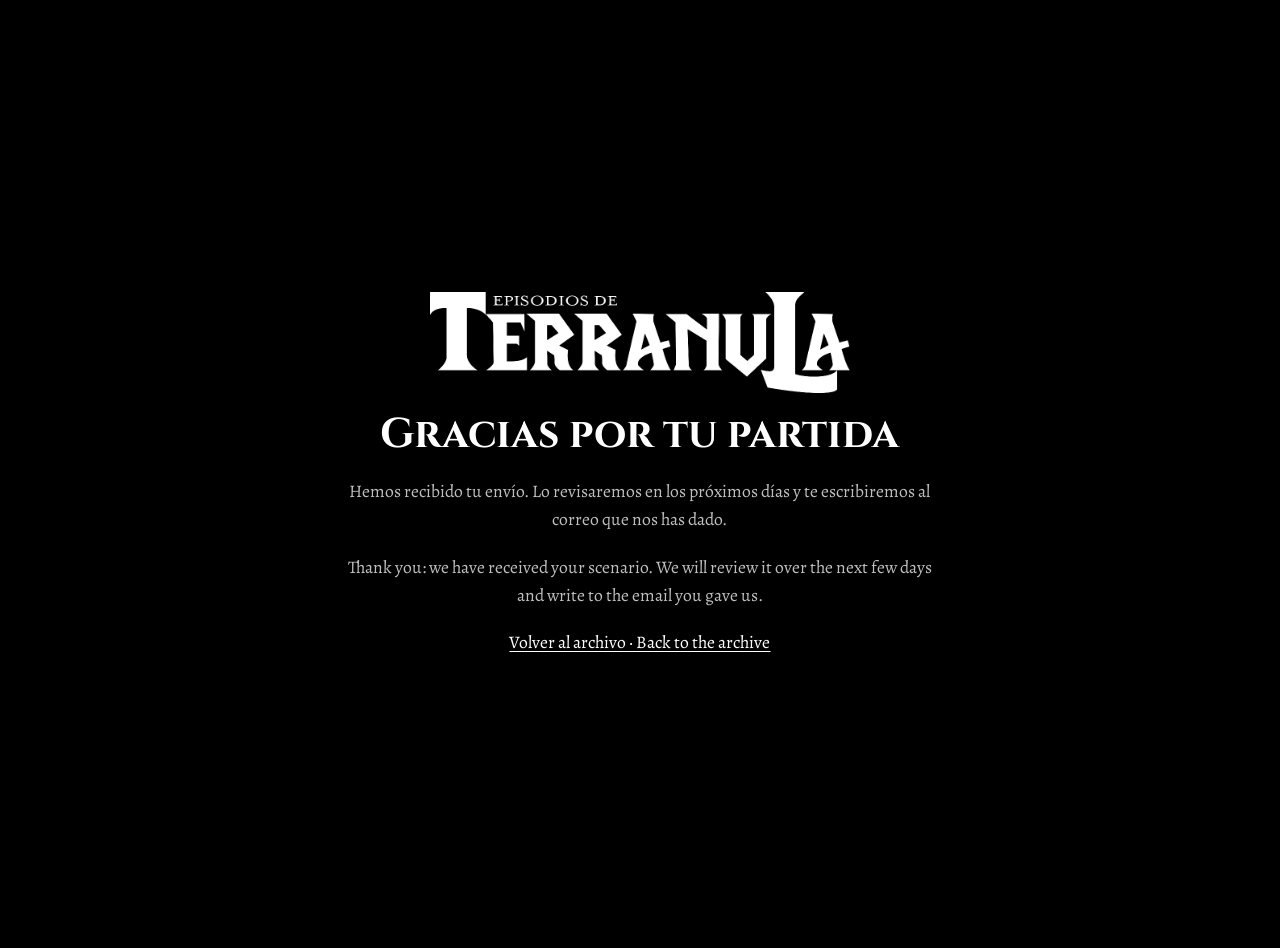
<file: gracias.html>
<!DOCTYPE html>
<html lang="es">
<head>
<meta charset="utf-8">
<meta name="viewport" content="width=device-width,initial-scale=1">
<title>Gracias · Episodios de Terranula</title>
<link rel="icon" type="image/png" href="favicon.png">
<link rel="stylesheet" href="fonts/fonts.css">
<style>
  :root{color-scheme:dark}
  body{margin:0; min-height:100vh; display:grid; place-items:center; background:#000; color:#fff; font:400 1.1rem/1.6 "Alegreya", Georgia, serif; padding:24px}
  main{max-width:34em; display:grid; gap:1.2rem; text-align:center}
  img{width:min(420px,100%); height:auto; margin:0 auto}
  h1{font:700 clamp(1.8rem,5vw,2.6rem)/1.1 "Cinzel", Georgia, serif; margin:0}
  p{margin:0; color:rgba(255,255,255,.75)}
  a{color:#fff; text-underline-offset:.18em}
</style>
</head>
<body>
<main>
  <img src="logo-terranula.png" alt="Episodios de Terranula">
  <h1>Gracias por tu partida</h1>
  <p>Hemos recibido tu envío. Lo revisaremos en los próximos días y te escribiremos al correo que nos has dado.</p>
  <p lang="en">Thank you: we have received your scenario. We will review it over the next few days and write to the email you gave us.</p>
  <p><a href="/">Volver al archivo · Back to the archive</a></p>
</main>
</body>
</html>
</file>
<file: fonts/fonts.css>
/* Tipografías alojadas en la propia web (SIL Open Font License). Sustituyen a Google Fonts para no enviar datos de los visitantes a terceros y para que la aplicación funcione sin conexión. */
/* cinzel-latin-ext-500-normal */
@font-face {
  font-family: 'Cinzel';
  font-style: normal;
  font-display: swap;
  font-weight: 500;
  src: url(./cinzel-latin-ext-500-normal.woff2) format('woff2');
  unicode-range: U+0100-02BA,U+02BD-02C5,U+02C7-02CC,U+02CE-02D7,U+02DD-02FF,U+0304,U+0308,U+0329,U+1D00-1DBF,U+1E00-1E9F,U+1EF2-1EFF,U+2020,U+20A0-20AB,U+20AD-20C0,U+2113,U+2C60-2C7F,U+A720-A7FF;
}
/* cinzel-latin-500-normal */
@font-face {
  font-family: 'Cinzel';
  font-style: normal;
  font-display: swap;
  font-weight: 500;
  src: url(./cinzel-latin-500-normal.woff2) format('woff2');
  unicode-range: U+0000-00FF,U+0131,U+0152-0153,U+02BB-02BC,U+02C6,U+02DA,U+02DC,U+0304,U+0308,U+0329,U+2000-206F,U+20AC,U+2122,U+2191,U+2193,U+2212,U+2215,U+FEFF,U+FFFD;
}
/* cinzel-latin-ext-700-normal */
@font-face {
  font-family: 'Cinzel';
  font-style: normal;
  font-display: swap;
  font-weight: 700;
  src: url(./cinzel-latin-ext-700-normal.woff2) format('woff2');
  unicode-range: U+0100-02BA,U+02BD-02C5,U+02C7-02CC,U+02CE-02D7,U+02DD-02FF,U+0304,U+0308,U+0329,U+1D00-1DBF,U+1E00-1E9F,U+1EF2-1EFF,U+2020,U+20A0-20AB,U+20AD-20C0,U+2113,U+2C60-2C7F,U+A720-A7FF;
}
/* cinzel-latin-700-normal */
@font-face {
  font-family: 'Cinzel';
  font-style: normal;
  font-display: swap;
  font-weight: 700;
  src: url(./cinzel-latin-700-normal.woff2) format('woff2');
  unicode-range: U+0000-00FF,U+0131,U+0152-0153,U+02BB-02BC,U+02C6,U+02DA,U+02DC,U+0304,U+0308,U+0329,U+2000-206F,U+20AC,U+2122,U+2191,U+2193,U+2212,U+2215,U+FEFF,U+FFFD;
}
/* alegreya-latin-ext-400-normal */
@font-face {
  font-family: 'Alegreya';
  font-style: normal;
  font-display: swap;
  font-weight: 400;
  src: url(./alegreya-latin-ext-400-normal.woff2) format('woff2');
  unicode-range: U+0100-02BA,U+02BD-02C5,U+02C7-02CC,U+02CE-02D7,U+02DD-02FF,U+0304,U+0308,U+0329,U+1D00-1DBF,U+1E00-1E9F,U+1EF2-1EFF,U+2020,U+20A0-20AB,U+20AD-20C0,U+2113,U+2C60-2C7F,U+A720-A7FF;
}
/* alegreya-latin-400-normal */
@font-face {
  font-family: 'Alegreya';
  font-style: normal;
  font-display: swap;
  font-weight: 400;
  src: url(./alegreya-latin-400-normal.woff2) format('woff2');
  unicode-range: U+0000-00FF,U+0131,U+0152-0153,U+02BB-02BC,U+02C6,U+02DA,U+02DC,U+0304,U+0308,U+0329,U+2000-206F,U+20AC,U+2122,U+2191,U+2193,U+2212,U+2215,U+FEFF,U+FFFD;
}
/* alegreya-latin-ext-400-italic */
@font-face {
  font-family: 'Alegreya';
  font-style: italic;
  font-display: swap;
  font-weight: 400;
  src: url(./alegreya-latin-ext-400-italic.woff2) format('woff2');
  unicode-range: U+0100-02BA,U+02BD-02C5,U+02C7-02CC,U+02CE-02D7,U+02DD-02FF,U+0304,U+0308,U+0329,U+1D00-1DBF,U+1E00-1E9F,U+1EF2-1EFF,U+2020,U+20A0-20AB,U+20AD-20C0,U+2113,U+2C60-2C7F,U+A720-A7FF;
}
/* alegreya-latin-400-italic */
@font-face {
  font-family: 'Alegreya';
  font-style: italic;
  font-display: swap;
  font-weight: 400;
  src: url(./alegreya-latin-400-italic.woff2) format('woff2');
  unicode-range: U+0000-00FF,U+0131,U+0152-0153,U+02BB-02BC,U+02C6,U+02DA,U+02DC,U+0304,U+0308,U+0329,U+2000-206F,U+20AC,U+2122,U+2191,U+2193,U+2212,U+2215,U+FEFF,U+FFFD;
}
/* alegreya-latin-ext-500-normal */
@font-face {
  font-family: 'Alegreya';
  font-style: normal;
  font-display: swap;
  font-weight: 500;
  src: url(./alegreya-latin-ext-500-normal.woff2) format('woff2');
  unicode-range: U+0100-02BA,U+02BD-02C5,U+02C7-02CC,U+02CE-02D7,U+02DD-02FF,U+0304,U+0308,U+0329,U+1D00-1DBF,U+1E00-1E9F,U+1EF2-1EFF,U+2020,U+20A0-20AB,U+20AD-20C0,U+2113,U+2C60-2C7F,U+A720-A7FF;
}
/* alegreya-latin-500-normal */
@font-face {
  font-family: 'Alegreya';
  font-style: normal;
  font-display: swap;
  font-weight: 500;
  src: url(./alegreya-latin-500-normal.woff2) format('woff2');
  unicode-range: U+0000-00FF,U+0131,U+0152-0153,U+02BB-02BC,U+02C6,U+02DA,U+02DC,U+0304,U+0308,U+0329,U+2000-206F,U+20AC,U+2122,U+2191,U+2193,U+2212,U+2215,U+FEFF,U+FFFD;
}
/* alegreya-latin-ext-700-normal */
@font-face {
  font-family: 'Alegreya';
  font-style: normal;
  font-display: swap;
  font-weight: 700;
  src: url(./alegreya-latin-ext-700-normal.woff2) format('woff2');
  unicode-range: U+0100-02BA,U+02BD-02C5,U+02C7-02CC,U+02CE-02D7,U+02DD-02FF,U+0304,U+0308,U+0329,U+1D00-1DBF,U+1E00-1E9F,U+1EF2-1EFF,U+2020,U+20A0-20AB,U+20AD-20C0,U+2113,U+2C60-2C7F,U+A720-A7FF;
}
/* alegreya-latin-700-normal */
@font-face {
  font-family: 'Alegreya';
  font-style: normal;
  font-display: swap;
  font-weight: 700;
  src: url(./alegreya-latin-700-normal.woff2) format('woff2');
  unicode-range: U+0000-00FF,U+0131,U+0152-0153,U+02BB-02BC,U+02C6,U+02DA,U+02DC,U+0304,U+0308,U+0329,U+2000-206F,U+20AC,U+2122,U+2191,U+2193,U+2212,U+2215,U+FEFF,U+FFFD;
}
/* ibm-plex-mono-latin-ext-400-normal */
@font-face {
  font-family: 'IBM Plex Mono';
  font-style: normal;
  font-display: swap;
  font-weight: 400;
  src: url(./ibm-plex-mono-latin-ext-400-normal.woff2) format('woff2');
  unicode-range: U+0100-02BA,U+02BD-02C5,U+02C7-02CC,U+02CE-02D7,U+02DD-02FF,U+0304,U+0308,U+0329,U+1D00-1DBF,U+1E00-1E9F,U+1EF2-1EFF,U+2020,U+20A0-20AB,U+20AD-20C0,U+2113,U+2C60-2C7F,U+A720-A7FF;
}
/* ibm-plex-mono-latin-400-normal */
@font-face {
  font-family: 'IBM Plex Mono';
  font-style: normal;
  font-display: swap;
  font-weight: 400;
  src: url(./ibm-plex-mono-latin-400-normal.woff2) format('woff2');
  unicode-range: U+0000-00FF,U+0131,U+0152-0153,U+02BB-02BC,U+02C6,U+02DA,U+02DC,U+0304,U+0308,U+0329,U+2000-206F,U+20AC,U+2122,U+2191,U+2193,U+2212,U+2215,U+FEFF,U+FFFD;
}
/* ibm-plex-mono-latin-ext-500-normal */
@font-face {
  font-family: 'IBM Plex Mono';
  font-style: normal;
  font-display: swap;
  font-weight: 500;
  src: url(./ibm-plex-mono-latin-ext-500-normal.woff2) format('woff2');
  unicode-range: U+0100-02BA,U+02BD-02C5,U+02C7-02CC,U+02CE-02D7,U+02DD-02FF,U+0304,U+0308,U+0329,U+1D00-1DBF,U+1E00-1E9F,U+1EF2-1EFF,U+2020,U+20A0-20AB,U+20AD-20C0,U+2113,U+2C60-2C7F,U+A720-A7FF;
}
/* ibm-plex-mono-latin-500-normal */
@font-face {
  font-family: 'IBM Plex Mono';
  font-style: normal;
  font-display: swap;
  font-weight: 500;
  src: url(./ibm-plex-mono-latin-500-normal.woff2) format('woff2');
  unicode-range: U+0000-00FF,U+0131,U+0152-0153,U+02BB-02BC,U+02C6,U+02DA,U+02DC,U+0304,U+0308,U+0329,U+2000-206F,U+20AC,U+2122,U+2191,U+2193,U+2212,U+2215,U+FEFF,U+FFFD;
}
</file>
